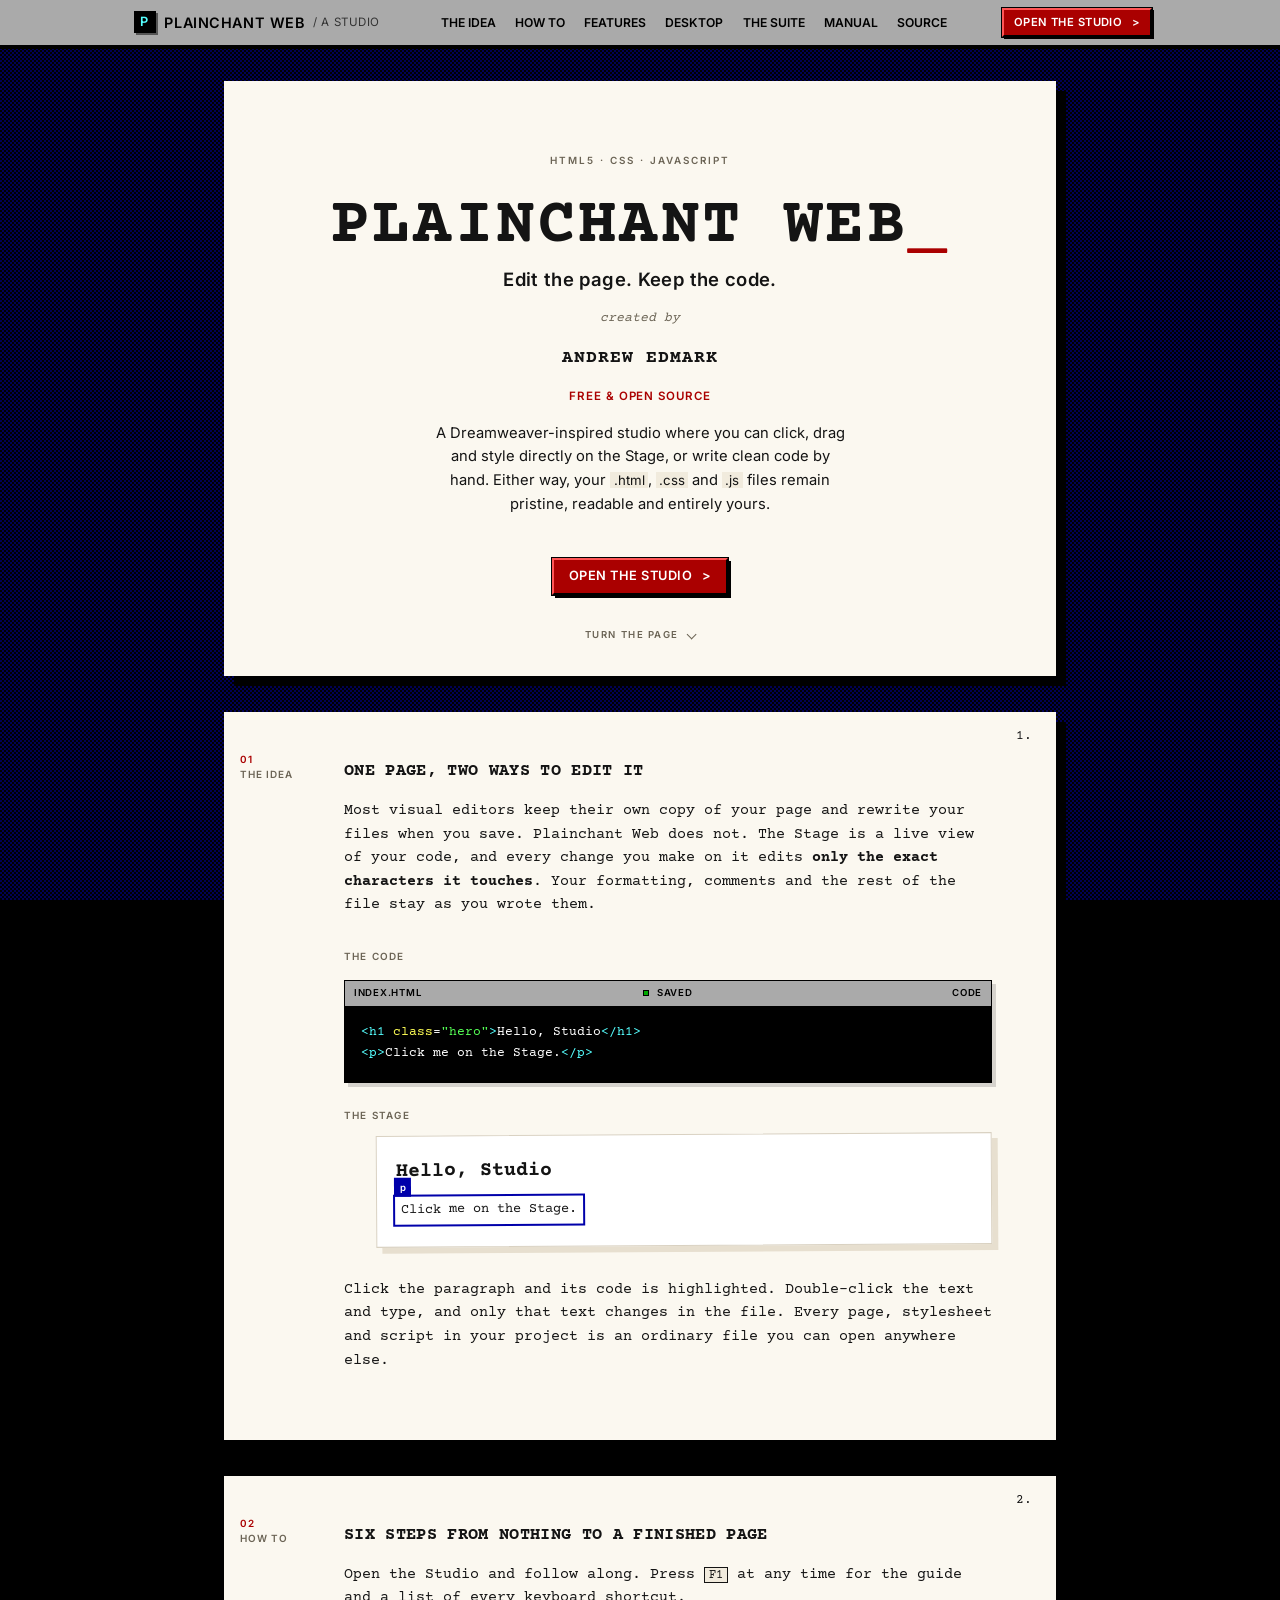
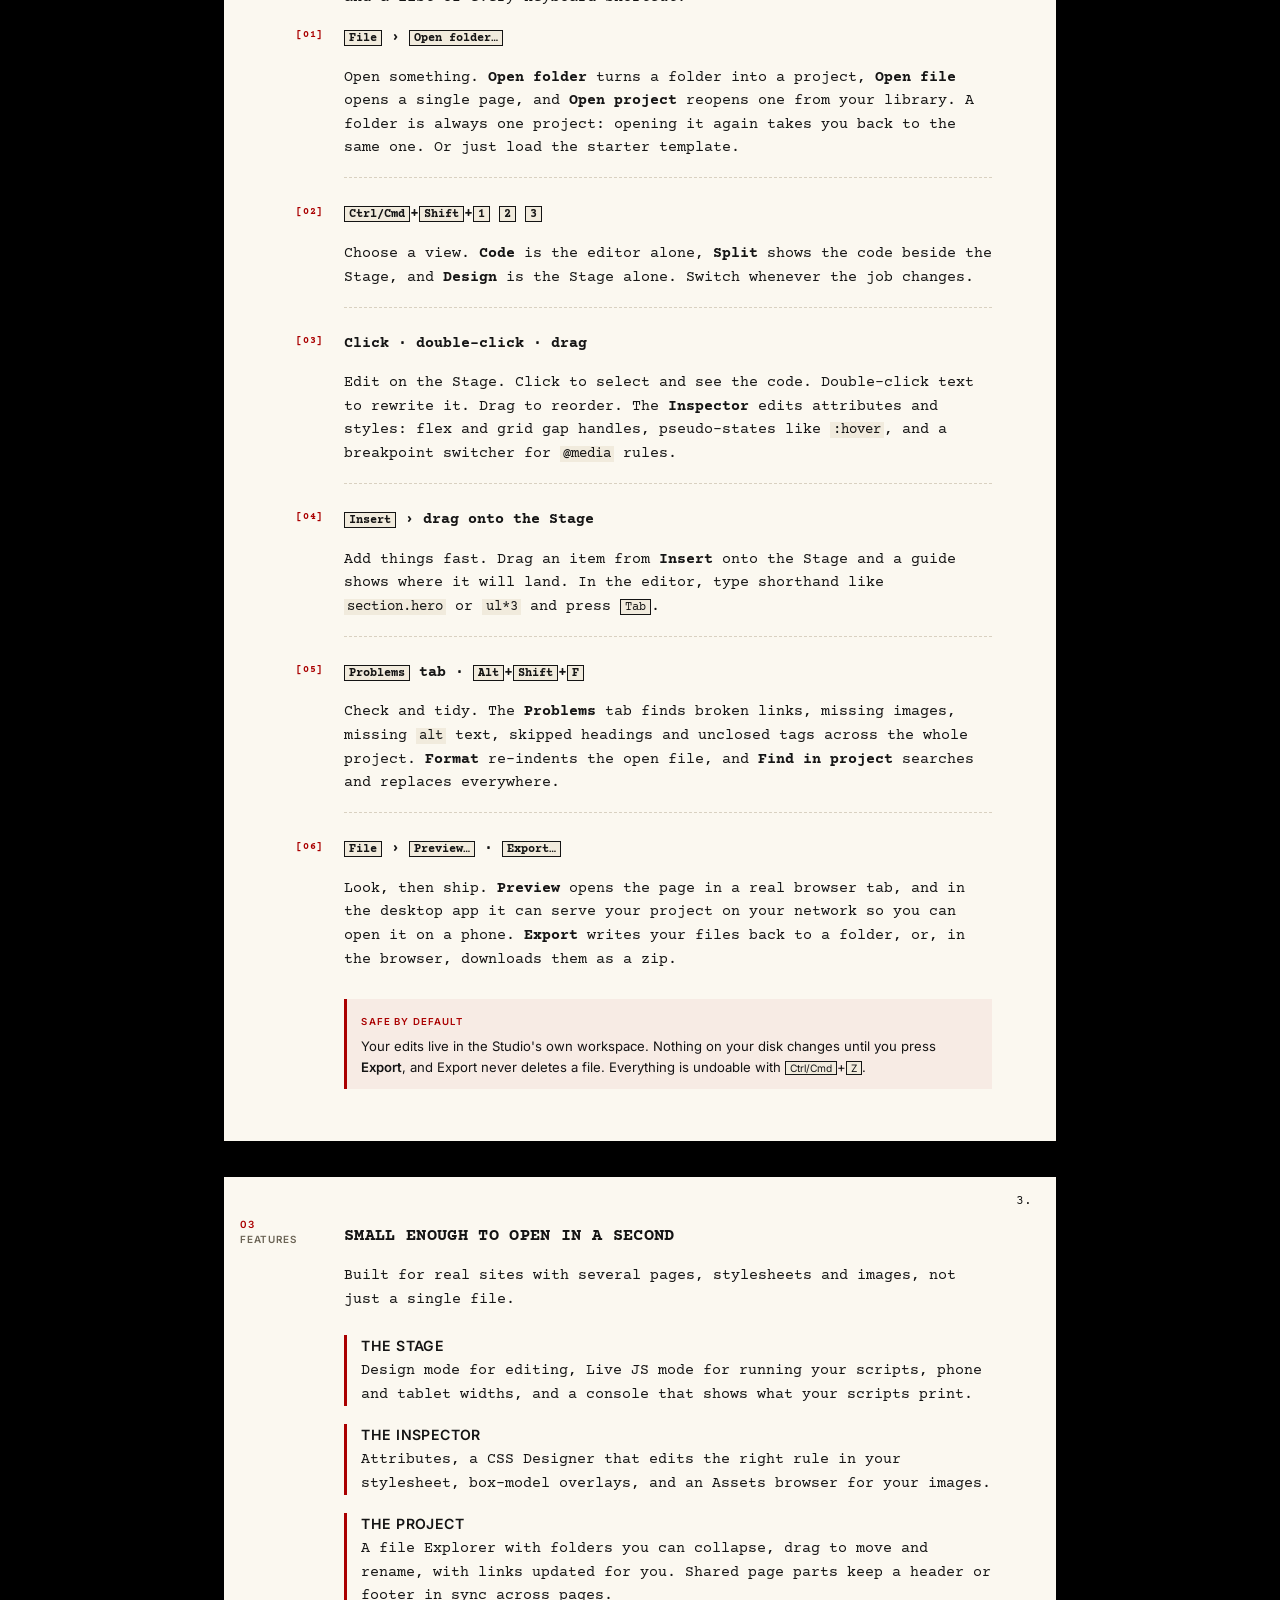
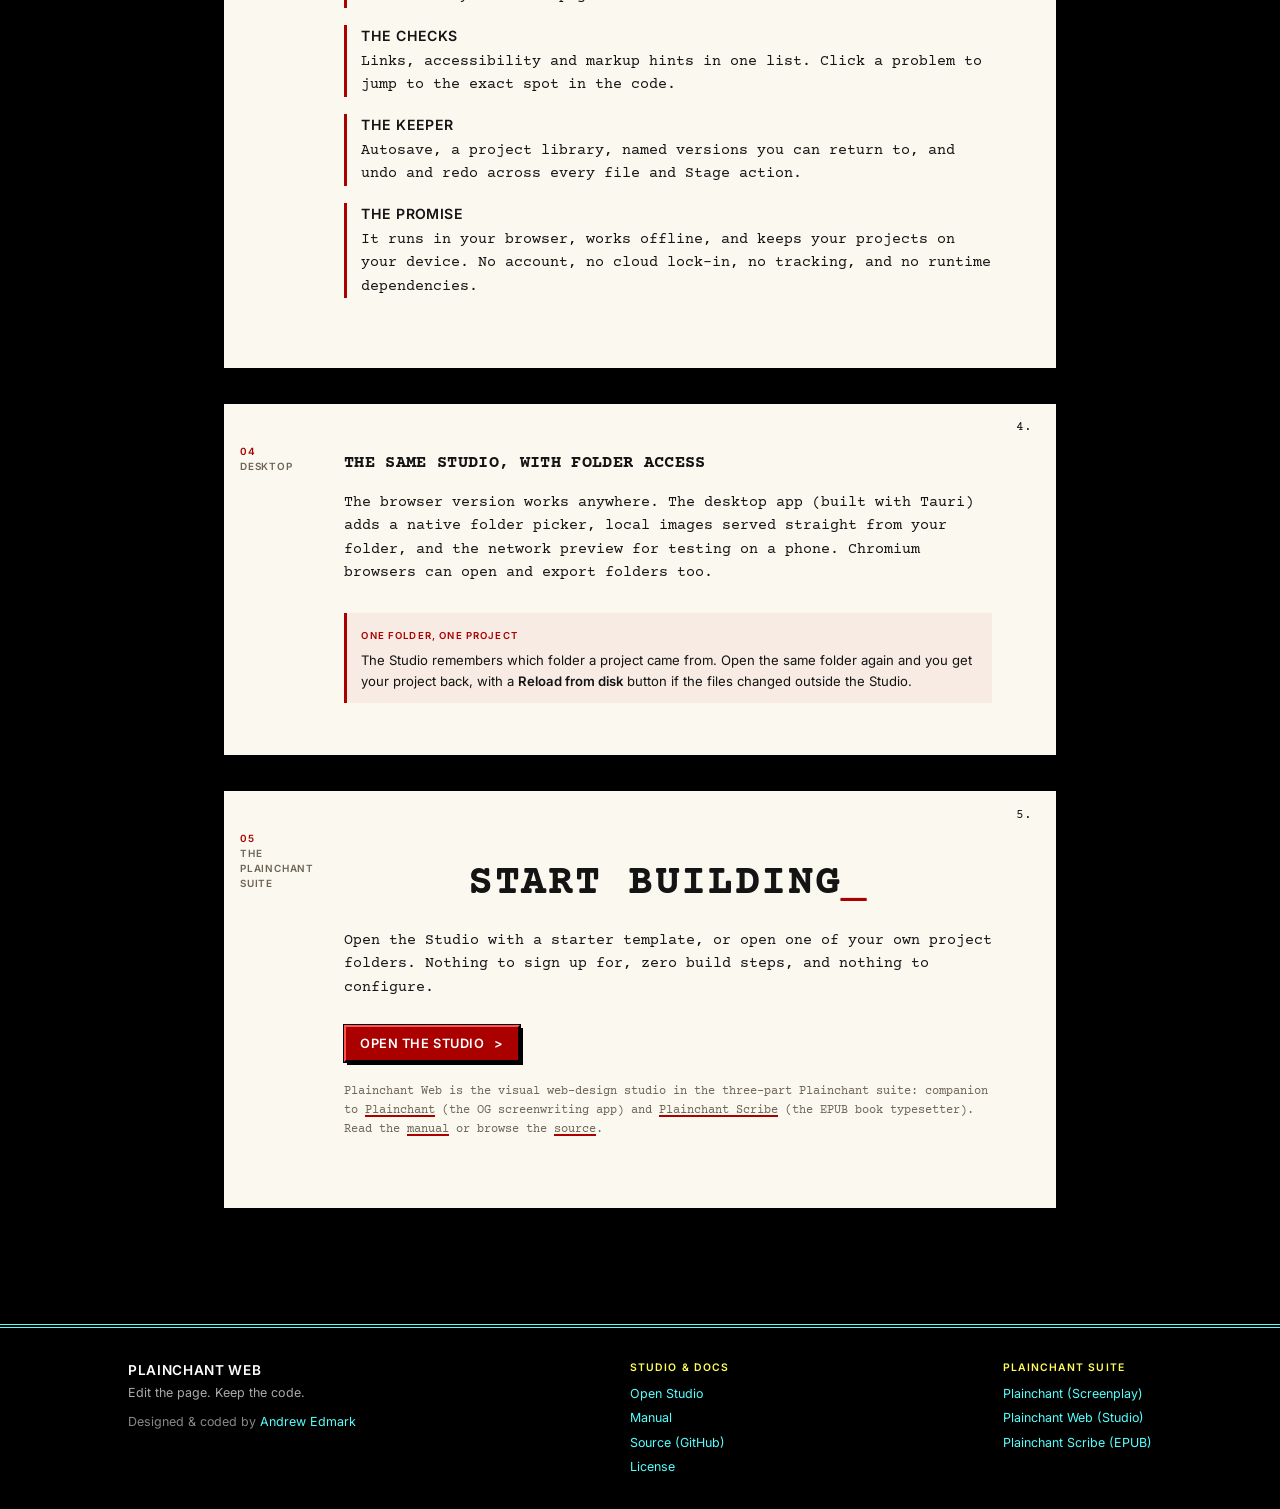
<file: index.html>
<!DOCTYPE html>
<html lang="en">
<head>
    <meta charset="UTF-8">
    <meta name="viewport" content="width=device-width, initial-scale=1.0">
    <title>Plainchant Web: edit the page, keep the code</title>
    <meta name="description" content="A free, offline HTML5, CSS and JavaScript studio. Edit visually on the Stage or in code; your .html, .css and .js files stay the single source of truth.">
    <meta name="author" content="Andrew Edmark">
    <meta name="theme-color" content="#000000">
    <link rel="icon" href="icons/icon.svg" type="image/svg+xml">
    <link rel="apple-touch-icon" href="icons/apple-touch-icon.png">
    <link rel="stylesheet" href="src/home.css">
</head>
<body>
<a class="skip" href="#main">Skip to the guide</a>

<header class="site-head">
    <div class="wrap">
        <a class="brand" href="index.html" aria-label="Plainchant Web home">
            <span class="brand-mark" aria-hidden="true">P</span>
            <span>Plainchant Web</span>
            <small>/ a studio</small>
        </a>
        <nav class="nav" aria-label="Main navigation">
            <a href="#premise">The idea</a>
            <a href="#primer">How to</a>
            <a href="#features">Features</a>
            <a href="#desktop">Desktop</a>
            <a href="#suite">The suite</a>
            <a href="docs/manual.html">Manual</a>
            <a href="https://github.com/aedmark/plainchant-web">Source</a>
        </nav>
        <a class="btn primary" href="app.html">Open the Studio <span aria-hidden="true">&gt;</span></a>
    </div>
</header>

<main id="main" class="desk">
    <article class="script" aria-label="Plainchant Web, a quick guide in five pages">

        <section class="sheet title-sheet" aria-labelledby="title">
            <p class="title-kicker">HTML5 · CSS · JavaScript</p>
            <h1 id="title">Plainchant Web<span class="cursor" aria-hidden="true">_</span></h1>
            <p class="title-tagline">Edit the page. Keep the code.</p>
            <p class="title-by">created by</p>
            <p class="title-author">Andrew Edmark</p>
            <p class="title-meta"><span>Free &amp; Open Source</span></p>
            <p class="title-lede">A Dreamweaver-inspired studio where you can click, drag and style directly on the Stage, or write clean code by hand. Either way, your <code>.html</code>, <code>.css</code> and <code>.js</code> files remain pristine, readable and entirely yours.</p>
            <p class="title-action"><a class="btn primary" href="app.html">Open the Studio <span aria-hidden="true">&gt;</span></a></p>

            <p class="title-turn" aria-hidden="true">Turn the page <span></span></p>
        </section>

        <section class="sheet" id="premise" aria-labelledby="premise-title">
            <span class="page-number" aria-hidden="true">1.</span>
            <p class="page-label"><span>01</span> The idea</p>
            <h2 class="scene" id="premise-title">One page, two ways to edit it</h2>
            <p class="action">Most visual editors keep their own copy of your page and rewrite your files when you save. Plainchant Web does not. The Stage is a live view of your code, and every change you make on it edits <b>only the exact characters it touches</b>. Your formatting, comments and the rest of the file stay as you wrote them.</p>

            <figure class="demo">
                <p class="demo-label">The code</p>
                <div class="code-view">
                    <p class="code-bar"><span>index.html</span><span class="code-status"><i aria-hidden="true"></i> Saved</span><span>Code</span></p>
                    <pre class="code-body"><span class="c-tag">&lt;h1</span> <span class="c-attr">class</span>=<span class="c-str">"hero"</span><span class="c-tag">&gt;</span>Hello, Studio<span class="c-tag">&lt;/h1&gt;</span>
<span class="c-tag">&lt;p&gt;</span>Click me on the Stage.<span class="c-tag">&lt;/p&gt;</span></pre>
                </div>
                <p class="demo-label">The Stage</p>
                <div class="stage-view" role="img" aria-label="The same two lines drawn as a web page, with the paragraph selected and its tag name shown on a small badge.">
                    <h3>Hello, Studio</h3>
                    <p class="selected"><span class="badge">p</span>Click me on the Stage.</p>
                </div>
            </figure>

            <p class="action">Click the paragraph and its code is highlighted. Double-click the text and type, and only that text changes in the file. Every page, stylesheet and script in your project is an ordinary file you can open anywhere else.</p>
        </section>

        <section class="sheet" id="primer" aria-labelledby="primer-title">
            <span class="page-number" aria-hidden="true">2.</span>
            <p class="page-label"><span>02</span> How to</p>
            <h2 class="scene" id="primer-title">Six steps from nothing to a finished page</h2>
            <p class="action">Open the Studio and follow along. Press <kbd>F1</kbd> at any time for the guide and a list of every keyboard shortcut.</p>

            <div class="lesson">
                <span class="lesson-index" aria-hidden="true">01</span>
                <p class="sample-key"><kbd>File</kbd> &rsaquo; <kbd>Open folder…</kbd></p>
                <p class="action">Open something. <b>Open folder</b> turns a folder into a project, <b>Open file</b> opens a single page, and <b>Open project</b> reopens one from your library. A folder is always one project: opening it again takes you back to the same one. Or just load the starter template.</p>
            </div>

            <div class="lesson">
                <span class="lesson-index" aria-hidden="true">02</span>
                <p class="sample-key"><kbd>Ctrl/Cmd</kbd>+<kbd>Shift</kbd>+<kbd>1</kbd> <kbd>2</kbd> <kbd>3</kbd></p>
                <p class="action">Choose a view. <b>Code</b> is the editor alone, <b>Split</b> shows the code beside the Stage, and <b>Design</b> is the Stage alone. Switch whenever the job changes.</p>
            </div>

            <div class="lesson">
                <span class="lesson-index" aria-hidden="true">03</span>
                <p class="sample-key">Click &middot; double-click &middot; drag</p>
                <p class="action">Edit on the Stage. Click to select and see the code. Double-click text to rewrite it. Drag to reorder. The <b>Inspector</b> edits attributes and styles: flex and grid gap handles, pseudo-states like <code>:hover</code>, and a breakpoint switcher for <code>@media</code> rules.</p>
            </div>

            <div class="lesson">
                <span class="lesson-index" aria-hidden="true">04</span>
                <p class="sample-key"><kbd>Insert</kbd> &rsaquo; drag onto the Stage</p>
                <p class="action">Add things fast. Drag an item from <b>Insert</b> onto the Stage and a guide shows where it will land. In the editor, type shorthand like <code>section.hero</code> or <code>ul*3</code> and press <kbd>Tab</kbd>.</p>
            </div>

            <div class="lesson">
                <span class="lesson-index" aria-hidden="true">05</span>
                <p class="sample-key"><kbd>Problems</kbd> tab &middot; <kbd>Alt</kbd>+<kbd>Shift</kbd>+<kbd>F</kbd></p>
                <p class="action">Check and tidy. The <b>Problems</b> tab finds broken links, missing images, missing <code>alt</code> text, skipped headings and unclosed tags across the whole project. <b>Format</b> re-indents the open file, and <b>Find in project</b> searches and replaces everywhere.</p>
            </div>

            <div class="lesson">
                <span class="lesson-index" aria-hidden="true">06</span>
                <p class="sample-key"><kbd>File</kbd> &rsaquo; <kbd>Preview…</kbd> &middot; <kbd>Export…</kbd></p>
                <p class="action">Look, then ship. <b>Preview</b> opens the page in a real browser tab, and in the desktop app it can serve your project on your network so you can open it on a phone. <b>Export</b> writes your files back to a folder, or, in the browser, downloads them as a zip.</p>
            </div>

            <aside class="margin-note">
                <span class="note-tag">Safe by default</span>
                <p>Your edits live in the Studio's own workspace. Nothing on your disk changes until you press <b>Export</b>, and Export never deletes a file. Everything is undoable with <kbd>Ctrl/Cmd</kbd>+<kbd>Z</kbd>.</p>
            </aside>
        </section>

        <section class="sheet" id="features" aria-labelledby="features-title">
            <span class="page-number" aria-hidden="true">3.</span>
            <p class="page-label"><span>03</span> Features</p>
            <h2 class="scene" id="features-title">Small enough to open in a second</h2>
            <p class="action">Built for real sites with several pages, stylesheets and images, not just a single file.</p>

            <dl class="features">
                <div class="feature">
                    <dt>The Stage</dt>
                    <dd>Design mode for editing, Live JS mode for running your scripts, phone and tablet widths, and a console that shows what your scripts print.</dd>
                </div>
                <div class="feature">
                    <dt>The Inspector</dt>
                    <dd>Attributes, a CSS Designer that edits the right rule in your stylesheet, box-model overlays, and an Assets browser for your images.</dd>
                </div>
                <div class="feature">
                    <dt>The Project</dt>
                    <dd>A file Explorer with folders you can collapse, drag to move and rename, with links updated for you. Shared page parts keep a header or footer in sync across pages.</dd>
                </div>
                <div class="feature">
                    <dt>The Checks</dt>
                    <dd>Links, accessibility and markup hints in one list. Click a problem to jump to the exact spot in the code.</dd>
                </div>
                <div class="feature">
                    <dt>The Keeper</dt>
                    <dd>Autosave, a project library, named versions you can return to, and undo and redo across every file and Stage action.</dd>
                </div>
                <div class="feature">
                    <dt>The Promise</dt>
                    <dd>It runs in your browser, works offline, and keeps your projects on your device. No account, no cloud lock-in, no tracking, and no runtime dependencies.</dd>
                </div>
            </dl>
        </section>

        <section class="sheet" id="desktop" aria-labelledby="desktop-title">
            <span class="page-number" aria-hidden="true">4.</span>
            <p class="page-label"><span>04</span> Desktop</p>
            <h2 class="scene" id="desktop-title">The same studio, with folder access</h2>
            <p class="action">The browser version works anywhere. The desktop app (built with Tauri) adds a native folder picker, local images served straight from your folder, and the network preview for testing on a phone. Chromium browsers can open and export folders too.</p>
            <aside class="margin-note">
                <span class="note-tag">One folder, one project</span>
                <p>The Studio remembers which folder a project came from. Open the same folder again and you get your project back, with a <b>Reload from disk</b> button if the files changed outside the Studio.</p>
            </aside>
        </section>

        <section class="sheet" id="suite" aria-labelledby="end-title">
            <span class="page-number" aria-hidden="true">5.</span>
            <p class="page-label"><span>05</span> The Plainchant Suite</p>
            <h2 class="end-title" id="end-title">Start building<span class="cursor" aria-hidden="true">_</span></h2>
            <p class="action">Open the Studio with a starter template, or open one of your own project folders. Nothing to sign up for, zero build steps, and nothing to configure.</p>
            <p class="title-action"><a class="btn primary" href="app.html">Open the Studio <span aria-hidden="true">&gt;</span></a></p>
            <p class="action small">Plainchant Web is the visual web-design studio in the three-part Plainchant suite: companion to <a href="https://github.com/aedmark/plainchant">Plainchant</a> (the OG screenwriting app) and <a href="https://github.com/aedmark/plainchant-scribe">Plainchant Scribe</a> (the EPUB book typesetter). Read the <a href="docs/manual.html">manual</a> or browse the <a href="https://github.com/aedmark/plainchant-web">source</a>.</p>
        </section>
    </article>
</main>

<footer class="site-foot">
    <div class="wrap">
        <div class="foot-col">
            <p class="foot-brand">Plainchant Web <span>Edit the page. Keep the code.</span></p>
            <p class="foot-credit">Designed &amp; coded by <a href="https://github.com/aedmark/">Andrew Edmark</a></p>
        </div>
        <div class="foot-links-group">
            <span class="foot-group-label">Studio &amp; Docs</span>
            <a href="app.html">Open Studio</a>
            <a href="docs/manual.html">Manual</a>
            <a href="https://github.com/aedmark/plainchant-web">Source (GitHub)</a>
            <a href="LICENSE">License</a>
        </div>
        <div class="foot-links-group">
            <span class="foot-group-label">Plainchant Suite</span>
            <a href="https://github.com/aedmark/plainchant">Plainchant (Screenplay)</a>
            <a href="index.html">Plainchant Web (Studio)</a>
            <a href="https://github.com/aedmark/plainchant-scribe">Plainchant Scribe (EPUB)</a>
        </div>
    </div>
</footer>
</body>
</html>
</file>
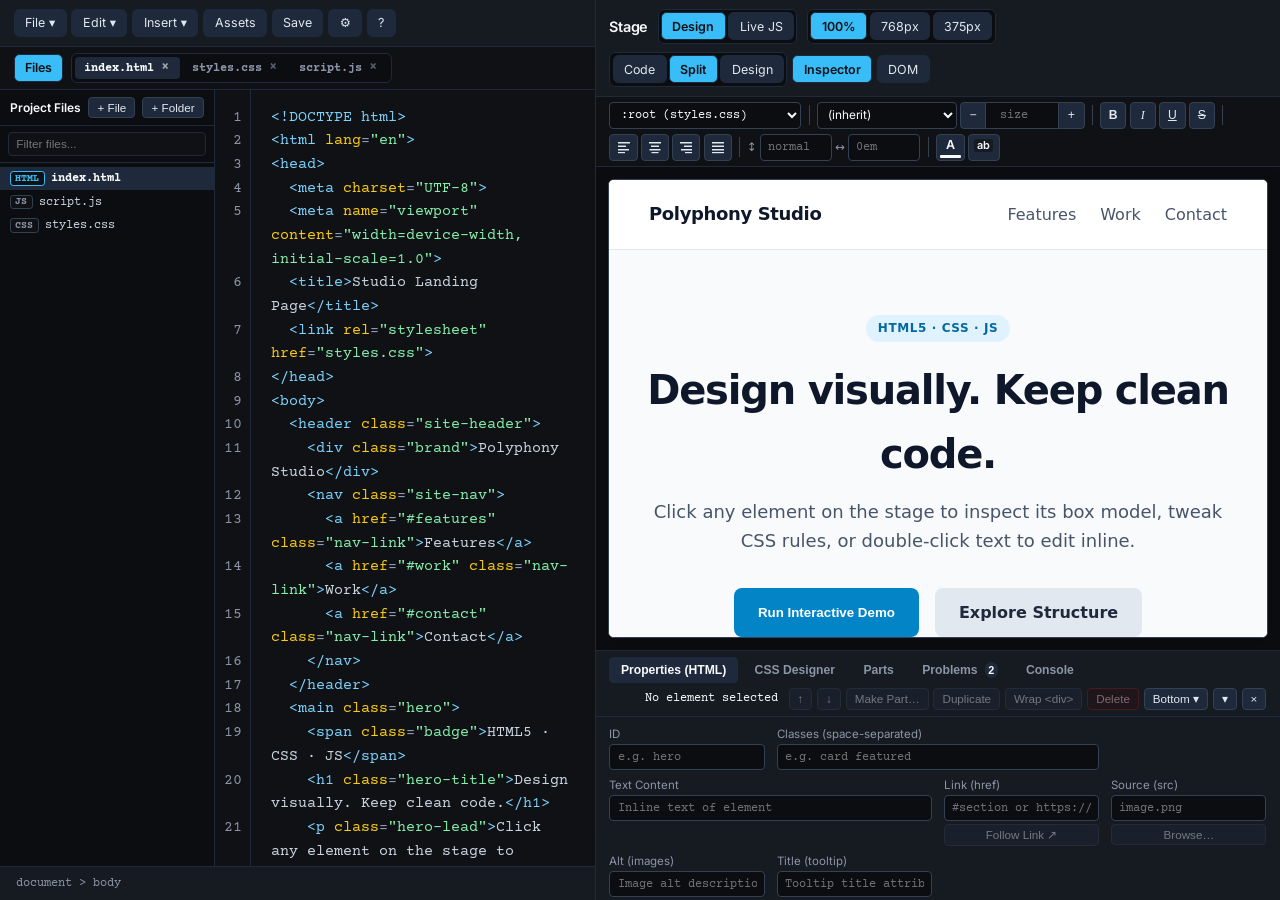
<file: app.html>
<!DOCTYPE html>
<html lang="en">
<head>
    <meta charset="UTF-8">
    <meta name="viewport"
          content="width=device-width, initial-scale=1.0, viewport-fit=cover, interactive-widget=resizes-content">
    <title>Plainchant Web: WYSIWYG HTML5, CSS &amp; JS Studio</title>
    <meta name="description"
          content="Dreamweaver-inspired HTML5, CSS, and JavaScript WYSIWYG studio: edit code and visual design in harmony.">
    <meta name="theme-color" content="#0f1115">
    <meta name="apple-mobile-web-app-title" content="Plainchant Web">
    <link rel="icon" href="icons/icon.svg" type="image/svg+xml">
    <link rel="apple-touch-icon" href="icons/apple-touch-icon.png">
    <link rel="stylesheet" href="src/styles.css">
</head>
<body data-view="write" data-panes="both">

<div class="mobile-bar">
    <div class="seg" role="group" aria-label="View">
        <button id="tabWrite" type="button" aria-pressed="true">Code</button>
        <button id="tabPreview" type="button" aria-pressed="false">Stage</button>
    </div>
    <button id="menuBtn" type="button" class="btn menu-btn" aria-label="Menu" aria-haspopup="true"
            aria-expanded="false">
        <svg width="20" height="20" viewBox="0 0 20 20" fill="currentColor" aria-hidden="true">
            <circle cx="4" cy="10" r="1.75"/>
            <circle cx="10" cy="10" r="1.75"/>
            <circle cx="16" cy="10" r="1.75"/>
        </svg>
    </button>
</div>

<div class="pane-void" role="main" aria-label="Code Editor">
    <div class="header">
        <div class="button-group">
            <div class="menu-wrap">
                <button id="fileMenuBtn" type="button" class="btn" aria-haspopup="true" aria-expanded="false" aria-controls="fileMenuPanel" title="Projects, folders, export, and preview">File &#9662;</button>
                <div id="fileMenuPanel" class="menu-panel" role="menu" aria-label="File" hidden>
                    <button id="newBtn" type="button" class="menu-item" role="menuitem" title="Start a blank project"><span>New project</span></button>
                    <button id="openFileBtn" type="button" class="menu-item" role="menuitem" title="Open a single .html, .css, or .js file as its own project"><span>Open file&hellip;</span></button>
                    <button id="folderBtn" type="button" class="menu-item" role="menuitem" title="Open a folder as a project (a folder that is already a project opens that project)"><span>Open folder&hellip;</span></button>
                    <button id="libraryBtn" type="button" class="menu-item" role="menuitem" title="Open a project from your library"><span>Open project&hellip;</span></button>
                    <button id="exportBtn" type="button" class="menu-item" role="menuitem" title="Export project to disk or bundle"><span>Export&hellip;</span></button>
                    <button id="previewBtn" type="button" class="menu-item" role="menuitem" title="Preview the project in a real browser or on a phone"><span>Preview&hellip;</span></button>
                </div>
            </div>
            <div class="menu-wrap">
                <button id="editMenuBtn" type="button" class="btn" aria-haspopup="true" aria-expanded="false" aria-controls="editMenuPanel" title="Undo, redo, copy, format, and find">Edit &#9662;</button>
                <div id="editMenuPanel" class="menu-panel" role="menu" aria-label="Edit" hidden>
                    <button id="undoBtn" type="button" class="menu-item" role="menuitem" title="Undo (Ctrl/Cmd+Z)" disabled><span>Undo</span><kbd>Ctrl/Cmd+Z</kbd></button>
                    <button id="redoBtn" type="button" class="menu-item" role="menuitem" title="Redo (Ctrl/Cmd+Shift+Z or Ctrl+Y)" disabled><span>Redo</span><kbd>Ctrl/Cmd+Shift+Z</kbd></button>
                    <div class="menu-sep" role="separator"></div>
                    <button id="copyBtn" type="button" class="menu-item" role="menuitem" title="Copy current file"><span>Copy file</span></button>
                    <button id="formatBtn" type="button" class="menu-item" role="menuitem" title="Re-indent and tidy the open HTML, CSS, or JS file"><span>Format file</span><kbd>Alt+Shift+F</kbd></button>
                    <button id="menuFindBtn" type="button" class="menu-item" role="menuitem" title="Find in the open file"><span>Find&hellip;</span><kbd>Ctrl/Cmd+F</kbd></button>
                    <button id="menuReplaceBtn" type="button" class="menu-item" role="menuitem" title="Find and replace in the open file"><span>Replace&hellip;</span><kbd>Ctrl/Cmd+H</kbd></button>
                    <button id="menuFindProjectBtn" type="button" class="menu-item" role="menuitem" title="Find and replace across the project"><span>Find in project&hellip;</span><kbd>Ctrl/Cmd+Shift+F</kbd></button>
                </div>
            </div>
            <div class="insert-dropdown-wrap">
                <button id="insertMenuBtn" type="button" class="btn" aria-haspopup="true" aria-expanded="false" title="Insert HTML5 Element (click an item, or drag it onto the Design Stage)">Insert &#9662;</button>
                <div id="insertMenu" class="insert-bar insert-dropdown" role="menu" aria-label="Insert HTML5 Element" hidden>
                    <button type="button" class="ins-btn" role="menuitem" data-insert="section" title="Insert &lt;section&gt;"><span>Section</span><code>&lt;section&gt;</code></button>
                    <button type="button" class="ins-btn" role="menuitem" data-insert="article" title="Insert &lt;article class='card'&gt;"><span>Card</span><code>&lt;article&gt;</code></button>
                    <button type="button" class="ins-btn" role="menuitem" data-insert="flex" title="Insert Flex Row"><span>Flex Row</span><code>.flex-row</code></button>
                    <button type="button" class="ins-btn" role="menuitem" data-insert="grid" title="Insert 3-Column Grid"><span>3-Col Grid</span><code>.grid-3</code></button>
                    <button type="button" class="ins-btn" role="menuitem" data-insert="div" title="Insert &lt;div&gt;"><span>Container</span><code>&lt;div&gt;</code></button>
                    <button type="button" class="ins-btn" role="menuitem" data-insert="heading" title="Insert &lt;h2&gt;"><span>Heading</span><code>&lt;h2&gt;</code></button>
                    <button type="button" class="ins-btn" role="menuitem" data-insert="paragraph" title="Insert &lt;p&gt;"><span>Paragraph</span><code>&lt;p&gt;</code></button>
                    <button type="button" class="ins-btn" role="menuitem" data-insert="button" title="Insert &lt;button&gt;"><span>Button</span><code>&lt;button&gt;</code></button>
                    <button type="button" class="ins-btn" role="menuitem" data-insert="link" title="Insert &lt;a&gt;"><span>Link</span><code>&lt;a&gt;</code></button>
                    <button type="button" class="ins-btn" role="menuitem" data-insert="image" title="Insert &lt;img&gt;"><span>Image</span><code>&lt;img&gt;</code></button>
                    <button type="button" class="ins-btn" role="menuitem" data-insert="list" title="Insert &lt;ul&gt;"><span>List</span><code>&lt;ul&gt;</code></button>
                    <button type="button" class="ins-btn" role="menuitem" data-insert="form" title="Insert &lt;form&gt;"><span>Form</span><code>&lt;form&gt;</code></button>
                </div>
            </div>
            <button id="assetsBtn" type="button" class="btn" title="Browse and add the project's images">Assets</button>
            <button id="saveBtn" type="button" class="btn" title="Save project to Studio workspace (Ctrl/Cmd+S)">Save</button>
            <button id="settingsBtn" type="button" class="btn help-btn" aria-label="Settings" title="Settings">
                <span class="txt-short" aria-hidden="true">&#9881;</span><span class="txt-long">Settings</span>
            </button>
            <button id="helpBtn" type="button" class="btn help-btn" aria-label="Help" title="Help (F1)">
                <span class="txt-short" aria-hidden="true">?</span><span class="txt-long">Help</span>
            </button>
        </div>
    </div>

    <div class="tab-strip">
        <button id="toggleExplorerBtn" type="button" class="btn explorer-toggle" aria-pressed="true" title="Toggle Project File Explorer">Files</button>
        <div id="fileTabs" class="file-tabs" role="tablist" aria-label="Open files">
            <button type="button" class="file-tab" role="tab" data-file="index.html" data-tab="html" aria-selected="true">index.html</button>
            <button type="button" class="file-tab" role="tab" data-file="styles.css" data-tab="css" aria-selected="false">styles.css</button>
            <button type="button" class="file-tab" role="tab" data-file="script.js" data-tab="js" aria-selected="false">script.js</button>
        </div>
    </div>

    <div id="file-bar" class="file-bar" role="region" aria-label="Imported project workspace" hidden>
        <span id="fileBarText" aria-live="polite"></span>
        <span class="file-bar-actions">
            <button type="button" class="mini" id="fileReloadBtn" title="Replace the Studio copy with the files now on disk (undoable)" hidden>Reload from disk</button>
            <button type="button" class="mini" id="fileSyncNowBtn" title="Open Export dialog to write changes back to disk">Export to Disk&hellip;</button>
            <button type="button" class="mini" id="fileUnlinkBtn" title="Detach source folder reference">Detach</button>
        </span>
    </div>

    <div id="findBar" class="find-bar" role="search" aria-label="Find and replace in the current file" hidden>
        <input type="text" id="findInput" placeholder="Find" aria-label="Find" autocomplete="off" spellcheck="false">
        <button type="button" class="mini" id="findCaseBtn" aria-pressed="false" title="Match case">Aa</button>
        <button type="button" class="mini" id="findScopeBtn" aria-pressed="false" title="Search every file in the project (Ctrl/Cmd+Shift+F)">Project</button>
        <span id="findCount" class="find-count" aria-live="polite"></span>
        <button type="button" class="mini" id="findPrevBtn" title="Previous match (Shift+Enter)">&uarr;</button>
        <button type="button" class="mini" id="findNextBtn" title="Next match (Enter)">&darr;</button>
        <input type="text" id="replaceInput" placeholder="Replace" aria-label="Replace with" autocomplete="off" spellcheck="false">
        <button type="button" class="mini" id="replaceBtn" title="Replace the current match (Enter in the Replace box)">Replace</button>
        <button type="button" class="mini" id="replaceAllBtn" title="Replace every match in this file">Replace All</button>
        <button type="button" class="mini" id="findCloseBtn" aria-label="Close find bar" title="Close (Esc)">&times;</button>
    </div>

    <div id="findResults" class="find-results" hidden>
        <div class="find-results-head">
            <span id="findResultsSummary" aria-live="polite"></span>
        </div>
        <div id="findResultsList" class="find-results-list"></div>
    </div>

    <div class="workspace-body">
        <aside id="fileExplorer" class="file-explorer" aria-label="Project File Explorer">
            <div class="explorer-header">
                <span id="explorerTitle" class="explorer-title">Project Files</span>
                <button type="button" id="newFileBtn" class="mini" title="Create a new file in this project">+ File</button>
                <button type="button" id="newFolderBtn" class="mini" title="Create a new folder in this project">+ Folder</button>
            </div>
            <div class="explorer-search-wrap">
                <input type="search" id="explorerFilter" class="explorer-search" placeholder="Filter files..." aria-label="Filter project files" autocomplete="off">
            </div>
            <div id="explorerTree" class="explorer-tree" role="tree" aria-label="Files in project"></div>
        </aside>
        <div class="editor-wrap">
            <div id="editorGutter" class="editor-gutter" aria-hidden="true"></div>
            <textarea id="editor" aria-label="Source code" spellcheck="false"
                      placeholder="Type HTML, CSS, or JavaScript here..."></textarea>
        </div>
    </div>

    <div class="element-bar" role="toolbar" aria-label="DOM Path and Suggestions">
        <div id="breadcrumbBar" class="breadcrumb-bar" role="navigation" aria-label="Tag selector">
            <span class="crumb-empty">body</span>
        </div>
        <div class="suggestions" role="group" aria-label="Code suggestions" hidden></div>
        <p id="suggestSay" class="sr-only" role="status" aria-live="polite"></p>
    </div>
</div>

<div class="pane-canvas" role="region" aria-label="Design and Live Stage">
    <div class="header">
        <div class="stage-header-left">
            <h2>Stage</h2>
            <div class="mode-switch" role="group" aria-label="Stage Mode">
                <button type="button" id="modeDesignBtn" class="mode-btn" data-mode="design" aria-pressed="true"
                        title="Design Mode: click elements to inspect, double-click text to edit inline">Design
                </button>
                <button type="button" id="modeLiveBtn" class="mode-btn" data-mode="live" aria-pressed="false"
                        title="Live Mode: run interactive JavaScript and test links">Live JS
                </button>
            </div>
            <div class="viewport-switch" role="group" aria-label="Viewport size">
                <button type="button" class="vp-btn" data-vp="full" aria-pressed="true" title="Full responsive width">100%</button>
                <button type="button" class="vp-btn" data-vp="tablet" aria-pressed="false" title="Tablet (768px)">768px</button>
                <button type="button" class="vp-btn" data-vp="mobile" aria-pressed="false" title="Mobile (375px)">375px</button>
            </div>
        </div>
        <div class="canvas-tools">
            <div id="panesSwitch" class="panes-switch" role="group" aria-label="Workspace Layout">
                <button type="button" data-panes="write" aria-pressed="false" aria-label="Code only"
                        title="Code view only (Ctrl/Cmd+Shift+1)">Code
                </button>
                <button type="button" data-panes="both" aria-pressed="true" aria-label="Split Code and Stage"
                        title="Split view (Ctrl/Cmd+Shift+2)">Split
                </button>
                <button type="button" data-panes="preview" aria-pressed="false" aria-label="Stage only"
                        title="Design/Live Stage only (Ctrl/Cmd+Shift+3)">Design
                </button>
            </div>
            <button type="button" id="inspectorToggleBtn" class="canvas-btn" aria-pressed="true"
                    title="Toggle Properties &amp; CSS Designer panel">Inspector
            </button>
            <button type="button" id="outlineBtn" class="canvas-btn" aria-haspopup="dialog"
                    title="DOM Tree &amp; Element Outline">DOM
            </button>
        </div>
    </div>

    <div id="styleToolbar" class="style-toolbar" role="toolbar" aria-label="Text and CSS formatting">
        <div class="tb-group tb-target-group">
            <select id="tbCssTarget" class="tb-select tb-target" aria-label="Target CSS rule or inline style" title="Rule or inline style edited by these controls"></select>
            <button type="button" id="tbScopeBadge" class="tb-scope" title="Active breakpoint or pseudo-state — click to open CSS Designer" hidden></button>
        </div>
        <span class="tb-sep" aria-hidden="true"></span>
        <div class="tb-group">
            <select id="tbFontFamily" class="tb-select tb-font" aria-label="Font family" title="Font family">
                <option value="">(inherit)</option>
            </select>
            <div class="tb-stepper">
                <button type="button" id="tbFontDec" class="tb-btn tb-step" title="Decrease font size" aria-label="Decrease font size">&minus;</button>
                <input type="text" id="tbFontSize" class="tb-input tb-size" list="fontSizePresets" placeholder="size" aria-label="Font size" title="Font size (px, rem, em)" autocomplete="off">
                <button type="button" id="tbFontInc" class="tb-btn tb-step" title="Increase font size" aria-label="Increase font size">+</button>
            </div>
        </div>
        <span class="tb-sep" aria-hidden="true"></span>
        <div class="tb-group" role="group" aria-label="Font style">
            <button type="button" id="tbBold" class="tb-btn tb-b" aria-pressed="false" title="Bold (font-weight)">B</button>
            <button type="button" id="tbItalic" class="tb-btn tb-i" aria-pressed="false" title="Italic (font-style)">I</button>
            <button type="button" id="tbUnderline" class="tb-btn tb-u" aria-pressed="false" title="Underline (text-decoration)">U</button>
            <button type="button" id="tbStrike" class="tb-btn tb-s" aria-pressed="false" title="Strikethrough (text-decoration)">S</button>
        </div>
        <span class="tb-sep" aria-hidden="true"></span>
        <div class="tb-group" role="group" aria-label="Text alignment">
            <button type="button" class="tb-btn tb-align" data-align="left" aria-pressed="false" title="Align left" aria-label="Align left">
                <svg width="14" height="14" viewBox="0 0 14 14" fill="currentColor" aria-hidden="true"><rect x="1" y="2" width="12" height="1.5"/><rect x="1" y="5.5" width="8" height="1.5"/><rect x="1" y="9" width="11" height="1.5"/><rect x="1" y="12" width="7" height="1.2"/></svg>
            </button>
            <button type="button" class="tb-btn tb-align" data-align="center" aria-pressed="false" title="Align center" aria-label="Align center">
                <svg width="14" height="14" viewBox="0 0 14 14" fill="currentColor" aria-hidden="true"><rect x="1" y="2" width="12" height="1.5"/><rect x="3" y="5.5" width="8" height="1.5"/><rect x="1.5" y="9" width="11" height="1.5"/><rect x="3.5" y="12" width="7" height="1.2"/></svg>
            </button>
            <button type="button" class="tb-btn tb-align" data-align="right" aria-pressed="false" title="Align right" aria-label="Align right">
                <svg width="14" height="14" viewBox="0 0 14 14" fill="currentColor" aria-hidden="true"><rect x="1" y="2" width="12" height="1.5"/><rect x="5" y="5.5" width="8" height="1.5"/><rect x="2" y="9" width="11" height="1.5"/><rect x="6" y="12" width="7" height="1.2"/></svg>
            </button>
            <button type="button" class="tb-btn tb-align" data-align="justify" aria-pressed="false" title="Justify" aria-label="Justify">
                <svg width="14" height="14" viewBox="0 0 14 14" fill="currentColor" aria-hidden="true"><rect x="1" y="2" width="12" height="1.5"/><rect x="1" y="5.5" width="12" height="1.5"/><rect x="1" y="9" width="12" height="1.5"/><rect x="1" y="12" width="12" height="1.2"/></svg>
            </button>
        </div>
        <span class="tb-sep" aria-hidden="true"></span>
        <div class="tb-group tb-metrics">
            <label class="tb-metric" title="Line height (line-height)">
                <span aria-hidden="true">&#8597;</span>
                <input type="text" id="tbLineHeight" class="tb-input tb-mini-input" list="lineHeightPresets" placeholder="line" aria-label="Line height" autocomplete="off">
            </label>
            <label class="tb-metric" title="Letter spacing (letter-spacing)">
                <span aria-hidden="true">&#8596;</span>
                <input type="text" id="tbLetterSpacing" class="tb-input tb-mini-input" list="letterSpacingPresets" placeholder="track" aria-label="Letter spacing" autocomplete="off">
            </label>
        </div>
        <span class="tb-sep" aria-hidden="true"></span>
        <div class="tb-group">
            <label class="tb-color" title="Text color (color)">
                <span class="tb-color-glyph">A</span>
                <span class="tb-color-bar" id="tbColorBar"></span>
                <input type="color" id="tbColor" value="#0f172a" aria-label="Text color">
            </label>
            <label class="tb-color" title="Background color (background-color)">
                <span class="tb-color-glyph tb-bg-glyph">ab</span>
                <span class="tb-color-bar" id="tbBgBar"></span>
                <input type="color" id="tbBgColor" value="#ffffff" aria-label="Background color">
            </label>
        </div>
    </div>

    <div id="canvasBody" class="canvas-body" data-dock="bottom">
    <div id="render-target" class="stage-viewport">
        <div id="stage-frame-wrap" class="stage-frame-wrap">
            <iframe id="stageFrame" title="Live WYSIWYG Stage" sandbox="allow-scripts allow-same-origin"></iframe>
        </div>
    </div>

    <section id="inspectorPanel" class="inspector-panel dock-bottom" aria-label="Properties, CSS Designer, and Console">
        <div id="inspectorResizer" class="inspector-resizer" role="separator" aria-orientation="vertical" aria-label="Resize Inspector width" tabindex="0" hidden></div>
        <div id="inspectorHeader" class="inspector-header">
            <div class="inspector-tabs" role="tablist" aria-label="Inspector sections">
                <button type="button" class="insp-tab" data-insp="props" aria-selected="true">Properties (HTML)</button>
                <button type="button" class="insp-tab" data-insp="css" aria-selected="false">CSS Designer</button>
                <button type="button" class="insp-tab" data-insp="parts" aria-selected="false">Parts <span id="partsCountBadge" class="console-badge" hidden>0</span></button>
                <button type="button" class="insp-tab" data-insp="problems" aria-selected="false">Problems <span id="problemsCountBadge" class="console-badge" hidden>0</span></button>
                <button type="button" class="insp-tab" data-insp="console" aria-selected="false">Console <span id="consoleCountBadge" class="console-badge" hidden>0</span></button>
            </div>
            <div class="inspector-selection-badge">
                <span id="inspSelectedTag">No element selected</span>
                <div class="insp-actions">
                    <button type="button" class="mini" id="inspMoveUpBtn" title="Move element up (Alt+Up)" disabled>&uarr;</button>
                    <button type="button" class="mini" id="inspMoveDownBtn" title="Move element down (Alt+Down)" disabled>&darr;</button>
                    <button type="button" class="mini" id="inspPartBtn" title="Move the selected element into a shared part file reused across pages" disabled>Make Part&hellip;</button>
                    <button type="button" class="mini" id="inspDupBtn" title="Duplicate selected element" disabled>Duplicate</button>
                    <button type="button" class="mini" id="inspWrapBtn" title="Wrap selected element in a &lt;div&gt;" disabled>Wrap &lt;div&gt;</button>
                    <button type="button" class="mini danger-mini" id="inspDeleteBtn" title="Delete selected element (Del)" disabled>Delete</button>
                    <button type="button" class="mini" id="inspDockBtn" aria-haspopup="menu" aria-expanded="false" title="Choose where the Inspector sits: bottom, top, left, right, or floating">Bottom &#9662;</button>
                    <button type="button" class="mini" id="inspCollapseBtn" title="Collapse or expand inspector body">&#9662;</button>
                    <button type="button" class="mini" id="inspCloseBtn" title="Hide Inspector (Ctrl/Cmd+Shift+I)">&times;</button>
                </div>
            </div>
        </div>

        <div id="inspPropsPane" class="inspector-body">
            <div class="insp-grid">
                <label class="insp-field">
                    <span>ID</span>
                    <input type="text" id="propId" placeholder="e.g. hero" autocomplete="off" disabled>
                </label>
                <label class="insp-field insp-wide">
                    <span>Classes (space-separated)</span>
                    <input type="text" id="propClass" placeholder="e.g. card featured" autocomplete="off" disabled>
                </label>
                <label class="insp-field insp-wide">
                    <span>Text Content</span>
                    <input type="text" id="propText" placeholder="Inline text of element" autocomplete="off" disabled>
                </label>
                <label class="insp-field" id="propHrefWrap">
                    <span>Link (href)</span>
                    <input type="text" id="propHref" placeholder="#section or https://..." autocomplete="off" disabled>
                    <button type="button" class="mini" id="propFollowBtn" title="Open the linked project page in the Studio" disabled>Follow Link &#8599;</button>
                </label>
                <label class="insp-field" id="propSrcWrap">
                    <span>Source (src)</span>
                    <input type="text" id="propSrc" placeholder="image.png" autocomplete="off" disabled>
                    <button type="button" class="mini" id="propSrcBrowseBtn" title="Choose from the project's images" disabled>Browse&hellip;</button>
                </label>
                <label class="insp-field" id="propAltWrap">
                    <span>Alt (images)</span>
                    <input type="text" id="propAlt" placeholder="Image alt description" autocomplete="off" disabled>
                </label>
                <label class="insp-field" id="propTitleWrap">
                    <span>Title (tooltip)</span>
                    <input type="text" id="propTitle" placeholder="Tooltip title attribute" autocomplete="off" disabled>
                </label>
            </div>
        </div>

        <div id="inspCssPane" class="inspector-body" hidden>
            <div class="css-target-bar">
                <label class="insp-inline-label">
                    <span>Target Rule:</span>
                    <select id="cssTargetSelect" aria-label="Target CSS selector or inline style"></select>
                </label>
                <button type="button" class="mini" id="cssJumpRuleBtn" title="Jump to this CSS rule in the Code editor">Go to CSS &#8599;</button>
                <input type="text" id="cssCustomSelector" class="css-custom-input" placeholder=".new-class or #id" aria-label="Custom CSS selector">
                <button type="button" class="mini" id="cssAddRuleBtn">Use Selector</button>
                <span id="cssBoxSummary" class="css-box-summary" aria-live="polite"></span>
            </div>
            <div id="cssMediaBar" class="css-state-bar" role="group" aria-label="Breakpoint to edit and preview">
                <span class="insp-inline-label">Breakpoint:</span>
                <button type="button" class="mini css-state-btn css-media-btn" data-media="" aria-pressed="true" title="Edit the base styles that apply at every screen size">All sizes</button>
                <button type="button" class="mini css-state-btn css-media-btn" data-media="(max-width: 768px)" aria-pressed="false" title="Edit styles inside @media (max-width: 768px) and preview at 768px">&le; 768px</button>
                <button type="button" class="mini css-state-btn css-media-btn" data-media="(max-width: 375px)" aria-pressed="false" title="Edit styles inside @media (max-width: 375px) and preview at 375px">&le; 375px</button>
                <span id="cssMediaHint" class="css-state-hint" aria-live="polite"></span>
            </div>
            <div id="cssStateBar" class="css-state-bar" role="group" aria-label="Pseudo-class state to edit and preview">
                <span class="insp-inline-label">State:</span>
                <button type="button" class="mini css-state-btn" data-state="" aria-pressed="true" title="Edit the normal (resting) rule">Normal</button>
                <button type="button" class="mini css-state-btn" data-state="hover" aria-pressed="false" title="Edit and preview :hover">:hover</button>
                <button type="button" class="mini css-state-btn" data-state="focus" aria-pressed="false" title="Edit and preview :focus">:focus</button>
                <button type="button" class="mini css-state-btn" data-state="active" aria-pressed="false" title="Edit and preview :active">:active</button>
                <button type="button" class="mini css-state-btn" data-state="focus-visible" aria-pressed="false" title="Edit and preview :focus-visible">:focus-visible</button>
                <button type="button" class="mini css-state-btn" data-state="focus-within" aria-pressed="false" title="Edit and preview :focus-within">:focus-within</button>
                <span id="cssStateHint" class="css-state-hint" aria-live="polite"></span>
            </div>
            <div class="insp-grid css-grid">
                <label class="insp-field">
                    <span>Display</span>
                    <select id="cssDisplay">
                        <option value="">(default)</option>
                        <option value="block">block</option>
                        <option value="flex">flex</option>
                        <option value="grid">grid</option>
                        <option value="inline-block">inline-block</option>
                        <option value="inline">inline</option>
                        <option value="none">none</option>
                    </select>
                </label>
                <label class="insp-field">
                    <span>Padding</span>
                    <input type="text" id="cssPadding" placeholder="e.g. 1.5rem">
                </label>
                <label class="insp-field">
                    <span>Margin</span>
                    <input type="text" id="cssMargin" placeholder="e.g. 0 auto">
                </label>
                <label class="insp-field">
                    <span>Gap</span>
                    <input type="text" id="cssGap" placeholder="e.g. 1rem">
                </label>
                <label class="insp-field">
                    <span>Width</span>
                    <input type="text" id="cssWidth" placeholder="e.g. 100% or 400px">
                </label>
                <label class="insp-field">
                    <span>Max Width</span>
                    <input type="text" id="cssMaxWidth" placeholder="e.g. 760px">
                </label>
                <label class="insp-field">
                    <span>Font Family</span>
                    <select id="cssFontFamily">
                        <option value="">(inherit)</option>
                    </select>
                </label>
                <label class="insp-field">
                    <span>Font Size</span>
                    <input type="text" id="cssFontSize" list="fontSizePresets" placeholder="e.g. 1.25rem">
                </label>
                <div class="insp-field">
                    <span>Style</span>
                    <div id="cssStyleToggles" class="insp-toggle-row" role="group" aria-label="Font style">
                        <button type="button" class="tb-btn tb-b" data-style-cmd="bold" aria-pressed="false" title="Bold (font-weight)">B</button>
                        <button type="button" class="tb-btn tb-i" data-style-cmd="italic" aria-pressed="false" title="Italic (font-style)">I</button>
                        <button type="button" class="tb-btn tb-u" data-style-cmd="underline" aria-pressed="false" title="Underline (text-decoration)">U</button>
                        <button type="button" class="tb-btn tb-s" data-style-cmd="strike" aria-pressed="false" title="Strikethrough (text-decoration)">S</button>
                    </div>
                </div>
                <label class="insp-field">
                    <span>Text Align</span>
                    <select id="cssTextAlign">
                        <option value="">(inherit)</option>
                        <option value="left">left</option>
                        <option value="center">center</option>
                        <option value="right">right</option>
                        <option value="justify">justify</option>
                    </select>
                </label>
                <label class="insp-field">
                    <span>Line Height</span>
                    <input type="text" id="cssLineHeight" list="lineHeightPresets" placeholder="e.g. 1.5">
                </label>
                <label class="insp-field">
                    <span>Letter Spacing</span>
                    <input type="text" id="cssLetterSpacing" list="letterSpacingPresets" placeholder="e.g. 0.02em">
                </label>
                <label class="insp-field">
                    <span>Radius</span>
                    <input type="text" id="cssRadius" placeholder="e.g. 0.5rem">
                </label>
                <label class="insp-field">
                    <span>Text Color</span>
                    <div class="color-pair">
                        <input type="color" id="cssColorPicker" value="#0f172a" aria-label="Pick text color">
                        <input type="text" id="cssColor" placeholder="#0f172a">
                    </div>
                </label>
                <label class="insp-field">
                    <span>Background</span>
                    <div class="color-pair">
                        <input type="color" id="cssBgPicker" value="#ffffff" aria-label="Pick background color">
                        <input type="text" id="cssBg" placeholder="#ffffff">
                    </div>
                </label>
                <div id="cssLayoutGroup" class="insp-layout" hidden>
                    <label class="insp-field">
                        <span>Direction</span>
                        <select id="cssFlexDir">
                            <option value="">(inherit)</option>
                            <option value="row">row</option>
                            <option value="row-reverse">row-reverse</option>
                            <option value="column">column</option>
                            <option value="column-reverse">column-reverse</option>
                        </select>
                    </label>
                    <label class="insp-field">
                        <span>Wrap</span>
                        <select id="cssFlexWrap">
                            <option value="">(inherit)</option>
                            <option value="nowrap">nowrap</option>
                            <option value="wrap">wrap</option>
                            <option value="wrap-reverse">wrap-reverse</option>
                        </select>
                    </label>
                    <label class="insp-field">
                        <span>Justify</span>
                        <select id="cssJustify">
                            <option value="">(inherit)</option>
                            <option value="flex-start">start</option>
                            <option value="center">center</option>
                            <option value="flex-end">end</option>
                            <option value="space-between">space-between</option>
                            <option value="space-around">space-around</option>
                            <option value="space-evenly">space-evenly</option>
                        </select>
                    </label>
                    <label class="insp-field">
                        <span>Align items</span>
                        <select id="cssAlign">
                            <option value="">(inherit)</option>
                            <option value="stretch">stretch</option>
                            <option value="flex-start">start</option>
                            <option value="center">center</option>
                            <option value="flex-end">end</option>
                            <option value="baseline">baseline</option>
                        </select>
                    </label>
                </div>
                <div class="insp-field">
                    <span>Bg Image</span>
                    <div class="color-pair">
                        <button type="button" class="mini" id="cssBgImageBrowseBtn" title="Choose an image from the project">Browse…</button>
                        <input type="text" id="cssBgImage" placeholder="url(images/hero.jpg)" aria-label="Background image">
                    </div>
                </div>
            </div>
        </div>
        <div id="inspPartsPane" class="inspector-body" hidden>
            <p class="parts-help">Shared parts are marked regions (<code>&lt;!-- pc:part src="parts/header.html" --&gt;</code>) kept in step with one part file. Editing the part file updates every page.</p>
            <div id="partsList" class="parts-list"></div>
        </div>
        <div id="inspProblemsPane" class="inspector-body" hidden>
            <div id="problemsFilterBar" class="css-state-bar" role="group" aria-label="Kinds of problems to show">
                <span class="insp-inline-label">Show:</span>
                <button type="button" class="mini css-state-btn problems-filter-btn" data-filter="all" aria-pressed="true">All</button>
                <button type="button" class="mini css-state-btn problems-filter-btn" data-filter="links" aria-pressed="false" title="Broken links and missing files">Links</button>
                <button type="button" class="mini css-state-btn problems-filter-btn" data-filter="accessibility" aria-pressed="false" title="Missing alt text, heading order, labels, and page language">Accessibility</button>
                <button type="button" class="mini css-state-btn problems-filter-btn" data-filter="markup" aria-pressed="false" title="Duplicate ids, unclosed or stray tags, and obsolete elements">Markup</button>
            </div>
            <div class="console-bar">
                <span id="problemsSummary" class="parts-help" aria-live="polite"></span>
                <button type="button" class="mini" id="problemsRecheckBtn" title="Check every page and stylesheet for broken links, accessibility, and markup problems">Re-check</button>
            </div>
            <div id="problemsList" class="parts-list"></div>
        </div>
        <div id="inspConsolePane" class="inspector-body console-pane" hidden>
            <div class="console-bar">
                <div class="console-filters" role="group" aria-label="Console filter">
                    <button type="button" class="mini console-filter" data-console-filter="all" aria-pressed="true">All</button>
                    <button type="button" class="mini console-filter" data-console-filter="error" aria-pressed="false">Errors</button>
                    <button type="button" class="mini console-filter" data-console-filter="warn" aria-pressed="false">Warnings</button>
                    <button type="button" class="mini console-filter" data-console-filter="log" aria-pressed="false">Logs</button>
                </div>
                <button type="button" class="mini" id="consoleClearBtn" title="Clear console output">Clear</button>
            </div>
            <div id="consoleList" class="console-list" role="log" aria-live="polite"></div>
        </div>
    </section>
    </div>
</div>

<div id="ask-modal" class="modal-overlay">
    <form class="modal-content ask-content" role="dialog" aria-modal="true" aria-labelledby="ask-title" id="askForm">
        <div class="modal-header">
            <h2 id="ask-title">Name</h2>
            <button type="button" class="modal-close" data-close aria-label="Close">&times;</button>
        </div>
        <div class="modal-body">
            <label for="askInput" id="askHint" class="ask-hint"></label>
            <input type="text" id="askInput" class="ask-input" autocomplete="off" spellcheck="false">
            <p id="askError" class="ask-error" role="alert" hidden></p>
        </div>
        <div class="modal-footer ask-footer">
            <button type="button" class="btn" data-close>Cancel</button>
            <button type="submit" class="btn primary" id="askOkBtn">Create</button>
        </div>
    </form>
</div>

<div id="confirm-modal" class="modal-overlay">
    <form class="modal-content ask-content" role="alertdialog" aria-modal="true" aria-labelledby="confirm-title" aria-describedby="confirmText" id="confirmForm">
        <div class="modal-header">
            <h2 id="confirm-title">Are you sure?</h2>
            <button type="button" class="modal-close" data-close aria-label="Close">&times;</button>
        </div>
        <div class="modal-body">
            <p id="confirmText" class="ask-hint"></p>
        </div>
        <div class="modal-footer ask-footer">
            <button type="button" class="btn" data-close id="confirmCancelBtn">Cancel</button>
            <button type="submit" class="btn primary" id="confirmOkBtn">OK</button>
        </div>
    </form>
</div>

<div id="library-modal" class="modal-overlay">
    <div class="modal-content wide" role="dialog" aria-modal="true" aria-labelledby="library-title">
        <div class="modal-header">
            <h2 id="library-title">Your Projects</h2>
            <button type="button" class="modal-close" data-close aria-label="Close">&times;</button>
        </div>
        <div class="library-tools">
            <input id="librarySearch" class="library-search" type="search" placeholder="Search your projects"
                   aria-label="Search your projects" autocomplete="off">
            <div class="library-views" role="group" aria-label="Show">
                <button type="button" class="chip" id="libViewScripts" aria-pressed="true">Projects</button>
                <button type="button" class="chip" id="libViewTrash" aria-pressed="false">Recently deleted</button>
            </div>
            <button type="button" class="chip" id="libStarterBtn">Load Starter Template</button>
            <button type="button" class="chip" id="libImport">Open file&hellip;</button>
            <input type="file" id="importInput" accept=".html,.htm,.css,.js" multiple hidden>
        </div>
        <div id="library-list" class="modal-body"></div>
        <div id="library-status" role="status" aria-live="polite"></div>
    </div>
</div>

<div id="versions-modal" class="modal-overlay">
    <div class="modal-content wide" role="dialog" aria-modal="true" aria-labelledby="versions-title">
        <div class="modal-header">
            <h2 id="versions-title">Project Snapshots</h2>
            <button type="button" class="modal-close" data-close aria-label="Close">&times;</button>
        </div>
        <div class="versions-top">
            <p id="versionsFor" class="versions-for"></p>
            <form id="versionForm" class="rename-form">
                <input type="text" id="versionName" maxlength="80" autocomplete="off"
                       placeholder="Name this snapshot, e.g. Before hero redesign"
                       aria-label="Snapshot name">
                <button type="submit" class="btn primary">Keep Snapshot</button>
            </form>
        </div>
        <div id="versions-list" class="modal-body"></div>
        <div id="versions-status" role="status" aria-live="polite"></div>
    </div>
</div>

<div id="outline-modal" class="modal-overlay">
    <div class="modal-content" role="dialog" aria-modal="true" aria-labelledby="outline-title">
        <div class="modal-header">
            <h2 id="outline-title">DOM Structure &amp; Stats</h2>
            <button type="button" class="modal-close" data-close aria-label="Close">&times;</button>
        </div>
        <div class="library-tools">
            <input id="outlineFilter" class="library-search" type="search" placeholder="Filter by tag, #id, .class, or text"
                   aria-label="Filter DOM elements" autocomplete="off">
            <span id="domStatsBadge" class="dom-stats-badge"></span>
        </div>
        <div id="outline-list" class="modal-body outline-list"></div>
    </div>
</div>

<div id="assets-modal" class="modal-overlay">
    <div class="modal-content wide" role="dialog" aria-modal="true" aria-labelledby="assets-title">
        <div class="modal-header">
            <h2 id="assets-title">Assets</h2>
            <button type="button" class="modal-close" data-close aria-label="Close">&times;</button>
        </div>
        <div class="library-tools">
            <input id="assetSearch" class="library-search" type="search" placeholder="Filter images" aria-label="Filter images" autocomplete="off">
            <button type="button" class="chip" id="assetAddBtn" title="Add images to the project's images folder (you can also drop image files anywhere)">Add images&hellip;</button>
            <input type="file" id="assetFileInput" accept="image/*,.svg,.avif" multiple hidden>
        </div>
        <div id="assetGrid" class="asset-grid modal-body"></div>
        <div id="assetStatus" role="status" aria-live="polite"></div>
    </div>
</div>

<div id="preview-modal" class="modal-overlay">
    <div class="modal-content wide" role="dialog" aria-modal="true" aria-labelledby="preview-title">
        <div class="modal-header">
            <h2 id="preview-title">Preview in a Browser or on a Phone</h2>
            <button type="button" class="modal-close" data-close aria-label="Close">&times;</button>
        </div>
        <div class="modal-body">
            <section class="export-option" id="previewTabSection">
                <h3>New browser tab</h3>
                <p>Opens a snapshot of the current page in a new tab of this browser, with its stylesheets, scripts, and images inline. It does not update as you edit, and links to other pages do not work.</p>
                <div class="export-buttons">
                    <button type="button" class="btn" id="previewTabBtn">Open in new tab</button>
                </div>
            </section>
            <section class="export-option" id="previewNetSection">
                <h3>Live preview on this network</h3>
                <p id="previewNetNote">Serves the open project, including unsaved edits and added images, read-only over HTTP so you can open it in any browser or on a phone on the same Wi-Fi. Pages reload by themselves when you edit. Anyone on your network who has the link can view it, so share it only on a network you trust. Sharing is off until you start it and stops when you press Stop or quit the app.</p>
                <div class="export-buttons">
                    <button type="button" class="btn primary" id="previewToggleBtn">Start sharing</button>
                    <button type="button" class="btn" id="previewOpenBtn" hidden>Open in this computer's browser</button>
                </div>
                <div id="previewUrls" class="preview-urls" hidden></div>
            </section>
            <section class="export-option" id="previewDesktopOnly" hidden>
                <h3>Live preview on this network</h3>
                <p>Preview on a phone or in another browser needs the desktop app, which can serve the project on your network. In this browser, use the new tab above, or export the project to a folder and serve it yourself.</p>
            </section>
        </div>
    </div>
</div>

<div id="export-modal" class="modal-overlay">
    <div class="modal-content wide" role="dialog" aria-modal="true" aria-labelledby="export-title">
        <div class="modal-header">
            <h2 id="export-title">Export Project to Disk</h2>
            <button type="button" class="modal-close" data-close aria-label="Close">&times;</button>
        </div>
        <div class="modal-body">
            <section class="export-option">
                <h3 id="folderExportHeading">Local Disk Folder (Retains Existing Folder &amp; File Structure)</h3>
                <p id="folderExportNote">Your edits are safely stored in this studio project environment and are not written to disk until you export here. Exporting writes every project file to its exact relative path, preserving your folder hierarchy and existing assets.</p>
                <div class="export-buttons">
                    <button type="button" class="btn primary" id="exportFolderBtn">Export to Original Folder</button>
                    <button type="button" class="btn" id="exportNewFolderBtn">Export to Another Folder&hellip;</button>
                </div>
            </section>
            <section class="export-option">
                <h3>Individual Project Files</h3>
                <p id="separateExportNote">Download any individual file from your current project workspace.</p>
                <div id="exportFilesList" class="export-buttons">
                    <button type="button" class="btn" id="exportHtmlBtn">index.html</button>
                    <button type="button" class="btn" id="exportCssBtn">styles.css</button>
                    <button type="button" class="btn" id="exportJsBtn">script.js</button>
                </div>
            </section>
            <section class="export-option" id="zipExportSection">
                <h3>Whole Project as a .zip</h3>
                <p id="zipExportNote">Downloads every project file in one archive with the same folder layout, including images and other binary files loaded from an opened folder. Pages sit at the top level, so the archive can be unpacked or uploaded to a web host as it is.</p>
                <div class="export-buttons">
                    <button type="button" class="btn" id="exportZipBtn">Download project .zip</button>
                </div>
            </section>
            <section class="export-option">
                <h3>Standalone Single-File HTML Bundle</h3>
                <p id="bundleExportNote">Inlines the active HTML page with its linked CSS and JavaScript into a single self-contained <code>.html</code> file.</p>
                <div class="export-buttons">
                    <button type="button" class="btn" id="exportBundleBtn">Download bundled .html</button>
                    <button type="button" class="btn" id="copyBundleBtn">Copy bundled HTML</button>
                </div>
            </section>
        </div>
    </div>
</div>

<div id="settings-modal" class="modal-overlay">
    <div class="modal-content" role="dialog" aria-modal="true" aria-labelledby="settings-title">
        <div class="modal-header">
            <h2 id="settings-title">Settings</h2>
            <button type="button" class="modal-close" data-close aria-label="Close">&times;</button>
        </div>
        <div class="modal-body">
            <fieldset class="settings-group">
                <legend>Theme</legend>
                <div class="radio-row">
                    <label><input type="radio" name="theme" value="dark"> Dark</label>
                    <label><input type="radio" name="theme" value="light"> Light</label>
                    <label><input type="radio" name="theme" value="retro"> Retro</label>
                    <label><input type="radio" name="theme" value="system"> System</label>
                </div>
            </fieldset>
            <fieldset class="settings-group">
                <legend>Code text size</legend>
                <div class="radio-row">
                    <label><input type="radio" name="size" value="small"> Small</label>
                    <label><input type="radio" name="size" value="normal"> Normal</label>
                    <label><input type="radio" name="size" value="large"> Large</label>
                    <label><input type="radio" name="size" value="larger"> Larger</label>
                </div>
            </fieldset>
            <fieldset class="settings-group">
                <legend>Editor helpers</legend>
                <label class="check-row">
                    <input type="checkbox" id="setColours">
                    <span>Syntax color hints in the code editor</span>
                </label>
                <label class="check-row">
                    <input type="checkbox" id="setIndent">
                    <span>Smart indentation on Enter and tag expansion on Tab</span>
                </label>
            </fieldset>
        </div>
        <div class="modal-footer">
            <button type="button" class="btn primary" data-close>Done</button>
        </div>
    </div>
</div>

<div id="help-modal" class="modal-overlay">
    <div class="modal-content wide" role="dialog" aria-modal="true" aria-labelledby="help-title">
        <div class="modal-header">
            <h2 id="help-title">Plainchant Web Guide</h2>
            <button type="button" class="modal-close" data-close aria-label="Close">&times;</button>
        </div>
        <div class="modal-body">
            <h3>Dreamweaver-Style Round-Trip Editing</h3>
            <p>Your HTML, CSS, and JavaScript files are always the single source of truth. Every visual action on the Stage splices only the exact character range in your source code.</p>
            <ul>
                <li><strong>Select, Highlight &amp; Edit Text in Place:</strong> In <strong>Design Mode</strong>, click any element on the Stage to highlight its code block in the Code editor and view its live margin/padding box model. Clicking a text element places a live text cursor right where you clicked so you can type and edit copy directly on the Stage while the HTML updates in real time.</li>
                <li><strong>Direct Stage Reordering:</strong> Drag elements on the Stage (or grab the <code>&#10287;</code> badge handle) to reorder them, or use the floating badge buttons (<code>&uarr;</code>, <code>&darr;</code>, <code>&#10697;</code>, <code>&#10005;</code>) and <kbd>Alt+&uarr;/&darr;</kbd>.</li>
                <li><strong>Dockable &amp; Floating Inspector:</strong> Edit HTML attributes or use the <strong>CSS Designer</strong> to inspect computed styles, modify rules, or click <strong>Go to CSS &#8599;</strong> to jump straight to the rule in your stylesheet. Toggle, collapse, or move the Inspector (bottom, top, left, right, or floating, from its <strong>Dock</strong> menu) (<kbd>Ctrl/Cmd+Shift+I</kbd>).</li>
                <li><strong>Insert Menu &amp; Right-Click Context Menu:</strong> Use the top <strong>Insert &#9662;</strong> menu, right-click on the Stage or HTML editor, or type shorthand like <code>section.hero</code> or <code>ul*3</code> and press <kbd>Tab</kbd>.</li>
                <li><strong>Multi-File Undo &amp; Redo:</strong> Use <strong>Edit &#9662; Undo</strong> / <strong>Redo</strong> or <kbd>Ctrl/Cmd+Z</kbd> and <kbd>Ctrl/Cmd+Shift+Z</kbd> (<kbd>Ctrl+Y</kbd>) across all files and visual actions.</li>
                <li><strong>Format:</strong> <strong>Edit &#9662; Format file</strong> (<kbd>Alt+Shift+F</kbd>) re-indents and tidies the open HTML, CSS, or JS file in one undo step. HTML and CSS are rebuilt line by line; JavaScript is only re-indented.</li>
                <li><strong>Line Numbers &amp; Find/Replace:</strong> The code editor shows line numbers. Press <kbd>Ctrl/Cmd+F</kbd> to find in the current file or <kbd>Ctrl/Cmd+H</kbd> to find and replace, or <kbd>Ctrl/Cmd+Shift+F</kbd> (the <strong>Project</strong> button) to search and replace in every file; <kbd>Enter</kbd> / <kbd>Shift+Enter</kbd> step through matches and <kbd>Esc</kbd> closes the bar.</li>
                <li><strong>Safe Folder Projects &amp; Export:</strong> Opening a local folder creates an isolated Studio project environment. Changes are not written to local disk until you click <strong>Export</strong>, which preserves your existing folder and file structure.</li>
            </ul>
            <h3 id="shortcutsHeading">Keyboard Shortcuts</h3>
            <div id="shortcutList" class="shortcut-list" aria-labelledby="shortcutsHeading"></div>
            <div class="help-actions">
                <button type="button" class="btn primary" id="helpLoadStarter">Load Starter Template</button>
            </div>
        </div>
        <div class="modal-footer">
            <button type="button" class="btn primary" data-close>Got it</button>
        </div>
    </div>
</div>

<div id="fileMenu" class="ctx-menu" role="menu" aria-label="File actions" hidden>
    <div id="fileMenuLabel" class="ctx-header">file</div>
    <button type="button" class="ctx-item" role="menuitem" data-file-cmd="rename"><span>Rename&hellip;</span></button>
    <button type="button" class="ctx-item" role="menuitem" data-file-cmd="duplicate"><span>Duplicate</span></button>
    <button type="button" class="ctx-item" role="menuitem" data-file-cmd="delete"><span>Delete</span></button>
</div>

<div id="dockMenu" class="ctx-menu" role="menu" aria-label="Inspector position" hidden>
    <button type="button" class="ctx-item" role="menuitemradio" aria-checked="true" data-dock="bottom"><span>Dock at bottom</span></button>
    <button type="button" class="ctx-item" role="menuitemradio" aria-checked="false" data-dock="top"><span>Dock at top</span></button>
    <button type="button" class="ctx-item" role="menuitemradio" aria-checked="false" data-dock="left"><span>Dock at left</span></button>
    <button type="button" class="ctx-item" role="menuitemradio" aria-checked="false" data-dock="right"><span>Dock at right</span></button>
    <button type="button" class="ctx-item" role="menuitemradio" aria-checked="false" data-dock="float"><span>Floating window</span></button>
</div>

<div id="contextMenu" class="ctx-menu" role="menu" aria-label="Element and Insert Menu" hidden>
    <div id="ctxHeaderLabel" class="ctx-header">&lt;body&gt;</div>
    <div class="ctx-item-wrap ctx-has-sub">
        <button type="button" id="ctxInsertTrigger" class="ctx-item" role="menuitem" aria-haspopup="true" aria-expanded="false">
            <span>Insert Element</span>
            <span class="ctx-arrow">&#9656;</span>
        </button>
        <div id="ctxInsertSubmenu" class="ctx-submenu" role="menu" aria-label="Insert HTML5 Element">
            <button type="button" class="ins-btn" role="menuitem" data-insert="section"><span>Section</span><code>&lt;section&gt;</code></button>
            <button type="button" class="ins-btn" role="menuitem" data-insert="article"><span>Card</span><code>&lt;article&gt;</code></button>
            <button type="button" class="ins-btn" role="menuitem" data-insert="flex"><span>Flex Row</span><code>.flex-row</code></button>
            <button type="button" class="ins-btn" role="menuitem" data-insert="grid"><span>3-Col Grid</span><code>.grid-3</code></button>
            <button type="button" class="ins-btn" role="menuitem" data-insert="div"><span>Container</span><code>&lt;div&gt;</code></button>
            <button type="button" class="ins-btn" role="menuitem" data-insert="heading"><span>Heading</span><code>&lt;h2&gt;</code></button>
            <button type="button" class="ins-btn" role="menuitem" data-insert="paragraph"><span>Paragraph</span><code>&lt;p&gt;</code></button>
            <button type="button" class="ins-btn" role="menuitem" data-insert="button"><span>Button</span><code>&lt;button&gt;</code></button>
            <button type="button" class="ins-btn" role="menuitem" data-insert="link"><span>Link</span><code>&lt;a&gt;</code></button>
            <button type="button" class="ins-btn" role="menuitem" data-insert="image"><span>Image</span><code>&lt;img&gt;</code></button>
            <button type="button" class="ins-btn" role="menuitem" data-insert="list"><span>List</span><code>&lt;ul&gt;</code></button>
            <button type="button" class="ins-btn" role="menuitem" data-insert="form"><span>Form</span><code>&lt;form&gt;</code></button>
        </div>
    </div>
    <div class="ctx-sep" role="separator"></div>
    <button type="button" class="ctx-item" role="menuitem" data-ctx-cmd="move-up"><span>Move Up</span><kbd>Alt+&uarr;</kbd></button>
    <button type="button" class="ctx-item" role="menuitem" data-ctx-cmd="move-down"><span>Move Down</span><kbd>Alt+&darr;</kbd></button>
    <button type="button" class="ctx-item" role="menuitem" data-ctx-cmd="duplicate"><span>Duplicate</span><code>&#10697;</code></button>
    <button type="button" class="ctx-item" role="menuitem" data-ctx-cmd="wrap"><span>Wrap in &lt;div&gt;</span><code>&lt;div&gt;</code></button>
    <button type="button" class="ctx-item" role="menuitem" data-ctx-cmd="inspect-css"><span>Go to CSS Rule</span><code>&#8599;</code></button>
    <div class="ctx-sep" role="separator"></div>
    <button type="button" class="ctx-item" role="menuitem" data-ctx-cmd="undo"><span>Undo</span><kbd>Ctrl+Z</kbd></button>
    <button type="button" class="ctx-item" role="menuitem" data-ctx-cmd="redo"><span>Redo</span><kbd>Ctrl+Y</kbd></button>
    <div class="ctx-sep" role="separator"></div>
    <button type="button" class="ctx-item ctx-danger" role="menuitem" data-ctx-cmd="delete"><span>Delete Element</span><kbd>Del</kbd></button>
</div>

<datalist id="fontSizePresets"></datalist>
<datalist id="lineHeightPresets"></datalist>
<datalist id="letterSpacingPresets"></datalist>

<div id="dropHint" class="drop-hint" hidden>Drop HTML, CSS, or JS files here to import</div>
<div id="notice" class="notice" role="status" aria-live="polite"></div>

<script src="src/html-ast.js"></script>
<script src="src/css-ast.js"></script>
<script src="src/vendor/prism/prism.js" data-manual></script>
<script src="src/code-shade.js"></script>
<script src="src/dom-outline.js"></script>
<script src="src/project.js"></script>
<script src="src/parts.js"></script>
<script src="src/links.js"></script>
<script src="src/editing.js"></script>
<script src="src/suggest.js"></script>
<script src="src/library.js"></script>
<script src="src/store.js"></script>
<script src="src/versions.js"></script>
<script src="src/filesync.js"></script>
<script src="src/finding.js"></script>
<script src="src/zip.js"></script>
<script src="src/imagelib.js"></script>
<script src="src/layout.js"></script>
<script src="src/hints.js"></script>
<script src="src/preview.js"></script>
<script src="src/projectlink.js"></script>
<script src="src/format.js"></script>
<script src="src/shortcuts.js"></script>
<script src="src/typography.js"></script>
<script src="src/importing.js"></script>
<script src="src/app/core.js"></script>
<script src="src/app/layout.js"></script>
<script src="src/app/persistence.js"></script>
<script src="src/app/assets.js"></script>
<script src="src/app/dialogs.js"></script>
<script src="src/app/library-ui.js"></script>
<script src="src/app/versions-ui.js"></script>
<script src="src/app/settings.js"></script>
<script src="src/app/typing.js"></script>
<script src="src/app/shade.js"></script>
<script src="src/app/find.js"></script>
<script src="src/app/find-project.js"></script>
<script src="src/app/panes.js"></script>
<script src="src/app/dock-ui.js"></script>
<script src="src/app/stage.js"></script>
<script src="src/app/stage-live.js"></script>
<script src="src/app/stage-layout.js"></script>
<script src="src/app/insert-drag.js"></script>
<script src="src/app/inspector-ui.js"></script>
<script src="src/app/css-states.js"></script>
<script src="src/app/css-media.js"></script>
<script src="src/app/layout-ui.js"></script>
<script src="src/app/style-bar.js"></script>
<script src="src/app/console-ui.js"></script>
<script src="src/app/parts-ui.js"></script>
<script src="src/app/problems-ui.js"></script>
<script src="src/app/outline-ui.js"></script>
<script src="src/app/explorer-ui.js"></script>
<script src="src/app/asset-ui.js"></script>
<script src="src/app/explorer-move.js"></script>
<script src="src/app/export.js"></script>
<script src="src/app/import.js"></script>
<script src="src/app/tauri-files.js"></script>
<script src="src/app/project-links.js"></script>
<script src="src/app/zip-ui.js"></script>
<script src="src/app/preview-ui.js"></script>
<script src="src/app/format-ui.js"></script>
<script src="src/app/menus.js"></script>
<script src="src/app/help.js"></script>
<script src="src/app/offline.js"></script>
<script src="src/app/main.js"></script>
</body>
</html>
</file>
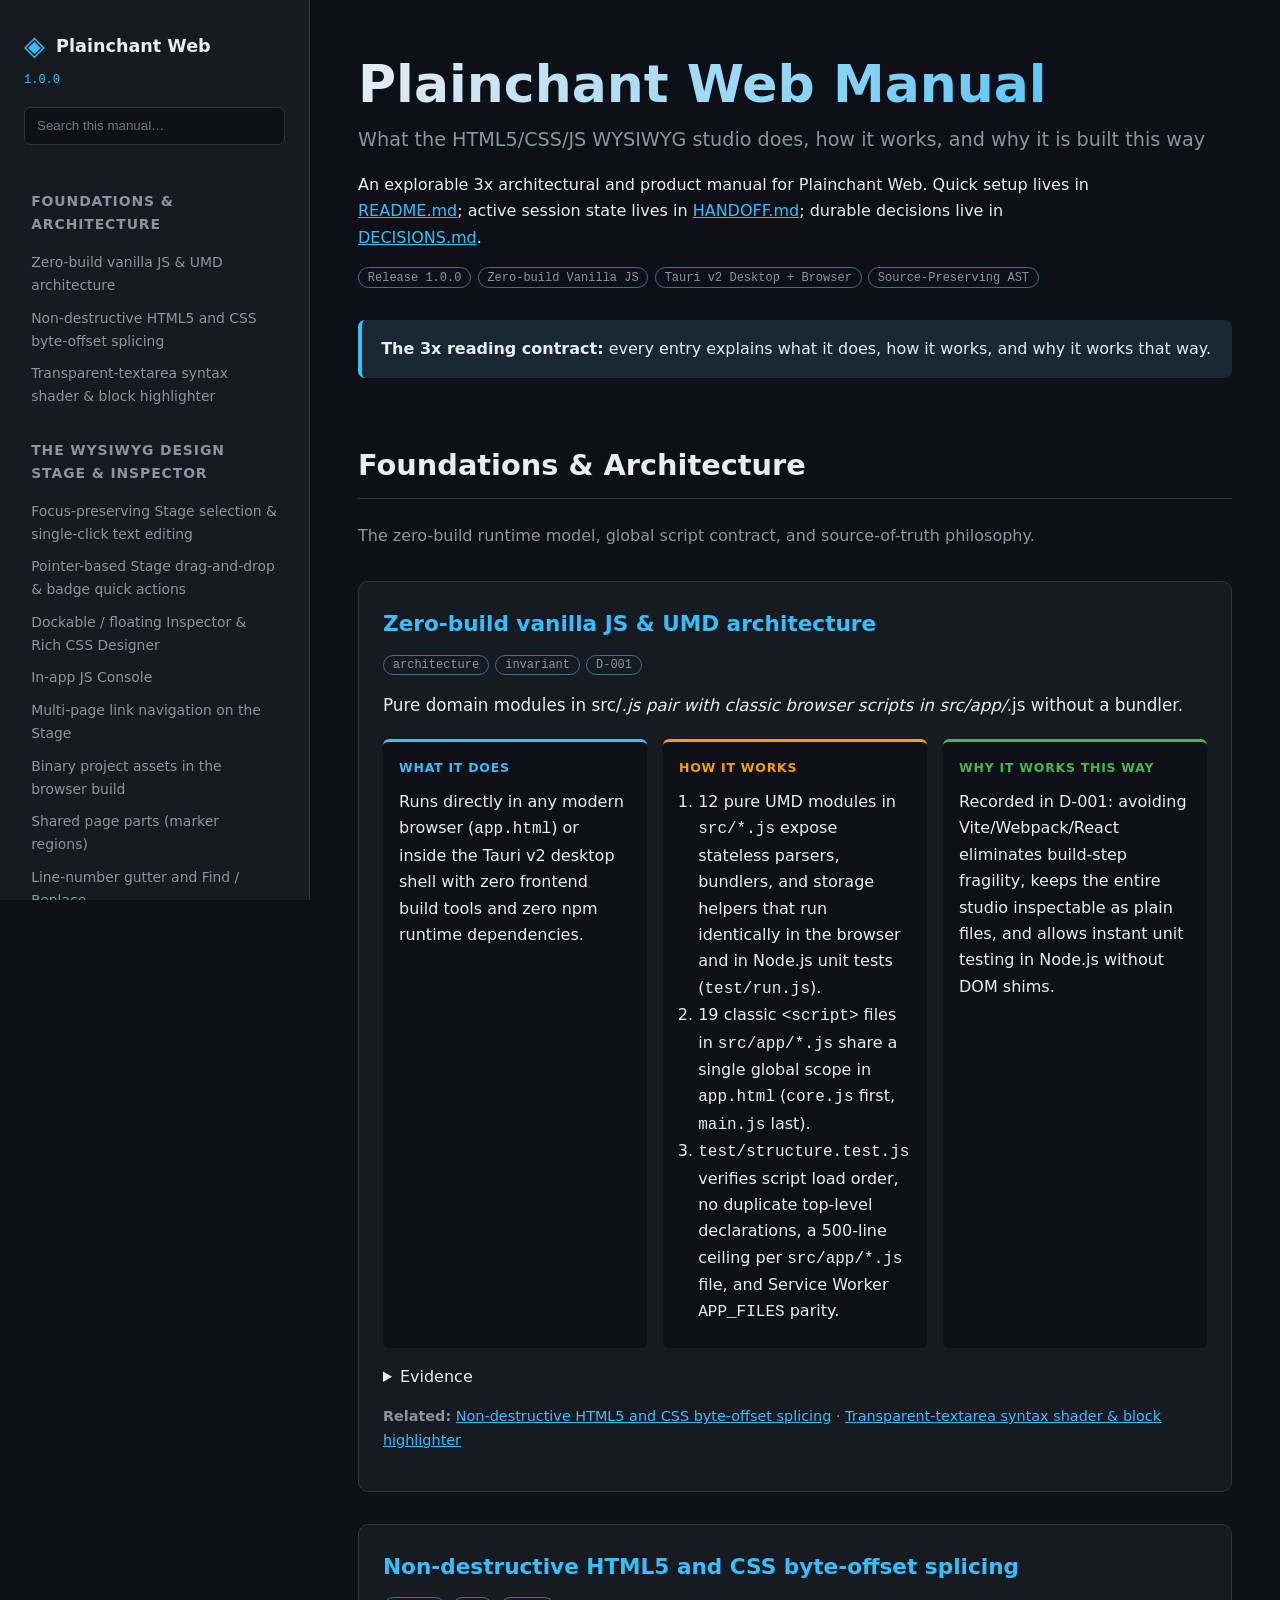
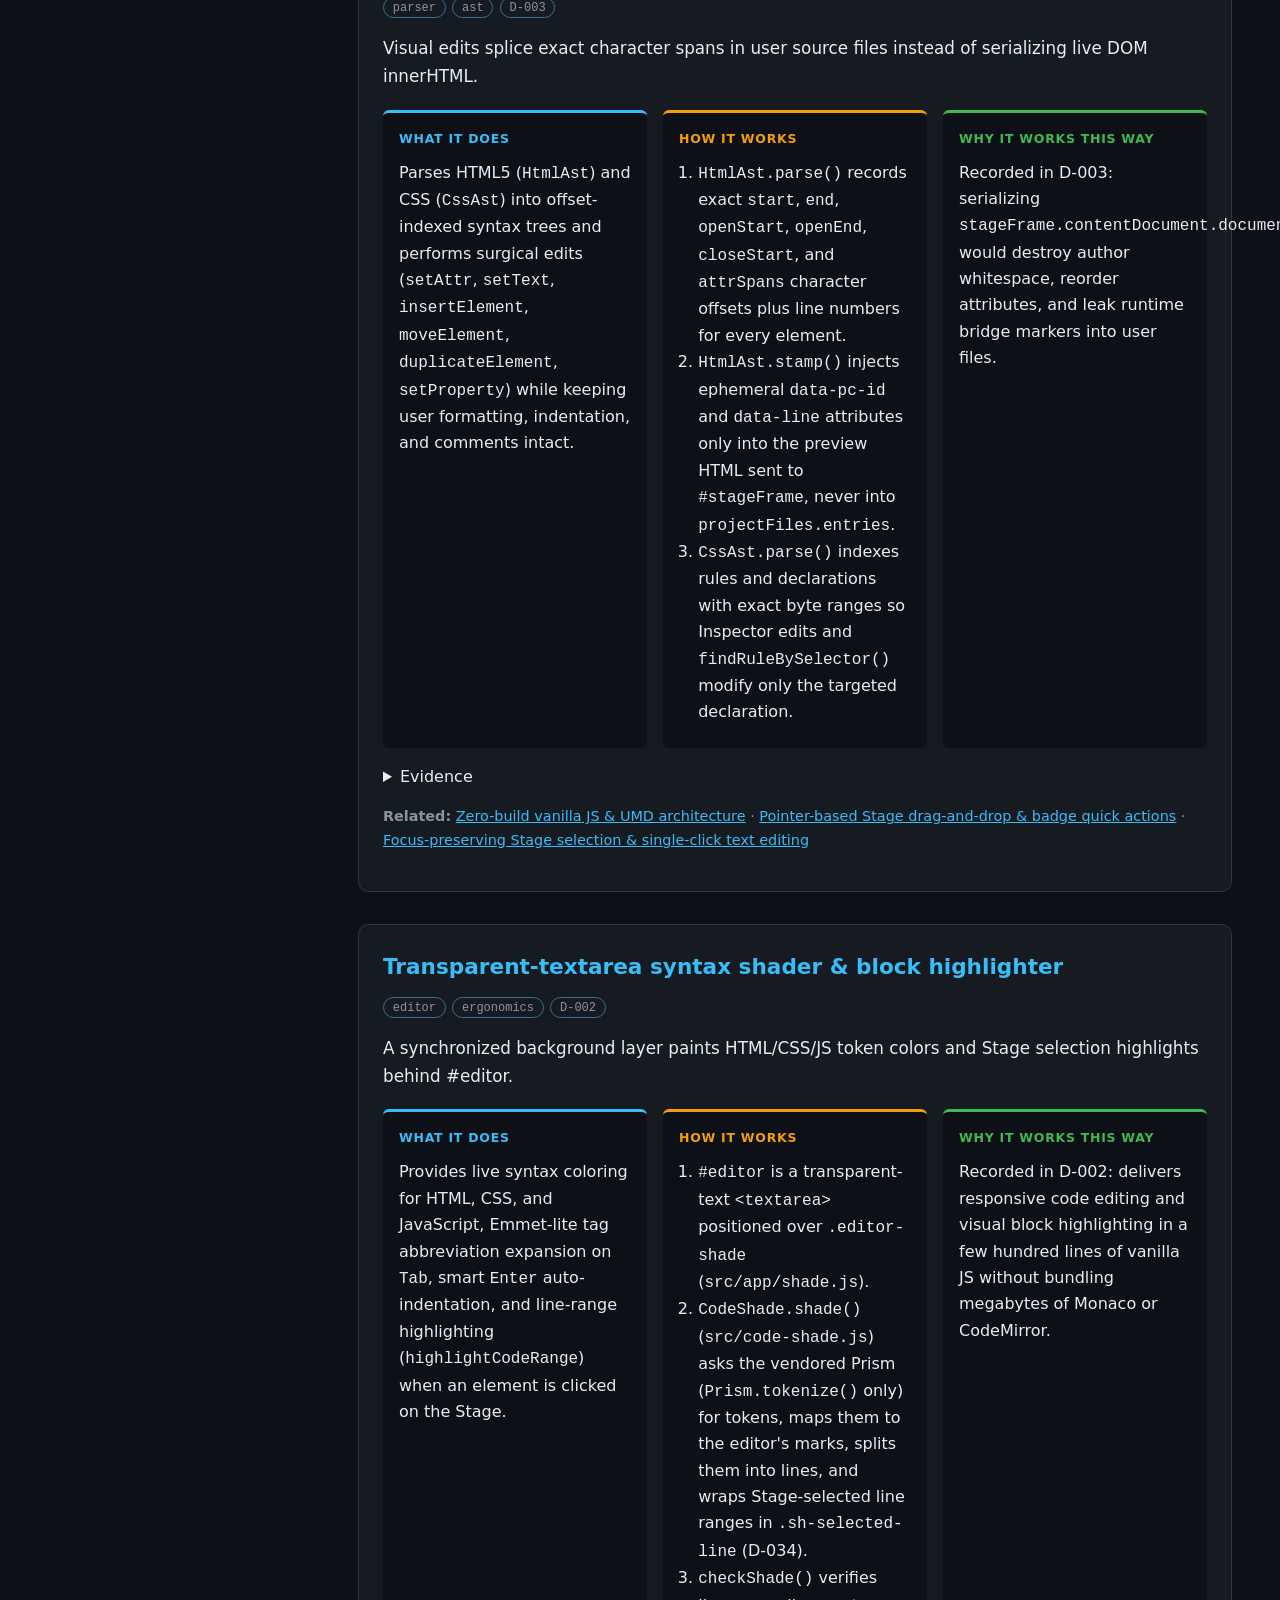
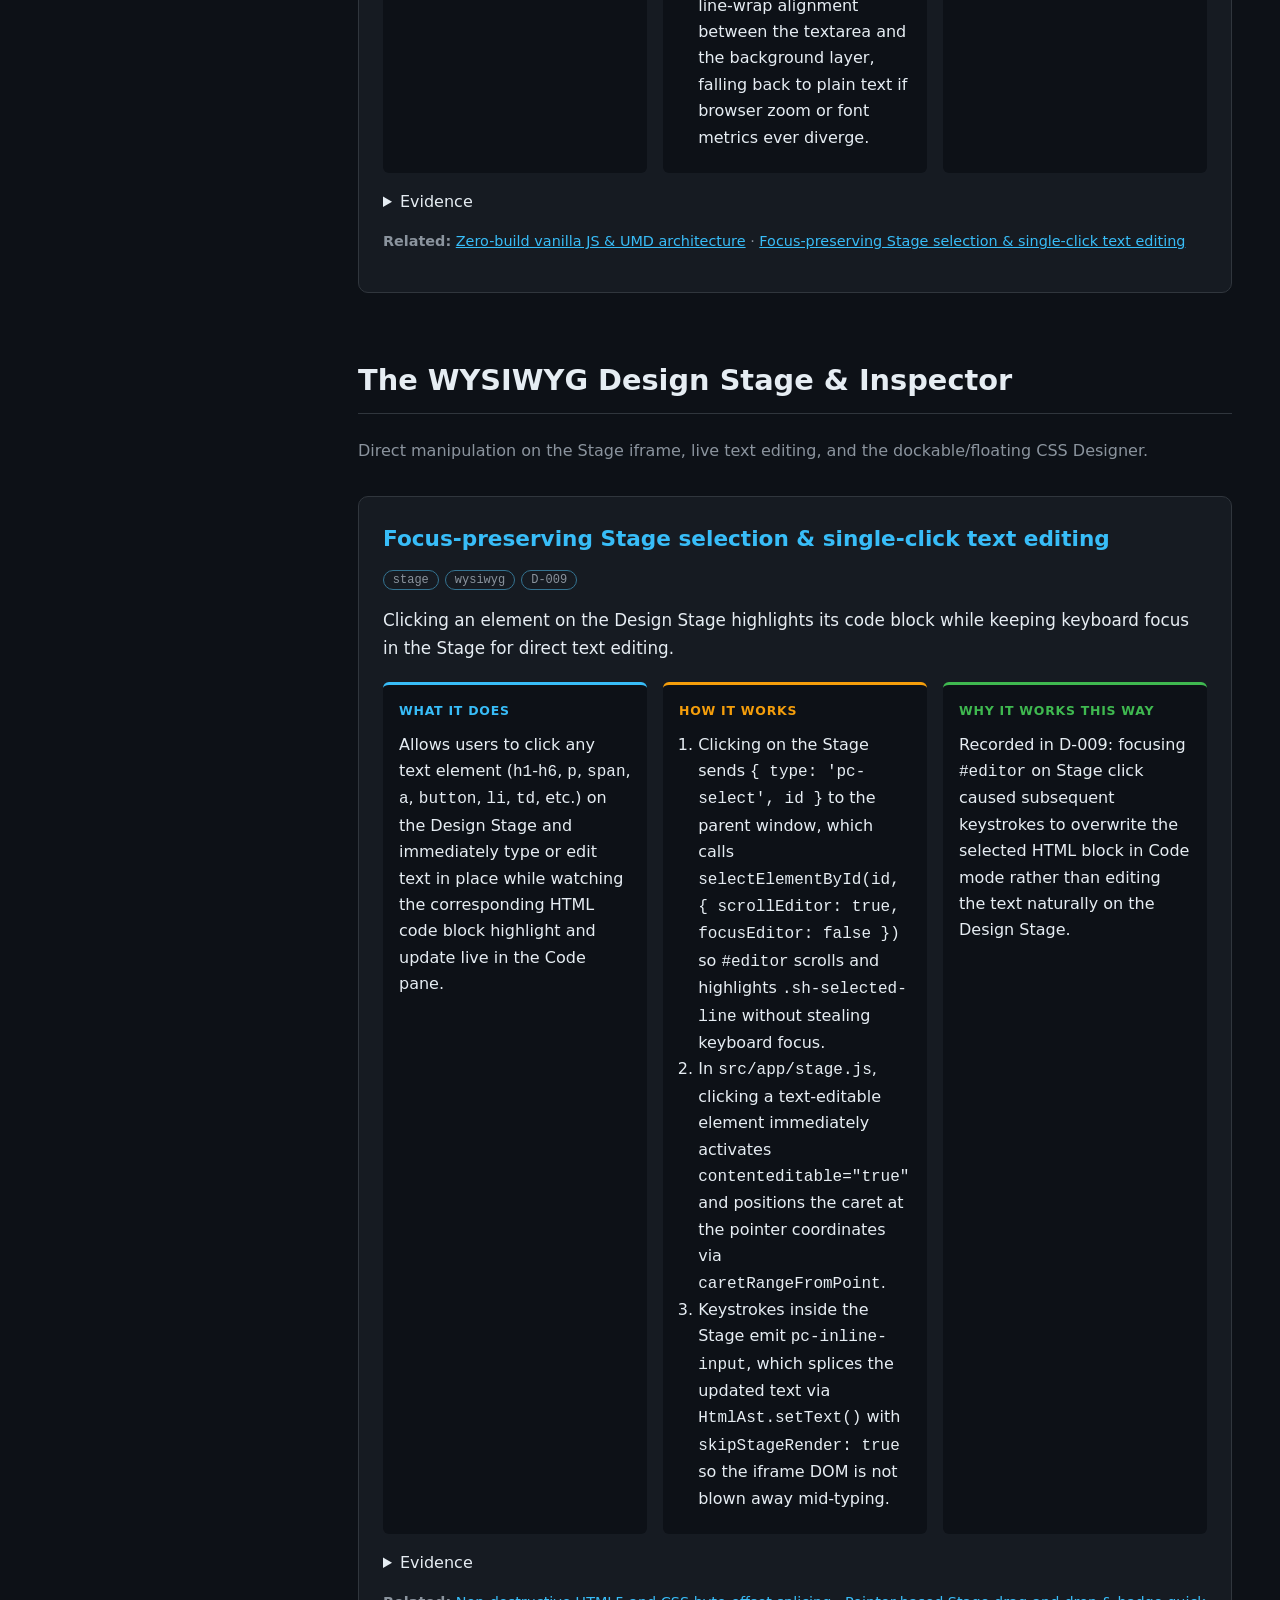
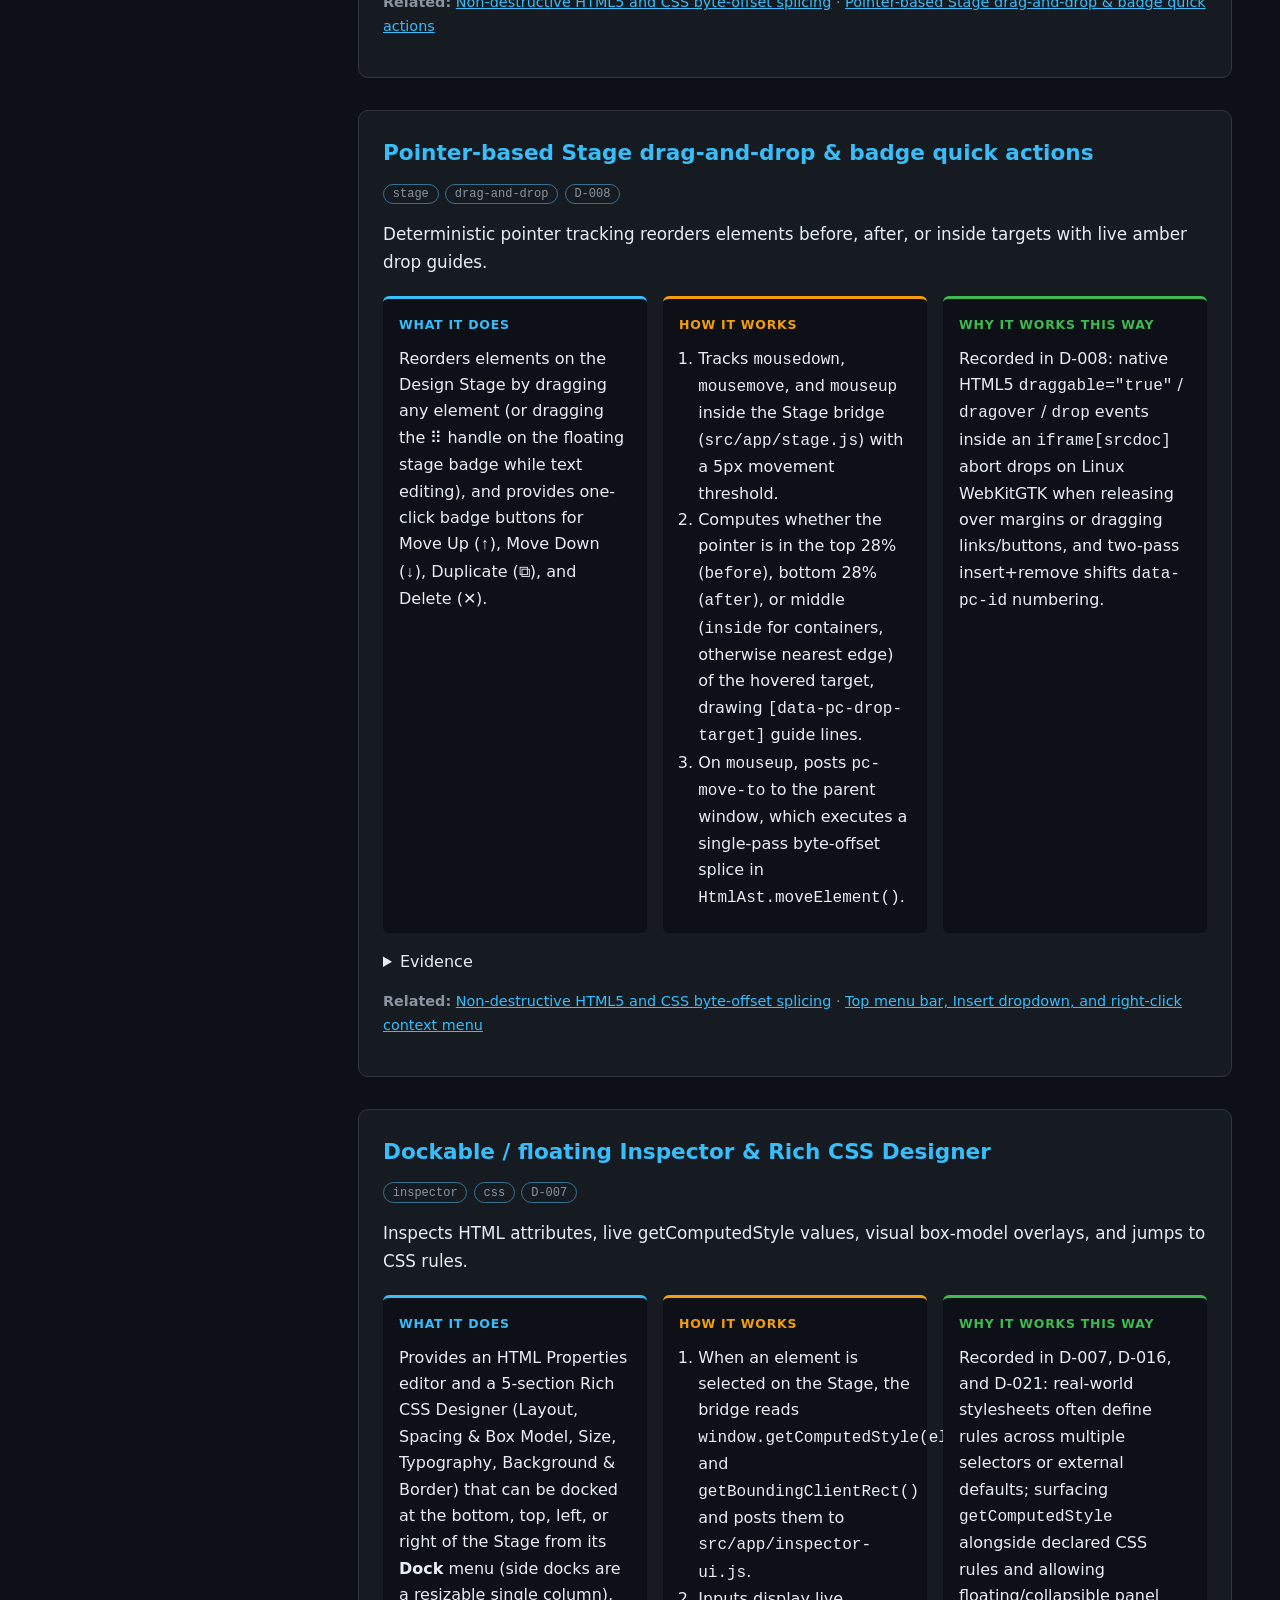
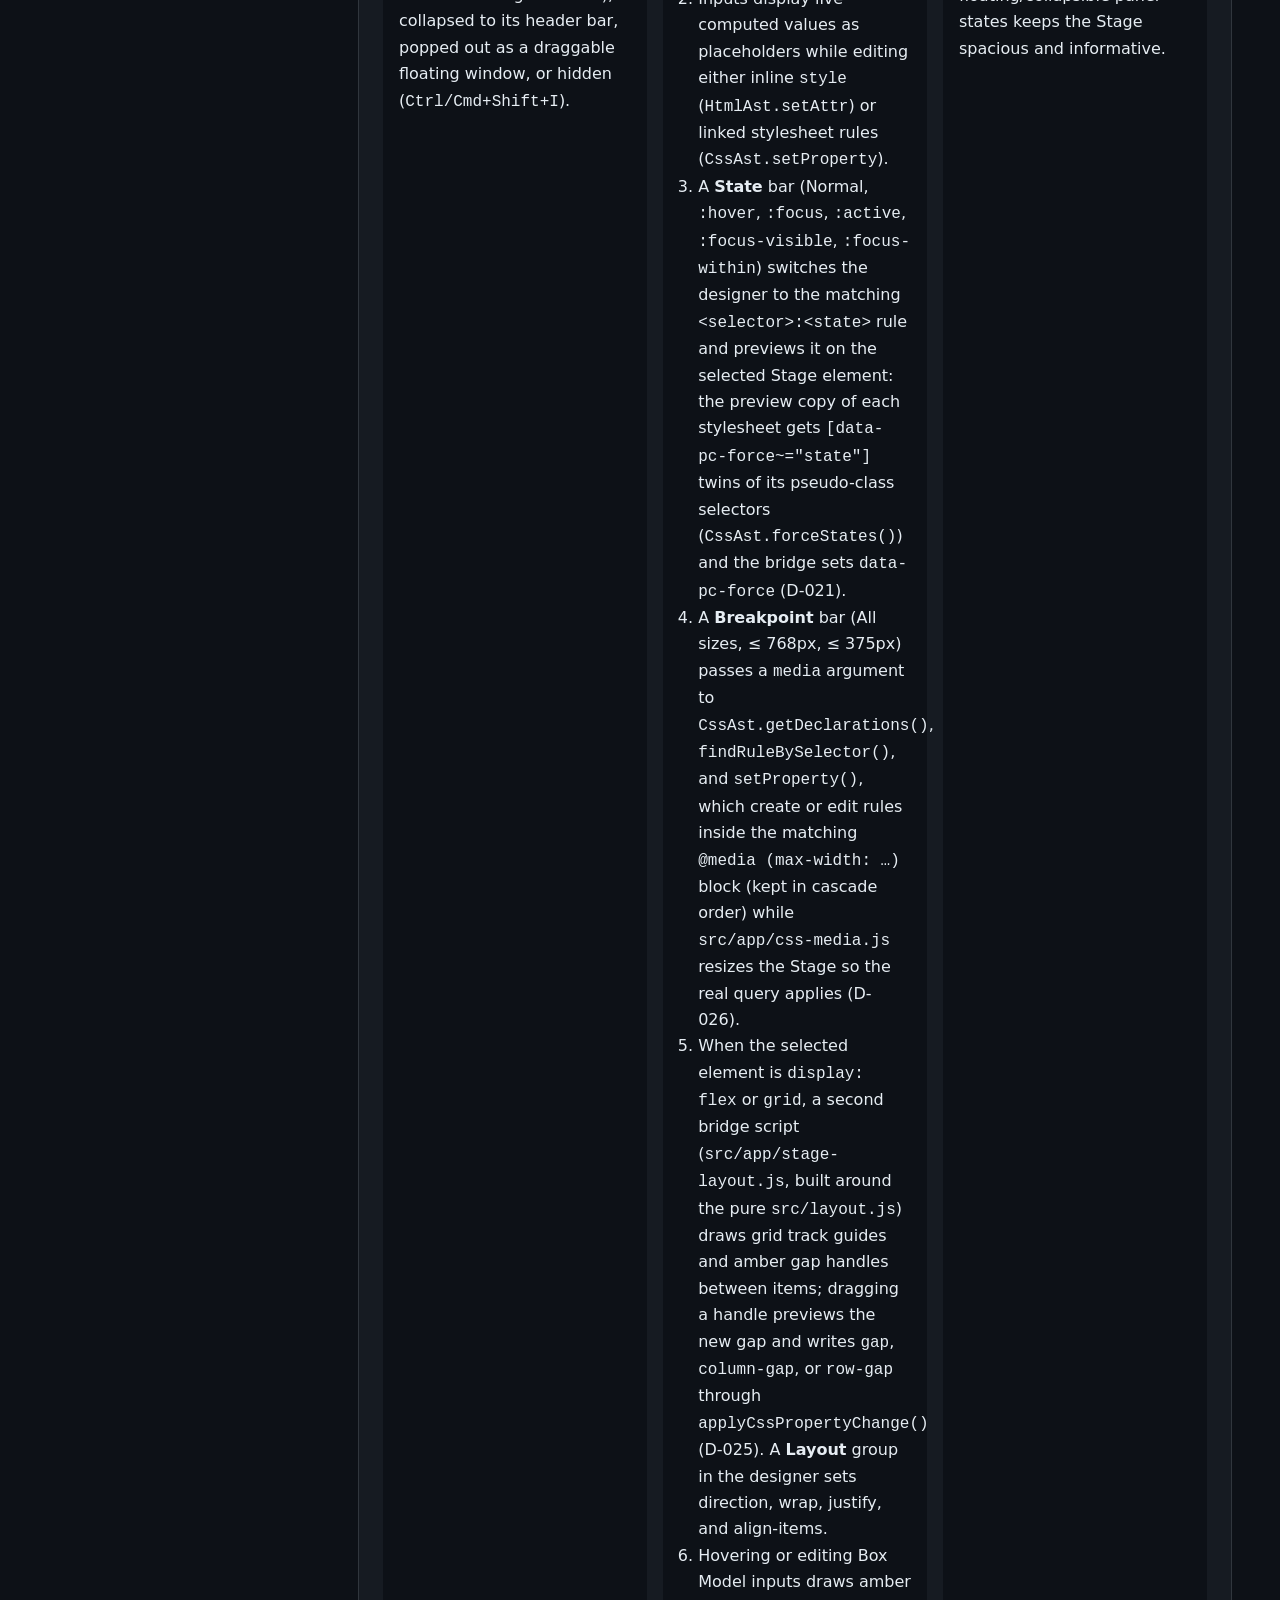
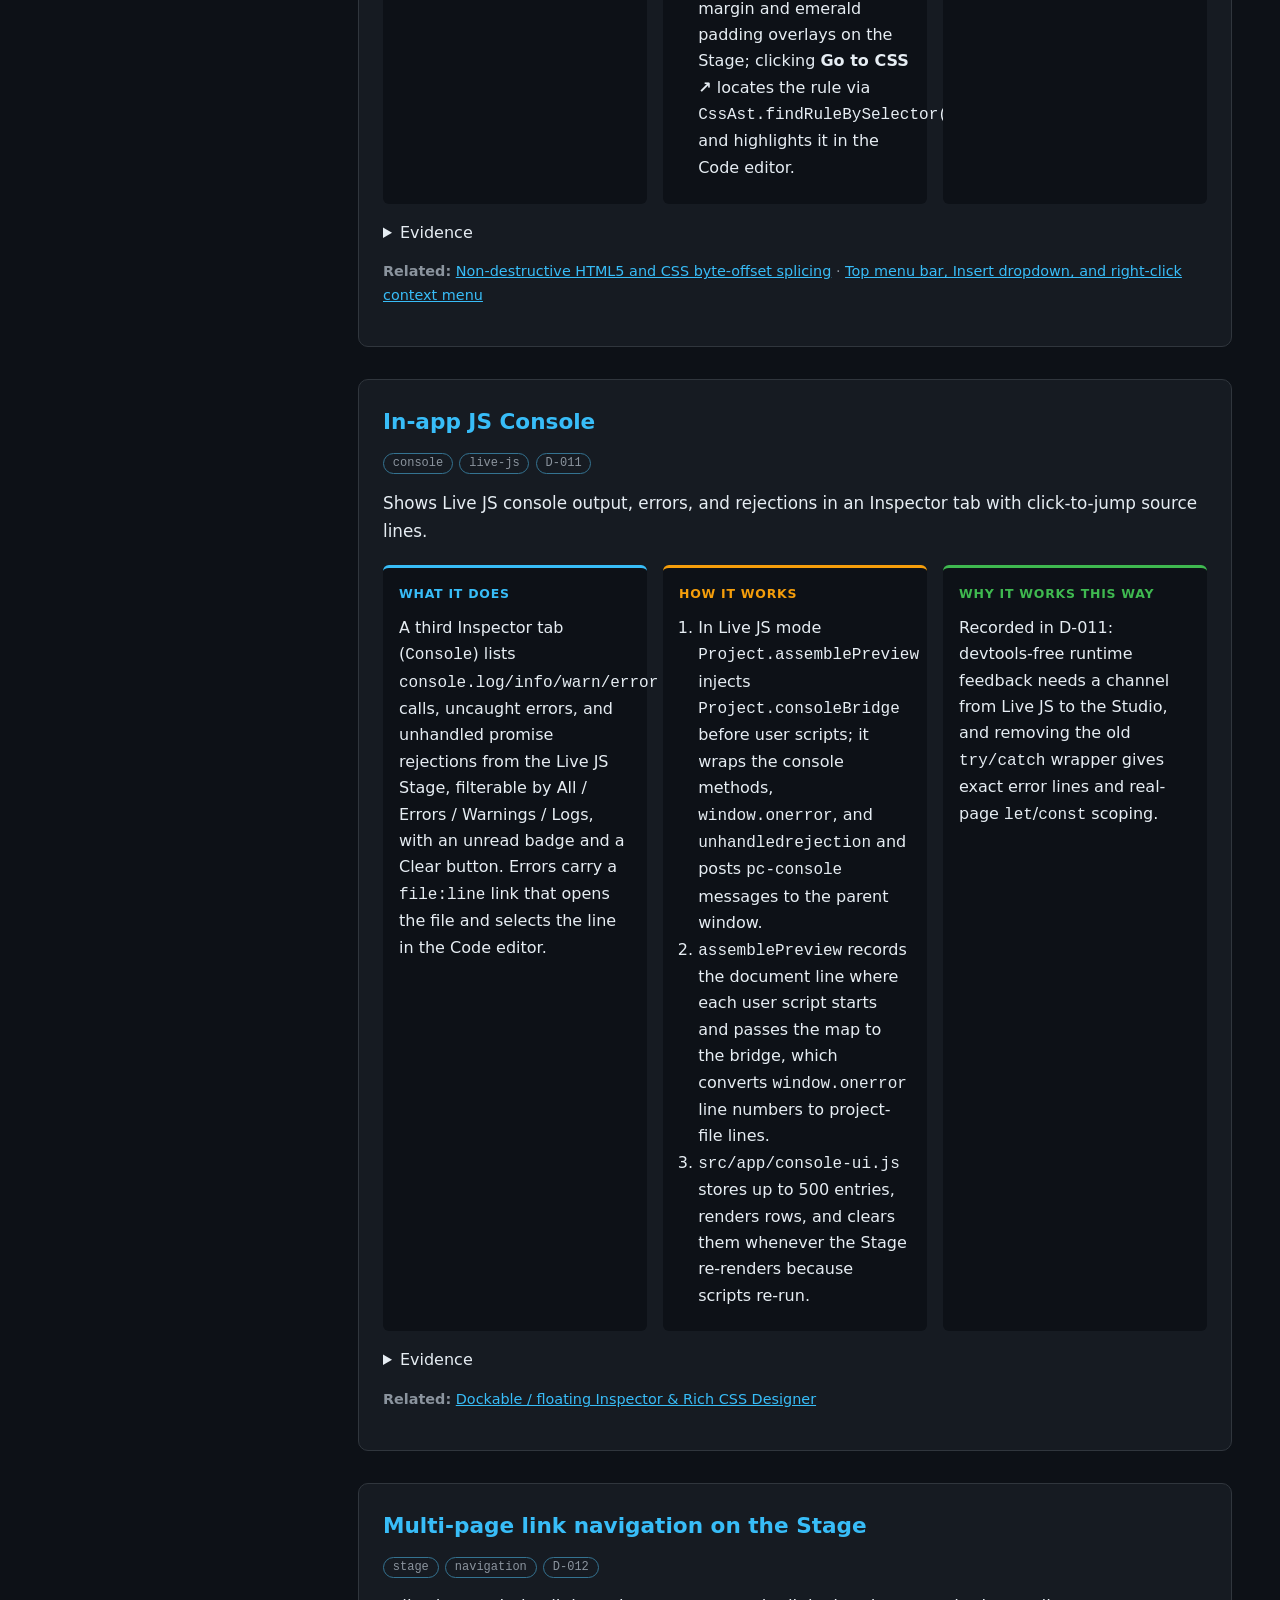
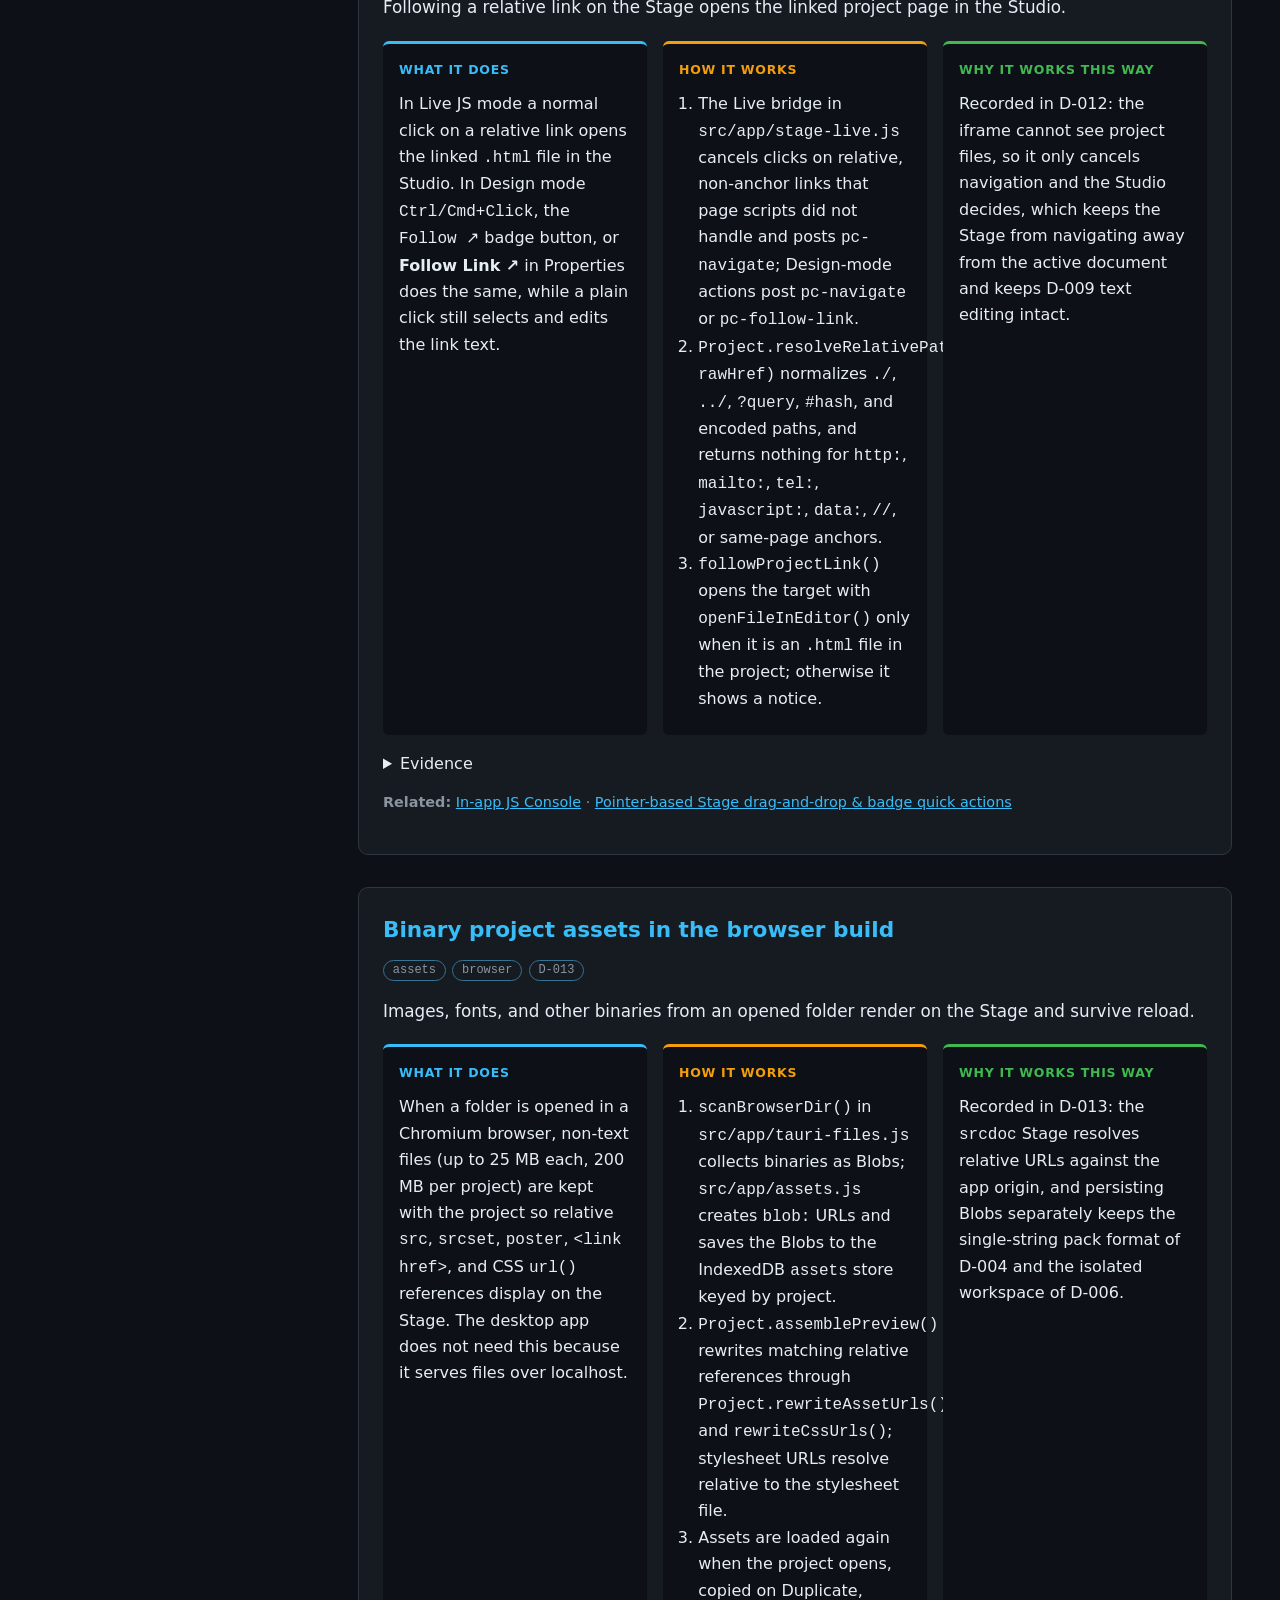
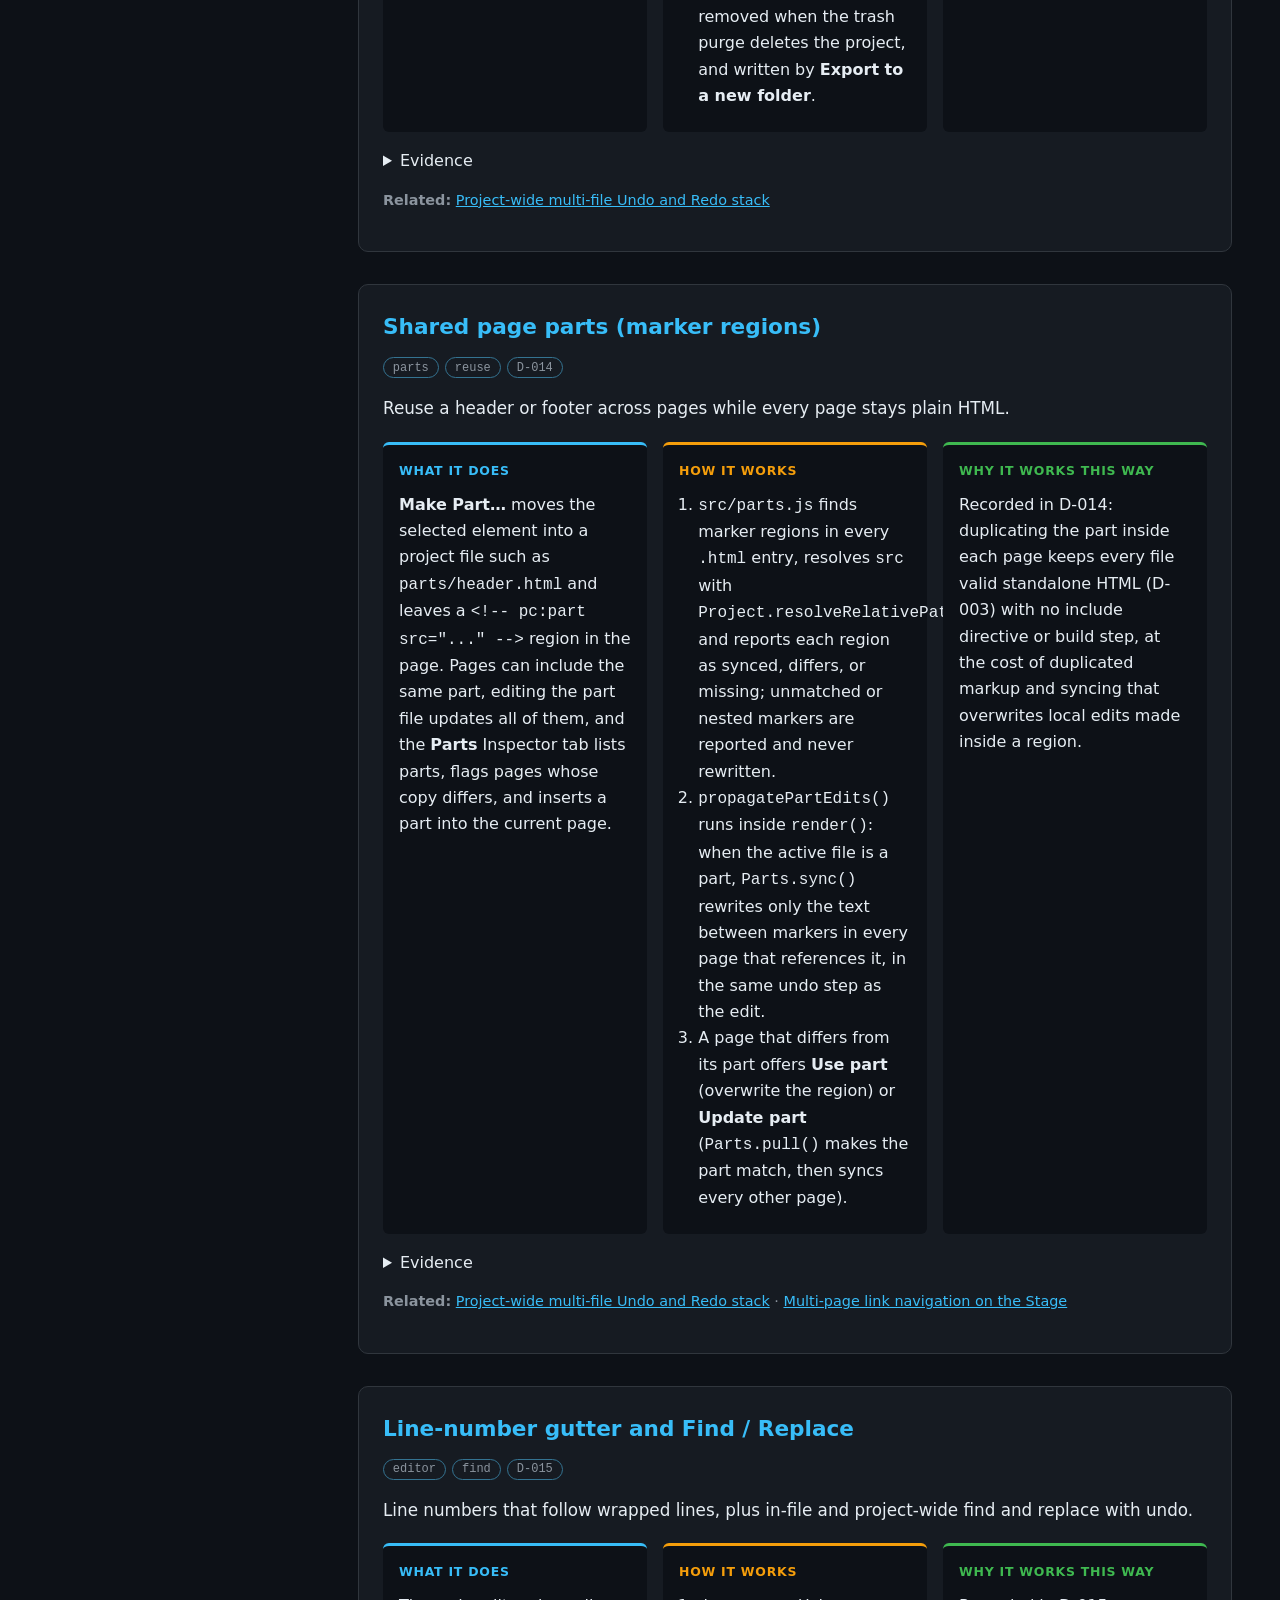
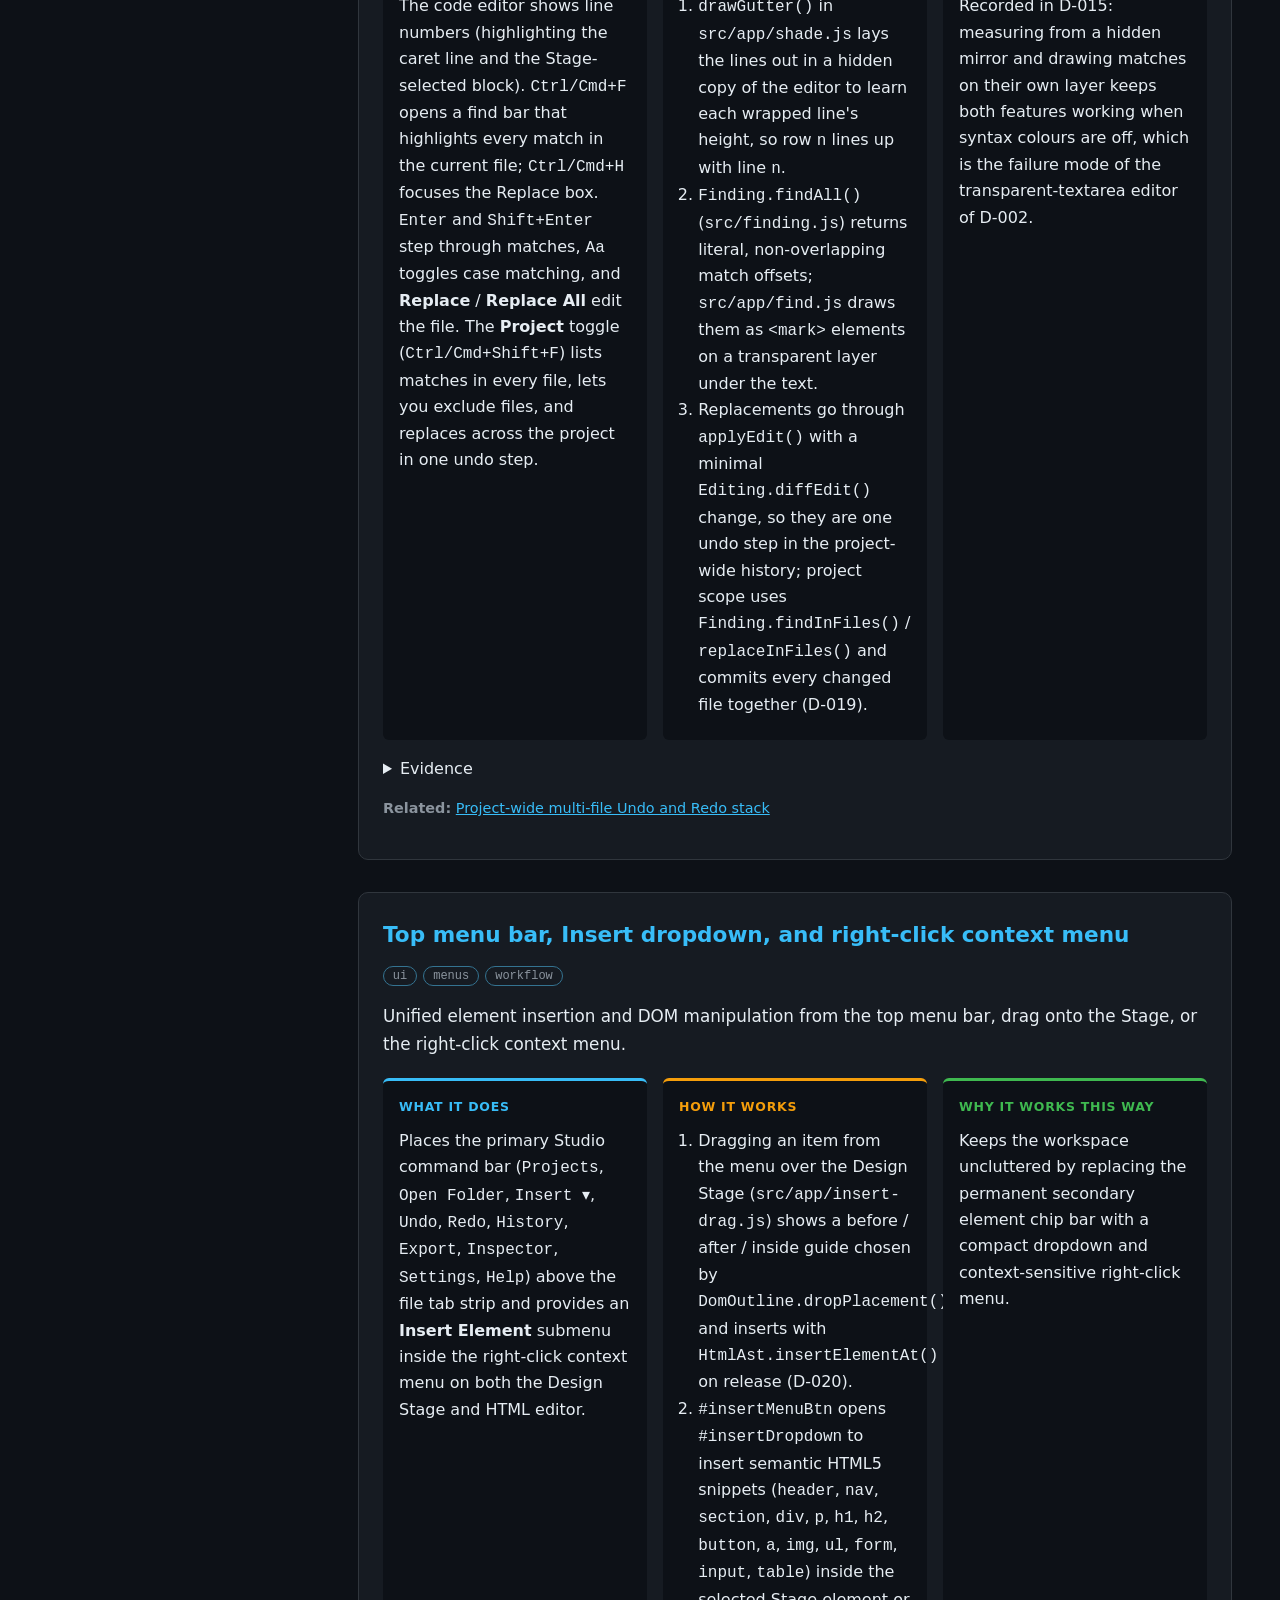
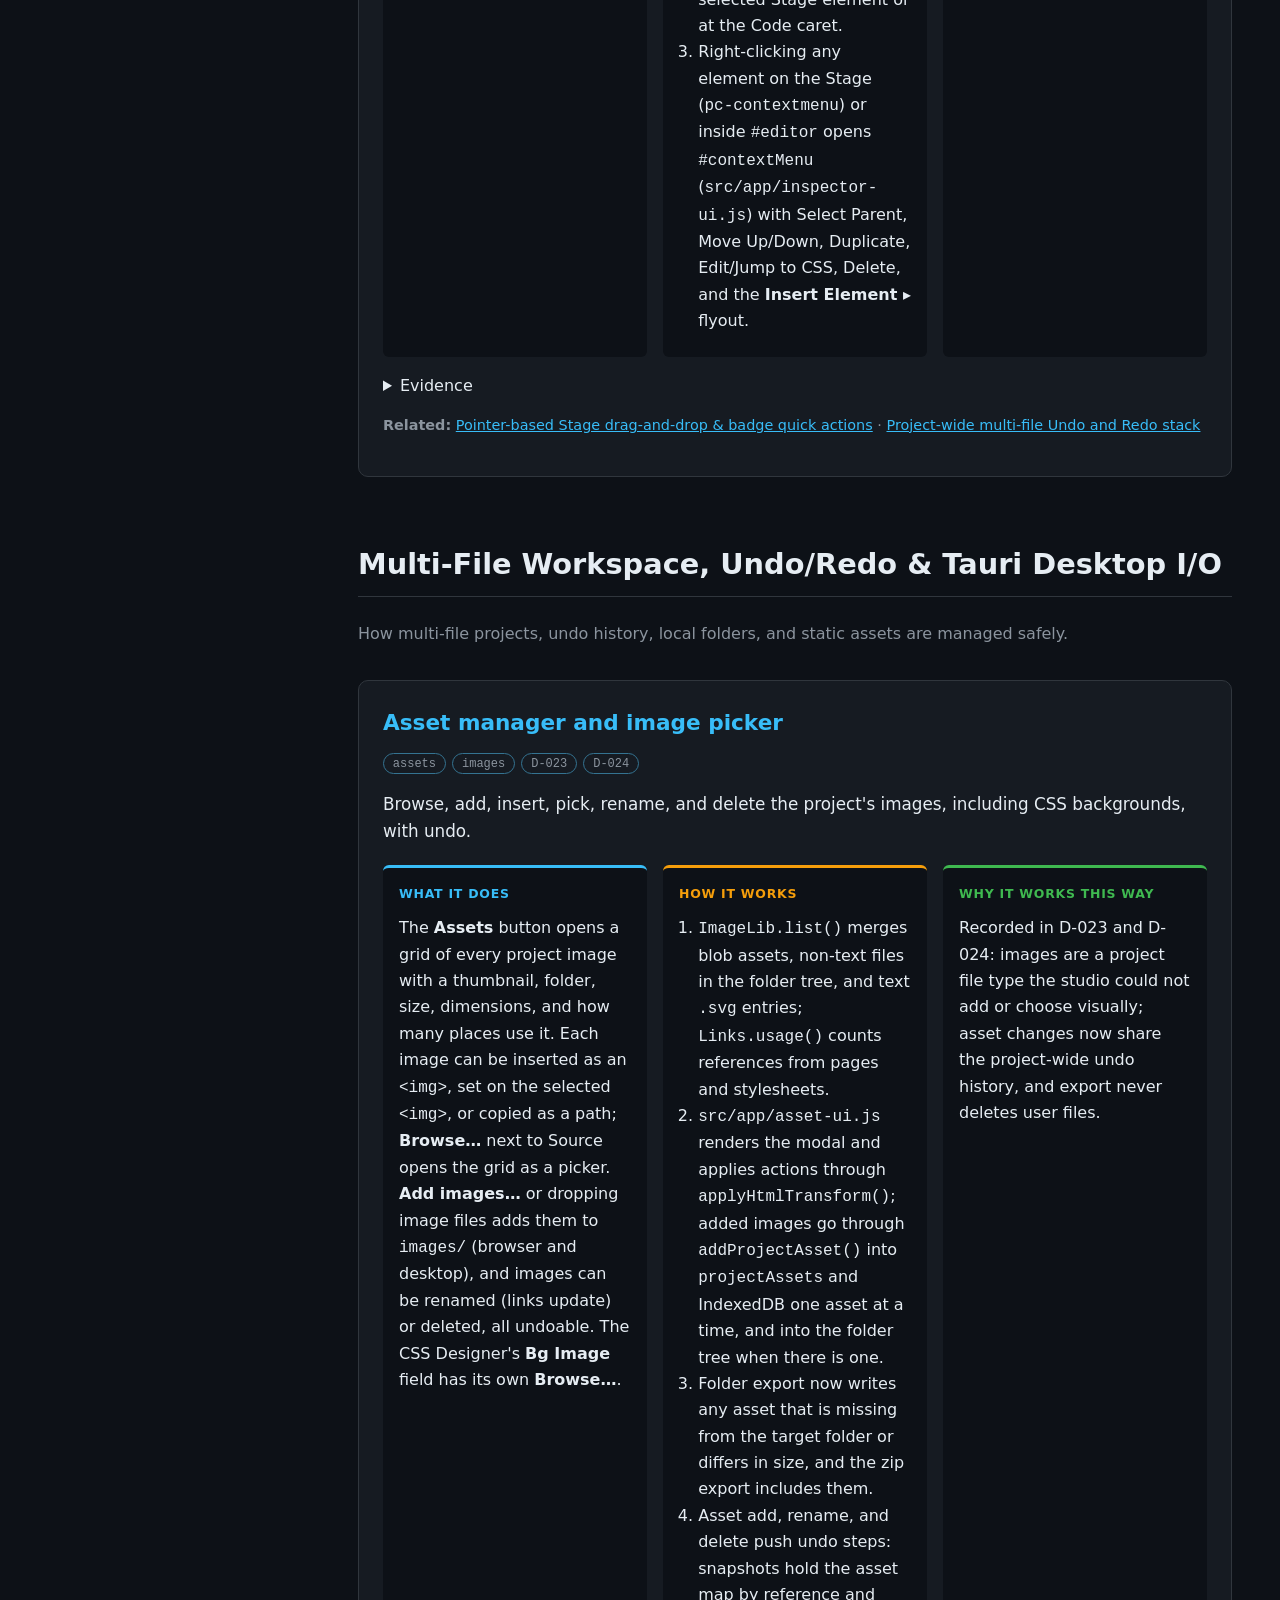
<file: docs/manual.html>
<!doctype html>
<html lang="en"><head><meta charset="utf-8"><meta name="viewport" content="width=device-width,initial-scale=1">
<meta name="generator" content="3x Documentation Scheme"><title>Plainchant Web Manual</title><style>
:root{--bg:#0d1117;--panel:#161b22;--panel2:#21262d;--border:#30363d;--text:#e6edf3;--muted:#8b949e;--accent:#38bdf8;--accent2:#f59e0b;--what:#38bdf8;--how:#f59e0b;--why:#3fb950;color-scheme:dark}
*{box-sizing:border-box}html{scroll-behavior:smooth}body{margin:0;background:var(--bg);color:var(--text);font:16px/1.65 system-ui,-apple-system,"Segoe UI",sans-serif;display:flex;min-height:100vh}a{color:var(--accent)}code,pre{font-family:ui-monospace,SFMono-Regular,Consolas,monospace}.sidebar{width:310px;height:100vh;position:sticky;top:0;overflow:auto;flex:none;padding:1.5rem;background:var(--panel);border-right:1px solid var(--border)}.brand{display:flex;gap:.7rem;align-items:center;margin-bottom:.25rem}.brand-icon{font-size:1.7rem;color:var(--accent)}.brand h1{font-size:1.1rem;margin:0}.version{font:12px ui-monospace,monospace;color:var(--accent)}.search{width:100%;margin:1.25rem 0;padding:.65rem .75rem;border:1px solid var(--border);border-radius:7px;background:var(--bg);color:var(--text)}nav h2{margin:1.3rem 0 .35rem;font-size:.72rem;text-transform:uppercase;letter-spacing:.08em;color:var(--muted)}nav ul{list-style:none;padding:0;margin:0}nav a{display:block;padding:.3rem .45rem;text-decoration:none;color:var(--muted);font-size:.87rem;border-radius:5px}nav a:hover{color:var(--accent);background:var(--panel2)}.content{width:min(100%,1040px);padding:3.5rem 3rem 6rem;margin:0 auto}.hero h1{font-size:clamp(2.1rem,5vw,3.25rem);line-height:1.1;margin:0 0 .7rem;background:linear-gradient(120deg,var(--text),var(--accent));background-clip:text;color:transparent}.subtitle{font-size:1.2rem;color:var(--muted);margin:.2rem 0}.description{max-width:72ch}.badges{display:flex;gap:.4rem;flex-wrap:wrap;margin:.8rem 0}.badge{border:1px solid color-mix(in srgb,var(--accent) 45%,var(--border));border-radius:999px;padding:.15rem .55rem;color:var(--muted);font:12px ui-monospace,monospace}.principle{margin:2rem 0;padding:1rem 1.2rem;border-left:4px solid var(--accent);background:color-mix(in srgb,var(--accent) 8%,var(--panel));border-radius:7px}.manual-section{margin-top:4rem}.section-heading{font-size:1.8rem;padding-bottom:.5rem;border-bottom:1px solid var(--border);scroll-margin-top:1rem}.section-description{color:var(--muted)}.entry{scroll-margin-top:1rem;margin:2rem 0;padding:1.5rem;background:var(--panel);border:1px solid var(--border);border-radius:10px}.entry-heading{display:flex;align-items:center;gap:.6rem}.entry h3{margin:0;color:var(--accent);font-size:1.35rem}.anchor{text-decoration:none;opacity:0}.entry:hover .anchor,.anchor:focus{opacity:1}.entry-summary{font-size:1.05rem}.triad{display:grid;gap:1rem;grid-template-columns:repeat(3,minmax(0,1fr));margin-top:1.2rem}.dimension{padding:1rem;background:var(--bg);border-top:3px solid;border-radius:6px}.dimension h4{margin:0 0 .65rem;font-size:.78rem;text-transform:uppercase;letter-spacing:.06em}.dimension p,.dimension ol{margin:.4rem 0}.dimension ol{padding-left:1.2rem}.dimension.what{border-color:var(--what)}.dimension.what h4{color:var(--what)}.dimension.how{border-color:var(--how)}.dimension.how h4{color:var(--how)}.dimension.why{border-color:var(--why)}.dimension.why h4{color:var(--why)}pre{overflow:auto;padding:.8rem;background:#090d13;border:1px solid var(--border);border-radius:6px;color:#7ee787}.evidence{margin-top:1rem;color:var(--muted)}.evidence summary{cursor:pointer;color:var(--text)}.evidence li span{color:var(--muted);margin-right:.4rem}.related{font-size:.9rem;color:var(--muted)}.empty{display:none;padding:2rem;border:1px dashed var(--border);color:var(--muted);text-align:center}.doc-footer{margin-top:5rem;padding-top:1.5rem;border-top:1px solid var(--border);color:var(--muted);font-size:.85rem}.hidden{display:none!important}body.no-results .empty{display:block}@media(max-width:900px){body{display:block}.sidebar{position:relative;width:100%;height:auto;border-right:0;border-bottom:1px solid var(--border)}nav{display:none}.content{padding:2rem 1.15rem}.triad{grid-template-columns:1fr}}@media print{body{display:block;background:#fff;color:#111}.sidebar,.search,.anchor{display:none}.content{width:100%;padding:0}.hero h1{color:#111}.entry{break-inside:avoid;background:#fff;border-color:#bbb}.dimension{background:#fff}.badges{color:#333}}
</style></head>
<body><aside class="sidebar"><div class="brand"><span class="brand-icon" aria-hidden="true">◈</span><h1>Plainchant Web</h1></div>
<div class="version">1.0.0</div><label for="manual-search" class="hidden">Search manual</label><input id="manual-search" class="search" type="search" placeholder="Search this manual…" autocomplete="off"><nav><section><h2><a href="#foundations">Foundations &amp; Architecture</a></h2><ul><li><a href="#zero-build-runtime">Zero-build vanilla JS &amp; UMD architecture</a></li><li><a href="#non-destructive-ast">Non-destructive HTML5 and CSS byte-offset splicing</a></li><li><a href="#transparent-syntax-shader">Transparent-textarea syntax shader &amp; block highlighter</a></li></ul></section><section><h2><a href="#wysiwyg-stage">The WYSIWYG Design Stage &amp; Inspector</a></h2><ul><li><a href="#inline-stage-text-editing">Focus-preserving Stage selection &amp; single-click text editing</a></li><li><a href="#stage-drag-and-actions">Pointer-based Stage drag-and-drop &amp; badge quick actions</a></li><li><a href="#inspector-and-css-designer">Dockable / floating Inspector &amp; Rich CSS Designer</a></li><li><a href="#js-console">In-app JS Console</a></li><li><a href="#stage-link-navigation">Multi-page link navigation on the Stage</a></li><li><a href="#browser-binary-assets">Binary project assets in the browser build</a></li><li><a href="#shared-page-parts">Shared page parts (marker regions)</a></li><li><a href="#line-numbers-and-find">Line-number gutter and Find / Replace</a></li><li><a href="#menus-and-context-insert">Top menu bar, Insert dropdown, and right-click context menu</a></li></ul></section><section><h2><a href="#workspace-and-persistence">Multi-File Workspace, Undo/Redo &amp; Tauri Desktop I/O</a></h2><ul><li><a href="#asset-manager">Asset manager and image picker</a></li><li><a href="#zip-export">Zip export</a></li><li><a href="#shortcut-cheat-sheet">Keyboard shortcut cheat sheet</a></li><li><a href="#format-file">Format the current file</a></li><li><a href="#network-preview">Preview in a browser or on a phone</a></li><li><a href="#problems-link-checker">Problems tab (links, accessibility, markup)</a></li><li><a href="#explorer-file-operations">Explorer file operations and unsaved dots</a></li><li><a href="#multi-file-undo-redo">Project-wide multi-file Undo and Redo stack</a></li><li><a href="#isolated-folder-workspace">Isolated Studio project environment &amp; localhost asset server</a></li><li><a href="#indexeddb-bundle-storage">Multi-file IndexedDB persistence &amp; snapshot history</a></li></ul></section></nav></aside>
<main class="content"><header class="hero"><h1>Plainchant Web Manual</h1><p class="subtitle">What the HTML5/CSS/JS WYSIWYG studio does, how it works, and why it is built this way</p><p class="description">An explorable 3x architectural and product manual for Plainchant Web. Quick setup lives in <a href="../README.md" rel="noreferrer">README.md</a>; active session state lives in <a href="HANDOFF.md" rel="noreferrer">HANDOFF.md</a>; durable decisions live in <a href="DECISIONS.md" rel="noreferrer">DECISIONS.md</a>.</p><div class="badges"><span class="badge">Release 1.0.0</span><span class="badge">Zero-build Vanilla JS</span><span class="badge">Tauri v2 Desktop + Browser</span><span class="badge">Source-Preserving AST</span></div>
<div class="principle"><strong>The 3x reading contract:</strong> every entry explains what it does, how it works, and why it works that way.</div></header>
<div class="empty">No entries match that search.</div><section class="manual-section" id="foundations"><h2 class="section-heading">Foundations &amp; Architecture</h2><p class="section-description">The zero-build runtime model, global script contract, and source-of-truth philosophy.</p><article class="entry" id="zero-build-runtime" data-search="zero-build vanilla js &amp; umd architecture pure domain modules in src/*.js pair with classic browser scripts in src/app/*.js without a bundler. architecture invariant d-001 runs directly in any modern browser (`app.html`) or inside the tauri v2 desktop shell with zero frontend build tools and zero npm runtime dependencies. 12 pure umd modules in `src/*.js` expose stateless parsers, bundlers, and storage helpers that run identically in the browser and in node.js unit tests (`test/run.js`). 19 classic `&lt;script&gt;` files in `src/app/*.js` share a single global scope in `app.html` (`core.js` first, `main.js` last). `test/structure.test.js` verifies script load order, no duplicate top-level declarations, a 500-line ceiling per `src/app/*.js` file, and service worker `app_files` parity. recorded in d-001: avoiding vite/webpack/react eliminates build-step fragility, keeps the entire studio inspectable as plain files, and allows instant unit testing in node.js without dom shims. studio entrypoint app.html structural invariants test test/structure.test.js architectural decision d-001 docs/decisions.md">
      <div class="entry-heading"><h3>Zero-build vanilla JS &amp; UMD architecture</h3><a class="anchor" href="#zero-build-runtime" aria-label="Link to this entry">#</a></div>
      <div class="badges"><span class="badge">architecture</span><span class="badge">invariant</span><span class="badge">D-001</span></div><p class="entry-summary">Pure domain modules in src/<em>.js pair with classic browser scripts in src/app/</em>.js without a bundler.</p>
      <div class="triad">
        <section class="dimension what"><h4>What it does</h4><p>Runs directly in any modern browser (<code>app.html</code>) or inside the Tauri v2 desktop shell with zero frontend build tools and zero npm runtime dependencies.</p></section>
        <section class="dimension how"><h4>How it works</h4><ol><li>12 pure UMD modules in <code>src/*.js</code> expose stateless parsers, bundlers, and storage helpers that run identically in the browser and in Node.js unit tests (<code>test/run.js</code>).</li><li>19 classic <code>&lt;script&gt;</code> files in <code>src/app/*.js</code> share a single global scope in <code>app.html</code> (<code>core.js</code> first, <code>main.js</code> last).</li><li><code>test/structure.test.js</code> verifies script load order, no duplicate top-level declarations, a 500-line ceiling per <code>src/app/*.js</code> file, and Service Worker <code>APP_FILES</code> parity.</li></ol></section>
        <section class="dimension why"><h4>Why it works this way</h4><p>Recorded in D-001: avoiding Vite/Webpack/React eliminates build-step fragility, keeps the entire studio inspectable as plain files, and allows instant unit testing in Node.js without DOM shims.</p></section>
      </div>
      <details class="evidence"><summary>Evidence</summary><ul><li><span>Studio entrypoint</span> <code>app.html</code></li><li><span>Structural invariants test</span> <code>test/structure.test.js</code></li><li><span>Architectural decision D-001</span> <code>docs/DECISIONS.md</code></li></ul></details><p class="related"><strong>Related:</strong> <a href="#non-destructive-ast">Non-destructive HTML5 and CSS byte-offset splicing</a> · <a href="#transparent-syntax-shader">Transparent-textarea syntax shader &amp; block highlighter</a></p>
    </article><article class="entry" id="non-destructive-ast" data-search="non-destructive html5 and css byte-offset splicing visual edits splice exact character spans in user source files instead of serializing live dom innerhtml. parser ast d-003 parses html5 (`htmlast`) and css (`cssast`) into offset-indexed syntax trees and performs surgical edits (`setattr`, `settext`, `insertelement`, `moveelement`, `duplicateelement`, `setproperty`) while keeping user formatting, indentation, and comments intact. `htmlast.parse()` records exact `start`, `end`, `openstart`, `openend`, `closestart`, and `attrspans` character offsets plus line numbers for every element. `htmlast.stamp()` injects ephemeral `data-pc-id` and `data-line` attributes only into the preview html sent to `#stageframe`, never into `projectfiles.entries`. `cssast.parse()` indexes rules and declarations with exact byte ranges so inspector edits and `findrulebyselector()` modify only the targeted declaration. recorded in d-003: serializing `stageframe.contentdocument.documentelement.outerhtml` would destroy author whitespace, reorder attributes, and leak runtime bridge markers into user files. html5 ast &amp; splicer src/html-ast.js css ast &amp; splicer src/css-ast.js html ast unit tests test/html-ast.test.js css ast unit tests test/css-ast.test.js">
      <div class="entry-heading"><h3>Non-destructive HTML5 and CSS byte-offset splicing</h3><a class="anchor" href="#non-destructive-ast" aria-label="Link to this entry">#</a></div>
      <div class="badges"><span class="badge">parser</span><span class="badge">ast</span><span class="badge">D-003</span></div><p class="entry-summary">Visual edits splice exact character spans in user source files instead of serializing live DOM innerHTML.</p>
      <div class="triad">
        <section class="dimension what"><h4>What it does</h4><p>Parses HTML5 (<code>HtmlAst</code>) and CSS (<code>CssAst</code>) into offset-indexed syntax trees and performs surgical edits (<code>setAttr</code>, <code>setText</code>, <code>insertElement</code>, <code>moveElement</code>, <code>duplicateElement</code>, <code>setProperty</code>) while keeping user formatting, indentation, and comments intact.</p></section>
        <section class="dimension how"><h4>How it works</h4><ol><li><code>HtmlAst.parse()</code> records exact <code>start</code>, <code>end</code>, <code>openStart</code>, <code>openEnd</code>, <code>closeStart</code>, and <code>attrSpans</code> character offsets plus line numbers for every element.</li><li><code>HtmlAst.stamp()</code> injects ephemeral <code>data-pc-id</code> and <code>data-line</code> attributes only into the preview HTML sent to <code>#stageFrame</code>, never into <code>projectFiles.entries</code>.</li><li><code>CssAst.parse()</code> indexes rules and declarations with exact byte ranges so Inspector edits and <code>findRuleBySelector()</code> modify only the targeted declaration.</li></ol></section>
        <section class="dimension why"><h4>Why it works this way</h4><p>Recorded in D-003: serializing <code>stageFrame.contentDocument.documentElement.outerHTML</code> would destroy author whitespace, reorder attributes, and leak runtime bridge markers into user files.</p></section>
      </div>
      <details class="evidence"><summary>Evidence</summary><ul><li><span>HTML5 AST &amp; splicer</span> <code>src/html-ast.js</code></li><li><span>CSS AST &amp; splicer</span> <code>src/css-ast.js</code></li><li><span>HTML AST unit tests</span> <code>test/html-ast.test.js</code></li><li><span>CSS AST unit tests</span> <code>test/css-ast.test.js</code></li></ul></details><p class="related"><strong>Related:</strong> <a href="#zero-build-runtime">Zero-build vanilla JS &amp; UMD architecture</a> · <a href="#stage-drag-and-actions">Pointer-based Stage drag-and-drop &amp; badge quick actions</a> · <a href="#inline-stage-text-editing">Focus-preserving Stage selection &amp; single-click text editing</a></p>
    </article><article class="entry" id="transparent-syntax-shader" data-search="transparent-textarea syntax shader &amp; block highlighter a synchronized background layer paints html/css/js token colors and stage selection highlights behind #editor. editor ergonomics d-002 provides live syntax coloring for html, css, and javascript, emmet-lite tag abbreviation expansion on `tab`, smart `enter` auto-indentation, and line-range highlighting (`highlightcoderange`) when an element is clicked on the stage. `#editor` is a transparent-text `&lt;textarea&gt;` positioned over `.editor-shade` (`src/app/shade.js`). `codeshade.shade()` (`src/code-shade.js`) asks the vendored prism (`prism.tokenize()` only) for tokens, maps them to the editor&#x27;s marks, splits them into lines, and wraps stage-selected line ranges in `.sh-selected-line` (d-034). `checkshade()` verifies line-wrap alignment between the textarea and the background layer, falling back to plain text if browser zoom or font metrics ever diverge. recorded in d-002: delivers responsive code editing and visual block highlighting in a few hundred lines of vanilla js without bundling megabytes of monaco or codemirror. prism token mapper &amp; shader src/code-shade.js vendored prism src/vendor/prism/prism.js editor shade renderer src/app/shade.js typing &amp; emmet helpers src/editing.js">
      <div class="entry-heading"><h3>Transparent-textarea syntax shader &amp; block highlighter</h3><a class="anchor" href="#transparent-syntax-shader" aria-label="Link to this entry">#</a></div>
      <div class="badges"><span class="badge">editor</span><span class="badge">ergonomics</span><span class="badge">D-002</span></div><p class="entry-summary">A synchronized background layer paints HTML/CSS/JS token colors and Stage selection highlights behind #editor.</p>
      <div class="triad">
        <section class="dimension what"><h4>What it does</h4><p>Provides live syntax coloring for HTML, CSS, and JavaScript, Emmet-lite tag abbreviation expansion on <code>Tab</code>, smart <code>Enter</code> auto-indentation, and line-range highlighting (<code>highlightCodeRange</code>) when an element is clicked on the Stage.</p></section>
        <section class="dimension how"><h4>How it works</h4><ol><li><code>#editor</code> is a transparent-text <code>&lt;textarea&gt;</code> positioned over <code>.editor-shade</code> (<code>src/app/shade.js</code>).</li><li><code>CodeShade.shade()</code> (<code>src/code-shade.js</code>) asks the vendored Prism (<code>Prism.tokenize()</code> only) for tokens, maps them to the editor&#x27;s marks, splits them into lines, and wraps Stage-selected line ranges in <code>.sh-selected-line</code> (D-034).</li><li><code>checkShade()</code> verifies line-wrap alignment between the textarea and the background layer, falling back to plain text if browser zoom or font metrics ever diverge.</li></ol></section>
        <section class="dimension why"><h4>Why it works this way</h4><p>Recorded in D-002: delivers responsive code editing and visual block highlighting in a few hundred lines of vanilla JS without bundling megabytes of Monaco or CodeMirror.</p></section>
      </div>
      <details class="evidence"><summary>Evidence</summary><ul><li><span>Prism token mapper &amp; shader</span> <code>src/code-shade.js</code></li><li><span>Vendored Prism</span> <code>src/vendor/prism/prism.js</code></li><li><span>Editor shade renderer</span> <code>src/app/shade.js</code></li><li><span>Typing &amp; Emmet helpers</span> <code>src/editing.js</code></li></ul></details><p class="related"><strong>Related:</strong> <a href="#zero-build-runtime">Zero-build vanilla JS &amp; UMD architecture</a> · <a href="#inline-stage-text-editing">Focus-preserving Stage selection &amp; single-click text editing</a></p>
    </article></section><section class="manual-section" id="wysiwyg-stage"><h2 class="section-heading">The WYSIWYG Design Stage &amp; Inspector</h2><p class="section-description">Direct manipulation on the Stage iframe, live text editing, and the dockable/floating CSS Designer.</p><article class="entry" id="inline-stage-text-editing" data-search="focus-preserving stage selection &amp; single-click text editing clicking an element on the design stage highlights its code block while keeping keyboard focus in the stage for direct text editing. stage wysiwyg d-009 allows users to click any text element (`h1`-`h6`, `p`, `span`, `a`, `button`, `li`, `td`, etc.) on the design stage and immediately type or edit text in place while watching the corresponding html code block highlight and update live in the code pane. clicking on the stage sends `{ type: &#x27;pc-select&#x27;, id }` to the parent window, which calls `selectelementbyid(id, { scrolleditor: true, focuseditor: false })` so `#editor` scrolls and highlights `.sh-selected-line` without stealing keyboard focus. in `src/app/stage.js`, clicking a text-editable element immediately activates `contenteditable=&quot;true&quot;` and positions the caret at the pointer coordinates via `caretrangefrompoint`. keystrokes inside the stage emit `pc-inline-input`, which splices the updated text via `htmlast.settext()` with `skipstagerender: true` so the iframe dom is not blown away mid-typing. recorded in d-009: focusing `#editor` on stage click caused subsequent keystrokes to overwrite the selected html block in code mode rather than editing the text naturally on the design stage. stage iframe bridge src/app/stage.js selection &amp; code scroll sync src/app/layout.js decision d-009 docs/decisions.md">
      <div class="entry-heading"><h3>Focus-preserving Stage selection &amp; single-click text editing</h3><a class="anchor" href="#inline-stage-text-editing" aria-label="Link to this entry">#</a></div>
      <div class="badges"><span class="badge">stage</span><span class="badge">wysiwyg</span><span class="badge">D-009</span></div><p class="entry-summary">Clicking an element on the Design Stage highlights its code block while keeping keyboard focus in the Stage for direct text editing.</p>
      <div class="triad">
        <section class="dimension what"><h4>What it does</h4><p>Allows users to click any text element (<code>h1</code>-<code>h6</code>, <code>p</code>, <code>span</code>, <code>a</code>, <code>button</code>, <code>li</code>, <code>td</code>, etc.) on the Design Stage and immediately type or edit text in place while watching the corresponding HTML code block highlight and update live in the Code pane.</p></section>
        <section class="dimension how"><h4>How it works</h4><ol><li>Clicking on the Stage sends <code>{ type: &#x27;pc-select&#x27;, id }</code> to the parent window, which calls <code>selectElementById(id, { scrollEditor: true, focusEditor: false })</code> so <code>#editor</code> scrolls and highlights <code>.sh-selected-line</code> without stealing keyboard focus.</li><li>In <code>src/app/stage.js</code>, clicking a text-editable element immediately activates <code>contenteditable=&quot;true&quot;</code> and positions the caret at the pointer coordinates via <code>caretRangeFromPoint</code>.</li><li>Keystrokes inside the Stage emit <code>pc-inline-input</code>, which splices the updated text via <code>HtmlAst.setText()</code> with <code>skipStageRender: true</code> so the iframe DOM is not blown away mid-typing.</li></ol></section>
        <section class="dimension why"><h4>Why it works this way</h4><p>Recorded in D-009: focusing <code>#editor</code> on Stage click caused subsequent keystrokes to overwrite the selected HTML block in Code mode rather than editing the text naturally on the Design Stage.</p></section>
      </div>
      <details class="evidence"><summary>Evidence</summary><ul><li><span>Stage iframe bridge</span> <code>src/app/stage.js</code></li><li><span>Selection &amp; code scroll sync</span> <code>src/app/layout.js</code></li><li><span>Decision D-009</span> <code>docs/DECISIONS.md</code></li></ul></details><p class="related"><strong>Related:</strong> <a href="#non-destructive-ast">Non-destructive HTML5 and CSS byte-offset splicing</a> · <a href="#stage-drag-and-actions">Pointer-based Stage drag-and-drop &amp; badge quick actions</a></p>
    </article><article class="entry" id="stage-drag-and-actions" data-search="pointer-based stage drag-and-drop &amp; badge quick actions deterministic pointer tracking reorders elements before, after, or inside targets with live amber drop guides. stage drag-and-drop d-008 reorders elements on the design stage by dragging any element (or dragging the `⠿` handle on the floating stage badge while text editing), and provides one-click badge buttons for move up (`↑`), move down (`↓`), duplicate (`⧉`), and delete (`✕`). tracks `mousedown`, `mousemove`, and `mouseup` inside the stage bridge (`src/app/stage.js`) with a 5px movement threshold. computes whether the pointer is in the top 28% (`before`), bottom 28% (`after`), or middle (`inside` for containers, otherwise nearest edge) of the hovered target, drawing `[data-pc-drop-target]` guide lines. on `mouseup`, posts `pc-move-to` to the parent window, which executes a single-pass byte-offset splice in `htmlast.moveelement()`. recorded in d-008: native html5 `draggable=&quot;true&quot;` / `dragover` / `drop` events inside an `iframe[srcdoc]` abort drops on linux webkitgtk when releasing over margins or dragging links/buttons, and two-pass insert+remove shifts `data-pc-id` numbering. stage pointer drag handler src/app/stage.js single-pass ast move src/html-ast.js move &amp; duplicate unit tests test/html-ast.test.js">
      <div class="entry-heading"><h3>Pointer-based Stage drag-and-drop &amp; badge quick actions</h3><a class="anchor" href="#stage-drag-and-actions" aria-label="Link to this entry">#</a></div>
      <div class="badges"><span class="badge">stage</span><span class="badge">drag-and-drop</span><span class="badge">D-008</span></div><p class="entry-summary">Deterministic pointer tracking reorders elements before, after, or inside targets with live amber drop guides.</p>
      <div class="triad">
        <section class="dimension what"><h4>What it does</h4><p>Reorders elements on the Design Stage by dragging any element (or dragging the <code>⠿</code> handle on the floating stage badge while text editing), and provides one-click badge buttons for Move Up (<code>↑</code>), Move Down (<code>↓</code>), Duplicate (<code>⧉</code>), and Delete (<code>✕</code>).</p></section>
        <section class="dimension how"><h4>How it works</h4><ol><li>Tracks <code>mousedown</code>, <code>mousemove</code>, and <code>mouseup</code> inside the Stage bridge (<code>src/app/stage.js</code>) with a 5px movement threshold.</li><li>Computes whether the pointer is in the top 28% (<code>before</code>), bottom 28% (<code>after</code>), or middle (<code>inside</code> for containers, otherwise nearest edge) of the hovered target, drawing <code>[data-pc-drop-target]</code> guide lines.</li><li>On <code>mouseup</code>, posts <code>pc-move-to</code> to the parent window, which executes a single-pass byte-offset splice in <code>HtmlAst.moveElement()</code>.</li></ol></section>
        <section class="dimension why"><h4>Why it works this way</h4><p>Recorded in D-008: native HTML5 <code>draggable=&quot;true&quot;</code> / <code>dragover</code> / <code>drop</code> events inside an <code>iframe[srcdoc]</code> abort drops on Linux WebKitGTK when releasing over margins or dragging links/buttons, and two-pass insert+remove shifts <code>data-pc-id</code> numbering.</p></section>
      </div>
      <details class="evidence"><summary>Evidence</summary><ul><li><span>Stage pointer drag handler</span> <code>src/app/stage.js</code></li><li><span>Single-pass AST move</span> <code>src/html-ast.js</code></li><li><span>Move &amp; duplicate unit tests</span> <code>test/html-ast.test.js</code></li></ul></details><p class="related"><strong>Related:</strong> <a href="#non-destructive-ast">Non-destructive HTML5 and CSS byte-offset splicing</a> · <a href="#menus-and-context-insert">Top menu bar, Insert dropdown, and right-click context menu</a></p>
    </article><article class="entry" id="inspector-and-css-designer" data-search="dockable / floating inspector &amp; rich css designer inspects html attributes, live getcomputedstyle values, visual box-model overlays, and jumps to css rules. inspector css d-007 provides an html properties editor and a 5-section rich css designer (layout, spacing &amp; box model, size, typography, background &amp; border) that can be docked at the bottom, top, left, or right of the stage from its **dock** menu (side docks are a resizable single column), collapsed to its header bar, popped out as a draggable floating window, or hidden (`ctrl/cmd+shift+i`). when an element is selected on the stage, the bridge reads `window.getcomputedstyle(el)` and `getboundingclientrect()` and posts them to `src/app/inspector-ui.js`. inputs display live computed values as placeholders while editing either inline `style` (`htmlast.setattr`) or linked stylesheet rules (`cssast.setproperty`). a **state** bar (normal, `:hover`, `:focus`, `:active`, `:focus-visible`, `:focus-within`) switches the designer to the matching `&lt;selector&gt;:&lt;state&gt;` rule and previews it on the selected stage element: the preview copy of each stylesheet gets `[data-pc-force~=&quot;state&quot;]` twins of its pseudo-class selectors (`cssast.forcestates()`) and the bridge sets `data-pc-force` (d-021). a **breakpoint** bar (all sizes, ≤ 768px, ≤ 375px) passes a `media` argument to `cssast.getdeclarations()`, `findrulebyselector()`, and `setproperty()`, which create or edit rules inside the matching `@media (max-width: …)` block (kept in cascade order) while `src/app/css-media.js` resizes the stage so the real query applies (d-026). when the selected element is `display: flex` or `grid`, a second bridge script (`src/app/stage-layout.js`, built around the pure `src/layout.js`) draws grid track guides and amber gap handles between items; dragging a handle previews the new gap and writes `gap`, `column-gap`, or `row-gap` through `applycsspropertychange()` (d-025). a **layout** group in the designer sets direction, wrap, justify, and align-items. hovering or editing box model inputs draws amber margin and emerald padding overlays on the stage; clicking **go to css ↗** locates the rule via `cssast.findrulebyselector()` and highlights it in the code editor. recorded in d-007, d-016, and d-021: real-world stylesheets often define rules across multiple selectors or external defaults; surfacing `getcomputedstyle` alongside declared css rules and allowing floating/collapsible panel states keeps the stage spacious and informative. inspector &amp; css designer ui src/app/inspector-ui.js inspector docking &amp; floating modal src/app/panes.js dock menu &amp; side resizer src/app/dock-ui.js pseudo-state bar src/app/css-states.js breakpoint bar src/app/css-media.js flex and grid gap handles src/layout.js layout bridge and group src/app/stage-layout.js css selector locator src/css-ast.js">
      <div class="entry-heading"><h3>Dockable / floating Inspector &amp; Rich CSS Designer</h3><a class="anchor" href="#inspector-and-css-designer" aria-label="Link to this entry">#</a></div>
      <div class="badges"><span class="badge">inspector</span><span class="badge">css</span><span class="badge">D-007</span></div><p class="entry-summary">Inspects HTML attributes, live getComputedStyle values, visual box-model overlays, and jumps to CSS rules.</p>
      <div class="triad">
        <section class="dimension what"><h4>What it does</h4><p>Provides an HTML Properties editor and a 5-section Rich CSS Designer (Layout, Spacing &amp; Box Model, Size, Typography, Background &amp; Border) that can be docked at the bottom, top, left, or right of the Stage from its <strong>Dock</strong> menu (side docks are a resizable single column), collapsed to its header bar, popped out as a draggable floating window, or hidden (<code>Ctrl/Cmd+Shift+I</code>).</p></section>
        <section class="dimension how"><h4>How it works</h4><ol><li>When an element is selected on the Stage, the bridge reads <code>window.getComputedStyle(el)</code> and <code>getBoundingClientRect()</code> and posts them to <code>src/app/inspector-ui.js</code>.</li><li>Inputs display live computed values as placeholders while editing either inline <code>style</code> (<code>HtmlAst.setAttr</code>) or linked stylesheet rules (<code>CssAst.setProperty</code>).</li><li>A <strong>State</strong> bar (Normal, <code>:hover</code>, <code>:focus</code>, <code>:active</code>, <code>:focus-visible</code>, <code>:focus-within</code>) switches the designer to the matching <code>&lt;selector&gt;:&lt;state&gt;</code> rule and previews it on the selected Stage element: the preview copy of each stylesheet gets <code>[data-pc-force~=&quot;state&quot;]</code> twins of its pseudo-class selectors (<code>CssAst.forceStates()</code>) and the bridge sets <code>data-pc-force</code> (D-021).</li><li>A <strong>Breakpoint</strong> bar (All sizes, ≤ 768px, ≤ 375px) passes a <code>media</code> argument to <code>CssAst.getDeclarations()</code>, <code>findRuleBySelector()</code>, and <code>setProperty()</code>, which create or edit rules inside the matching <code>@media (max-width: …)</code> block (kept in cascade order) while <code>src/app/css-media.js</code> resizes the Stage so the real query applies (D-026).</li><li>When the selected element is <code>display: flex</code> or <code>grid</code>, a second bridge script (<code>src/app/stage-layout.js</code>, built around the pure <code>src/layout.js</code>) draws grid track guides and amber gap handles between items; dragging a handle previews the new gap and writes <code>gap</code>, <code>column-gap</code>, or <code>row-gap</code> through <code>applyCssPropertyChange()</code> (D-025). A <strong>Layout</strong> group in the designer sets direction, wrap, justify, and align-items.</li><li>Hovering or editing Box Model inputs draws amber margin and emerald padding overlays on the Stage; clicking <strong>Go to CSS ↗</strong> locates the rule via <code>CssAst.findRuleBySelector()</code> and highlights it in the Code editor.</li></ol></section>
        <section class="dimension why"><h4>Why it works this way</h4><p>Recorded in D-007, D-016, and D-021: real-world stylesheets often define rules across multiple selectors or external defaults; surfacing <code>getComputedStyle</code> alongside declared CSS rules and allowing floating/collapsible panel states keeps the Stage spacious and informative.</p></section>
      </div>
      <details class="evidence"><summary>Evidence</summary><ul><li><span>Inspector &amp; CSS Designer UI</span> <code>src/app/inspector-ui.js</code></li><li><span>Inspector docking &amp; floating modal</span> <code>src/app/panes.js</code></li><li><span>Dock menu &amp; side resizer</span> <code>src/app/dock-ui.js</code></li><li><span>Pseudo-state bar</span> <code>src/app/css-states.js</code></li><li><span>Breakpoint bar</span> <code>src/app/css-media.js</code></li><li><span>Flex and grid gap handles</span> <code>src/layout.js</code></li><li><span>Layout bridge and group</span> <code>src/app/stage-layout.js</code></li><li><span>CSS selector locator</span> <code>src/css-ast.js</code></li></ul></details><p class="related"><strong>Related:</strong> <a href="#non-destructive-ast">Non-destructive HTML5 and CSS byte-offset splicing</a> · <a href="#menus-and-context-insert">Top menu bar, Insert dropdown, and right-click context menu</a></p>
    </article><article class="entry" id="js-console" data-search="in-app js console shows live js console output, errors, and rejections in an inspector tab with click-to-jump source lines. console live-js d-011 a third inspector tab (`console`) lists `console.log/info/warn/error` calls, uncaught errors, and unhandled promise rejections from the live js stage, filterable by all / errors / warnings / logs, with an unread badge and a clear button. errors carry a `file:line` link that opens the file and selects the line in the code editor. in live js mode `project.assemblepreview` injects `project.consolebridge` before user scripts; it wraps the console methods, `window.onerror`, and `unhandledrejection` and posts `pc-console` messages to the parent window. `assemblepreview` records the document line where each user script starts and passes the map to the bridge, which converts `window.onerror` line numbers to project-file lines. `src/app/console-ui.js` stores up to 500 entries, renders rows, and clears them whenever the stage re-renders because scripts re-run. recorded in d-011: devtools-free runtime feedback needs a channel from live js to the studio, and removing the old `try/catch` wrapper gives exact error lines and real-page `let`/`const` scoping. console bridge and line map src/project.js console tab ui src/app/console-ui.js bridge unit tests test/project.test.js">
      <div class="entry-heading"><h3>In-app JS Console</h3><a class="anchor" href="#js-console" aria-label="Link to this entry">#</a></div>
      <div class="badges"><span class="badge">console</span><span class="badge">live-js</span><span class="badge">D-011</span></div><p class="entry-summary">Shows Live JS console output, errors, and rejections in an Inspector tab with click-to-jump source lines.</p>
      <div class="triad">
        <section class="dimension what"><h4>What it does</h4><p>A third Inspector tab (<code>Console</code>) lists <code>console.log/info/warn/error</code> calls, uncaught errors, and unhandled promise rejections from the Live JS Stage, filterable by All / Errors / Warnings / Logs, with an unread badge and a Clear button. Errors carry a <code>file:line</code> link that opens the file and selects the line in the Code editor.</p></section>
        <section class="dimension how"><h4>How it works</h4><ol><li>In Live JS mode <code>Project.assemblePreview</code> injects <code>Project.consoleBridge</code> before user scripts; it wraps the console methods, <code>window.onerror</code>, and <code>unhandledrejection</code> and posts <code>pc-console</code> messages to the parent window.</li><li><code>assemblePreview</code> records the document line where each user script starts and passes the map to the bridge, which converts <code>window.onerror</code> line numbers to project-file lines.</li><li><code>src/app/console-ui.js</code> stores up to 500 entries, renders rows, and clears them whenever the Stage re-renders because scripts re-run.</li></ol></section>
        <section class="dimension why"><h4>Why it works this way</h4><p>Recorded in D-011: devtools-free runtime feedback needs a channel from Live JS to the Studio, and removing the old <code>try/catch</code> wrapper gives exact error lines and real-page <code>let</code>/<code>const</code> scoping.</p></section>
      </div>
      <details class="evidence"><summary>Evidence</summary><ul><li><span>Console bridge and line map</span> <code>src/project.js</code></li><li><span>Console tab UI</span> <code>src/app/console-ui.js</code></li><li><span>Bridge unit tests</span> <code>test/project.test.js</code></li></ul></details><p class="related"><strong>Related:</strong> <a href="#inspector-and-css-designer">Dockable / floating Inspector &amp; Rich CSS Designer</a></p>
    </article><article class="entry" id="stage-link-navigation" data-search="multi-page link navigation on the stage following a relative link on the stage opens the linked project page in the studio. stage navigation d-012 in live js mode a normal click on a relative link opens the linked `.html` file in the studio. in design mode `ctrl/cmd+click`, the `follow ↗` badge button, or **follow link ↗** in properties does the same, while a plain click still selects and edits the link text. the live bridge in `src/app/stage-live.js` cancels clicks on relative, non-anchor links that page scripts did not handle and posts `pc-navigate`; design-mode actions post `pc-navigate` or `pc-follow-link`. `project.resolverelativepath(fromfile, rawhref)` normalizes `./`, `../`, `?query`, `#hash`, and encoded paths, and returns nothing for `http:`, `mailto:`, `tel:`, `javascript:`, `data:`, `//`, or same-page anchors. `followprojectlink()` opens the target with `openfileineditor()` only when it is an `.html` file in the project; otherwise it shows a notice. recorded in d-012: the iframe cannot see project files, so it only cancels navigation and the studio decides, which keeps the stage from navigating away from the active document and keeps d-009 text editing intact. path resolver src/project.js live bridge and link handlers src/app/stage-live.js resolver unit tests test/project.test.js">
      <div class="entry-heading"><h3>Multi-page link navigation on the Stage</h3><a class="anchor" href="#stage-link-navigation" aria-label="Link to this entry">#</a></div>
      <div class="badges"><span class="badge">stage</span><span class="badge">navigation</span><span class="badge">D-012</span></div><p class="entry-summary">Following a relative link on the Stage opens the linked project page in the Studio.</p>
      <div class="triad">
        <section class="dimension what"><h4>What it does</h4><p>In Live JS mode a normal click on a relative link opens the linked <code>.html</code> file in the Studio. In Design mode <code>Ctrl/Cmd+Click</code>, the <code>Follow ↗</code> badge button, or <strong>Follow Link ↗</strong> in Properties does the same, while a plain click still selects and edits the link text.</p></section>
        <section class="dimension how"><h4>How it works</h4><ol><li>The Live bridge in <code>src/app/stage-live.js</code> cancels clicks on relative, non-anchor links that page scripts did not handle and posts <code>pc-navigate</code>; Design-mode actions post <code>pc-navigate</code> or <code>pc-follow-link</code>.</li><li><code>Project.resolveRelativePath(fromFile, rawHref)</code> normalizes <code>./</code>, <code>../</code>, <code>?query</code>, <code>#hash</code>, and encoded paths, and returns nothing for <code>http:</code>, <code>mailto:</code>, <code>tel:</code>, <code>javascript:</code>, <code>data:</code>, <code>//</code>, or same-page anchors.</li><li><code>followProjectLink()</code> opens the target with <code>openFileInEditor()</code> only when it is an <code>.html</code> file in the project; otherwise it shows a notice.</li></ol></section>
        <section class="dimension why"><h4>Why it works this way</h4><p>Recorded in D-012: the iframe cannot see project files, so it only cancels navigation and the Studio decides, which keeps the Stage from navigating away from the active document and keeps D-009 text editing intact.</p></section>
      </div>
      <details class="evidence"><summary>Evidence</summary><ul><li><span>Path resolver</span> <code>src/project.js</code></li><li><span>Live bridge and link handlers</span> <code>src/app/stage-live.js</code></li><li><span>Resolver unit tests</span> <code>test/project.test.js</code></li></ul></details><p class="related"><strong>Related:</strong> <a href="#js-console">In-app JS Console</a> · <a href="#stage-drag-and-actions">Pointer-based Stage drag-and-drop &amp; badge quick actions</a></p>
    </article><article class="entry" id="browser-binary-assets" data-search="binary project assets in the browser build images, fonts, and other binaries from an opened folder render on the stage and survive reload. assets browser d-013 when a folder is opened in a chromium browser, non-text files (up to 25 mb each, 200 mb per project) are kept with the project so relative `src`, `srcset`, `poster`, `&lt;link href&gt;`, and css `url()` references display on the stage. the desktop app does not need this because it serves files over localhost. `scanbrowserdir()` in `src/app/tauri-files.js` collects binaries as blobs; `src/app/assets.js` creates `blob:` urls and saves the blobs to the indexeddb `assets` store keyed by project. `project.assemblepreview()` rewrites matching relative references through `project.rewriteasseturls()` and `rewritecssurls()`; stylesheet urls resolve relative to the stylesheet file. assets are loaded again when the project opens, copied on duplicate, removed when the trash purge deletes the project, and written by **export to a new folder**. recorded in d-013: the `srcdoc` stage resolves relative urls against the app origin, and persisting blobs separately keeps the single-string pack format of d-004 and the isolated workspace of d-006. url rewriting src/project.js asset state and persistence src/app/assets.js asset store src/store.js rewrite tests test/project.test.js">
      <div class="entry-heading"><h3>Binary project assets in the browser build</h3><a class="anchor" href="#browser-binary-assets" aria-label="Link to this entry">#</a></div>
      <div class="badges"><span class="badge">assets</span><span class="badge">browser</span><span class="badge">D-013</span></div><p class="entry-summary">Images, fonts, and other binaries from an opened folder render on the Stage and survive reload.</p>
      <div class="triad">
        <section class="dimension what"><h4>What it does</h4><p>When a folder is opened in a Chromium browser, non-text files (up to 25 MB each, 200 MB per project) are kept with the project so relative <code>src</code>, <code>srcset</code>, <code>poster</code>, <code>&lt;link href&gt;</code>, and CSS <code>url()</code> references display on the Stage. The desktop app does not need this because it serves files over localhost.</p></section>
        <section class="dimension how"><h4>How it works</h4><ol><li><code>scanBrowserDir()</code> in <code>src/app/tauri-files.js</code> collects binaries as Blobs; <code>src/app/assets.js</code> creates <code>blob:</code> URLs and saves the Blobs to the IndexedDB <code>assets</code> store keyed by project.</li><li><code>Project.assemblePreview()</code> rewrites matching relative references through <code>Project.rewriteAssetUrls()</code> and <code>rewriteCssUrls()</code>; stylesheet URLs resolve relative to the stylesheet file.</li><li>Assets are loaded again when the project opens, copied on Duplicate, removed when the trash purge deletes the project, and written by <strong>Export to a new folder</strong>.</li></ol></section>
        <section class="dimension why"><h4>Why it works this way</h4><p>Recorded in D-013: the <code>srcdoc</code> Stage resolves relative URLs against the app origin, and persisting Blobs separately keeps the single-string pack format of D-004 and the isolated workspace of D-006.</p></section>
      </div>
      <details class="evidence"><summary>Evidence</summary><ul><li><span>URL rewriting</span> <code>src/project.js</code></li><li><span>Asset state and persistence</span> <code>src/app/assets.js</code></li><li><span>Asset store</span> <code>src/store.js</code></li><li><span>Rewrite tests</span> <code>test/project.test.js</code></li></ul></details><p class="related"><strong>Related:</strong> <a href="#multi-file-undo-redo">Project-wide multi-file Undo and Redo stack</a></p>
    </article><article class="entry" id="shared-page-parts" data-search="shared page parts (marker regions) reuse a header or footer across pages while every page stays plain html. parts reuse d-014 **make part…** moves the selected element into a project file such as `parts/header.html` and leaves a `&lt;!-- pc:part src=&quot;...&quot; --&gt;` region in the page. pages can include the same part, editing the part file updates all of them, and the **parts** inspector tab lists parts, flags pages whose copy differs, and inserts a part into the current page. `src/parts.js` finds marker regions in every `.html` entry, resolves `src` with `project.resolverelativepath`, and reports each region as synced, differs, or missing; unmatched or nested markers are reported and never rewritten. `propagatepartedits()` runs inside `render()`: when the active file is a part, `parts.sync()` rewrites only the text between markers in every page that references it, in the same undo step as the edit. a page that differs from its part offers **use part** (overwrite the region) or **update part** (`parts.pull()` makes the part match, then syncs every other page). recorded in d-014: duplicating the part inside each page keeps every file valid standalone html (d-003) with no include directive or build step, at the cost of duplicated markup and syncing that overwrites local edits made inside a region. region finder and synchronizer src/parts.js parts tab and make part src/app/parts-ui.js parts unit tests test/project.test.js">
      <div class="entry-heading"><h3>Shared page parts (marker regions)</h3><a class="anchor" href="#shared-page-parts" aria-label="Link to this entry">#</a></div>
      <div class="badges"><span class="badge">parts</span><span class="badge">reuse</span><span class="badge">D-014</span></div><p class="entry-summary">Reuse a header or footer across pages while every page stays plain HTML.</p>
      <div class="triad">
        <section class="dimension what"><h4>What it does</h4><p><strong>Make Part…</strong> moves the selected element into a project file such as <code>parts/header.html</code> and leaves a <code>&lt;!-- pc:part src=&quot;...&quot; --&gt;</code> region in the page. Pages can include the same part, editing the part file updates all of them, and the <strong>Parts</strong> Inspector tab lists parts, flags pages whose copy differs, and inserts a part into the current page.</p></section>
        <section class="dimension how"><h4>How it works</h4><ol><li><code>src/parts.js</code> finds marker regions in every <code>.html</code> entry, resolves <code>src</code> with <code>Project.resolveRelativePath</code>, and reports each region as synced, differs, or missing; unmatched or nested markers are reported and never rewritten.</li><li><code>propagatePartEdits()</code> runs inside <code>render()</code>: when the active file is a part, <code>Parts.sync()</code> rewrites only the text between markers in every page that references it, in the same undo step as the edit.</li><li>A page that differs from its part offers <strong>Use part</strong> (overwrite the region) or <strong>Update part</strong> (<code>Parts.pull()</code> makes the part match, then syncs every other page).</li></ol></section>
        <section class="dimension why"><h4>Why it works this way</h4><p>Recorded in D-014: duplicating the part inside each page keeps every file valid standalone HTML (D-003) with no include directive or build step, at the cost of duplicated markup and syncing that overwrites local edits made inside a region.</p></section>
      </div>
      <details class="evidence"><summary>Evidence</summary><ul><li><span>Region finder and synchronizer</span> <code>src/parts.js</code></li><li><span>Parts tab and Make Part</span> <code>src/app/parts-ui.js</code></li><li><span>Parts unit tests</span> <code>test/project.test.js</code></li></ul></details><p class="related"><strong>Related:</strong> <a href="#multi-file-undo-redo">Project-wide multi-file Undo and Redo stack</a> · <a href="#stage-link-navigation">Multi-page link navigation on the Stage</a></p>
    </article><article class="entry" id="line-numbers-and-find" data-search="line-number gutter and find / replace line numbers that follow wrapped lines, plus in-file and project-wide find and replace with undo. editor find d-015 the code editor shows line numbers (highlighting the caret line and the stage-selected block). `ctrl/cmd+f` opens a find bar that highlights every match in the current file; `ctrl/cmd+h` focuses the replace box. `enter` and `shift+enter` step through matches, `aa` toggles case matching, and **replace** / **replace all** edit the file. the **project** toggle (`ctrl/cmd+shift+f`) lists matches in every file, lets you exclude files, and replaces across the project in one undo step. `drawgutter()` in `src/app/shade.js` lays the lines out in a hidden copy of the editor to learn each wrapped line&#x27;s height, so row `n` lines up with line `n`. `finding.findall()` (`src/finding.js`) returns literal, non-overlapping match offsets; `src/app/find.js` draws them as `&lt;mark&gt;` elements on a transparent layer under the text. replacements go through `applyedit()` with a minimal `editing.diffedit()` change, so they are one undo step in the project-wide history; project scope uses `finding.findinfiles()` / `replaceinfiles()` and commits every changed file together (d-019). recorded in d-015: measuring from a hidden mirror and drawing matches on their own layer keeps both features working when syntax colours are off, which is the failure mode of the transparent-textarea editor of d-002. gutter drawing src/app/shade.js find bar behaviour src/app/find.js search helpers src/finding.js search helper tests test/project.test.js">
      <div class="entry-heading"><h3>Line-number gutter and Find / Replace</h3><a class="anchor" href="#line-numbers-and-find" aria-label="Link to this entry">#</a></div>
      <div class="badges"><span class="badge">editor</span><span class="badge">find</span><span class="badge">D-015</span></div><p class="entry-summary">Line numbers that follow wrapped lines, plus in-file and project-wide find and replace with undo.</p>
      <div class="triad">
        <section class="dimension what"><h4>What it does</h4><p>The code editor shows line numbers (highlighting the caret line and the Stage-selected block). <code>Ctrl/Cmd+F</code> opens a find bar that highlights every match in the current file; <code>Ctrl/Cmd+H</code> focuses the Replace box. <code>Enter</code> and <code>Shift+Enter</code> step through matches, <code>Aa</code> toggles case matching, and <strong>Replace</strong> / <strong>Replace All</strong> edit the file. The <strong>Project</strong> toggle (<code>Ctrl/Cmd+Shift+F</code>) lists matches in every file, lets you exclude files, and replaces across the project in one undo step.</p></section>
        <section class="dimension how"><h4>How it works</h4><ol><li><code>drawGutter()</code> in <code>src/app/shade.js</code> lays the lines out in a hidden copy of the editor to learn each wrapped line&#x27;s height, so row <code>n</code> lines up with line <code>n</code>.</li><li><code>Finding.findAll()</code> (<code>src/finding.js</code>) returns literal, non-overlapping match offsets; <code>src/app/find.js</code> draws them as <code>&lt;mark&gt;</code> elements on a transparent layer under the text.</li><li>Replacements go through <code>applyEdit()</code> with a minimal <code>Editing.diffEdit()</code> change, so they are one undo step in the project-wide history; project scope uses <code>Finding.findInFiles()</code> / <code>replaceInFiles()</code> and commits every changed file together (D-019).</li></ol></section>
        <section class="dimension why"><h4>Why it works this way</h4><p>Recorded in D-015: measuring from a hidden mirror and drawing matches on their own layer keeps both features working when syntax colours are off, which is the failure mode of the transparent-textarea editor of D-002.</p></section>
      </div>
      <details class="evidence"><summary>Evidence</summary><ul><li><span>Gutter drawing</span> <code>src/app/shade.js</code></li><li><span>Find bar behaviour</span> <code>src/app/find.js</code></li><li><span>Search helpers</span> <code>src/finding.js</code></li><li><span>Search helper tests</span> <code>test/project.test.js</code></li></ul></details><p class="related"><strong>Related:</strong> <a href="#multi-file-undo-redo">Project-wide multi-file Undo and Redo stack</a></p>
    </article><article class="entry" id="menus-and-context-insert" data-search="top menu bar, insert dropdown, and right-click context menu unified element insertion and dom manipulation from the top menu bar, drag onto the stage, or the right-click context menu. ui menus workflow places the primary studio command bar (`projects`, `open folder`, `insert ▾`, `undo`, `redo`, `history`, `export`, `inspector`, `settings`, `help`) above the file tab strip and provides an **insert element** submenu inside the right-click context menu on both the design stage and html editor. dragging an item from the menu over the design stage (`src/app/insert-drag.js`) shows a before / after / inside guide chosen by `domoutline.dropplacement()` and inserts with `htmlast.insertelementat()` on release (d-020). `#insertmenubtn` opens `#insertdropdown` to insert semantic html5 snippets (`header`, `nav`, `section`, `div`, `p`, `h1`, `h2`, `button`, `a`, `img`, `ul`, `form`, `input`, `table`) inside the selected stage element or at the code caret. right-clicking any element on the stage (`pc-contextmenu`) or inside `#editor` opens `#contextmenu` (`src/app/inspector-ui.js`) with select parent, move up/down, duplicate, edit/jump to css, delete, and the **insert element ▸** flyout. keeps the workspace uncluttered by replacing the permanent secondary element chip bar with a compact dropdown and context-sensitive right-click menu. studio toolbar &amp; menu markup app.html context menu &amp; insert handlers src/app/inspector-ui.js html5 snippets src/editing.js drag-to-insert src/app/insert-drag.js">
      <div class="entry-heading"><h3>Top menu bar, Insert dropdown, and right-click context menu</h3><a class="anchor" href="#menus-and-context-insert" aria-label="Link to this entry">#</a></div>
      <div class="badges"><span class="badge">ui</span><span class="badge">menus</span><span class="badge">workflow</span></div><p class="entry-summary">Unified element insertion and DOM manipulation from the top menu bar, drag onto the Stage, or the right-click context menu.</p>
      <div class="triad">
        <section class="dimension what"><h4>What it does</h4><p>Places the primary Studio command bar (<code>Projects</code>, <code>Open Folder</code>, <code>Insert ▾</code>, <code>Undo</code>, <code>Redo</code>, <code>History</code>, <code>Export</code>, <code>Inspector</code>, <code>Settings</code>, <code>Help</code>) above the file tab strip and provides an <strong>Insert Element</strong> submenu inside the right-click context menu on both the Design Stage and HTML editor.</p></section>
        <section class="dimension how"><h4>How it works</h4><ol><li>Dragging an item from the menu over the Design Stage (<code>src/app/insert-drag.js</code>) shows a before / after / inside guide chosen by <code>DomOutline.dropPlacement()</code> and inserts with <code>HtmlAst.insertElementAt()</code> on release (D-020).</li><li><code>#insertMenuBtn</code> opens <code>#insertDropdown</code> to insert semantic HTML5 snippets (<code>header</code>, <code>nav</code>, <code>section</code>, <code>div</code>, <code>p</code>, <code>h1</code>, <code>h2</code>, <code>button</code>, <code>a</code>, <code>img</code>, <code>ul</code>, <code>form</code>, <code>input</code>, <code>table</code>) inside the selected Stage element or at the Code caret.</li><li>Right-clicking any element on the Stage (<code>pc-contextmenu</code>) or inside <code>#editor</code> opens <code>#contextMenu</code> (<code>src/app/inspector-ui.js</code>) with Select Parent, Move Up/Down, Duplicate, Edit/Jump to CSS, Delete, and the <strong>Insert Element ▸</strong> flyout.</li></ol></section>
        <section class="dimension why"><h4>Why it works this way</h4><p>Keeps the workspace uncluttered by replacing the permanent secondary element chip bar with a compact dropdown and context-sensitive right-click menu.</p></section>
      </div>
      <details class="evidence"><summary>Evidence</summary><ul><li><span>Studio toolbar &amp; menu markup</span> <code>app.html</code></li><li><span>Context menu &amp; insert handlers</span> <code>src/app/inspector-ui.js</code></li><li><span>HTML5 snippets</span> <code>src/editing.js</code></li><li><span>Drag-to-insert</span> <code>src/app/insert-drag.js</code></li></ul></details><p class="related"><strong>Related:</strong> <a href="#stage-drag-and-actions">Pointer-based Stage drag-and-drop &amp; badge quick actions</a> · <a href="#multi-file-undo-redo">Project-wide multi-file Undo and Redo stack</a></p>
    </article></section><section class="manual-section" id="workspace-and-persistence"><h2 class="section-heading">Multi-File Workspace, Undo/Redo &amp; Tauri Desktop I/O</h2><p class="section-description">How multi-file projects, undo history, local folders, and static assets are managed safely.</p><article class="entry" id="asset-manager" data-search="asset manager and image picker browse, add, insert, pick, rename, and delete the project&#x27;s images, including css backgrounds, with undo. assets images d-023 d-024 the **assets** button opens a grid of every project image with a thumbnail, folder, size, dimensions, and how many places use it. each image can be inserted as an `&lt;img&gt;`, set on the selected `&lt;img&gt;`, or copied as a path; **browse…** next to source opens the grid as a picker. **add images…** or dropping image files adds them to `images/` (browser and desktop), and images can be renamed (links update) or deleted, all undoable. the css designer&#x27;s **bg image** field has its own **browse…**. `imagelib.list()` merges blob assets, non-text files in the folder tree, and text `.svg` entries; `links.usage()` counts references from pages and stylesheets. `src/app/asset-ui.js` renders the modal and applies actions through `applyhtmltransform()`; added images go through `addprojectasset()` into `projectassets` and indexeddb one asset at a time, and into the folder tree when there is one. folder export now writes any asset that is missing from the target folder or differs in size, and the zip export includes them. asset add, rename, and delete push undo steps: snapshots hold the asset map by reference and `restoreprojectassets()` reconciles memory and indexeddb. the desktop export sends added images to `save_project_folder` as base64 and never deletes files on disk. recorded in d-023 and d-024: images are a project file type the studio could not add or choose visually; asset changes now share the project-wide undo history, and export never deletes user files. modal and actions src/app/asset-ui.js image library helpers src/imagelib.js asset storage src/app/assets.js helper tests test/project.test.js">
      <div class="entry-heading"><h3>Asset manager and image picker</h3><a class="anchor" href="#asset-manager" aria-label="Link to this entry">#</a></div>
      <div class="badges"><span class="badge">assets</span><span class="badge">images</span><span class="badge">D-023</span><span class="badge">D-024</span></div><p class="entry-summary">Browse, add, insert, pick, rename, and delete the project&#x27;s images, including CSS backgrounds, with undo.</p>
      <div class="triad">
        <section class="dimension what"><h4>What it does</h4><p>The <strong>Assets</strong> button opens a grid of every project image with a thumbnail, folder, size, dimensions, and how many places use it. Each image can be inserted as an <code>&lt;img&gt;</code>, set on the selected <code>&lt;img&gt;</code>, or copied as a path; <strong>Browse…</strong> next to Source opens the grid as a picker. <strong>Add images…</strong> or dropping image files adds them to <code>images/</code> (browser and desktop), and images can be renamed (links update) or deleted, all undoable. The CSS Designer&#x27;s <strong>Bg Image</strong> field has its own <strong>Browse…</strong>.</p></section>
        <section class="dimension how"><h4>How it works</h4><ol><li><code>ImageLib.list()</code> merges blob assets, non-text files in the folder tree, and text <code>.svg</code> entries; <code>Links.usage()</code> counts references from pages and stylesheets.</li><li><code>src/app/asset-ui.js</code> renders the modal and applies actions through <code>applyHtmlTransform()</code>; added images go through <code>addProjectAsset()</code> into <code>projectAssets</code> and IndexedDB one asset at a time, and into the folder tree when there is one.</li><li>Folder export now writes any asset that is missing from the target folder or differs in size, and the zip export includes them.</li><li>Asset add, rename, and delete push undo steps: snapshots hold the asset map by reference and <code>restoreProjectAssets()</code> reconciles memory and IndexedDB. The desktop export sends added images to <code>save_project_folder</code> as base64 and never deletes files on disk.</li></ol></section>
        <section class="dimension why"><h4>Why it works this way</h4><p>Recorded in D-023 and D-024: images are a project file type the studio could not add or choose visually; asset changes now share the project-wide undo history, and export never deletes user files.</p></section>
      </div>
      <details class="evidence"><summary>Evidence</summary><ul><li><span>Modal and actions</span> <code>src/app/asset-ui.js</code></li><li><span>Image library helpers</span> <code>src/imagelib.js</code></li><li><span>Asset storage</span> <code>src/app/assets.js</code></li><li><span>Helper tests</span> <code>test/project.test.js</code></li></ul></details><p class="related"><strong>Related:</strong> <a href="#browser-binary-assets">Binary project assets in the browser build</a> · <a href="#zip-export">Zip export</a> · <a href="#problems-link-checker">Problems tab (links, accessibility, markup)</a></p>
    </article><article class="entry" id="zip-export" data-search="zip export downloads the whole project as one .zip from the browser build. export zip d-022 **export &gt; download project .zip** packs every project file (with your unsaved editor text) and any images or other binaries loaded from an opened folder into one archive that keeps the folder layout and puts pages at the top level. it is hidden in the desktop app, which exports to a folder instead. `zip.build()` in `src/zip.js` writes a stored (uncompressed) zip with crc-32, utf-8 names, and dos timestamps, rejecting unsafe or duplicate paths. `downloadprojectzip()` in `src/app/zip-ui.js` combines `projectfiles.entries` and `projectassets`, builds the archive, and downloads it through `downloadfile()` as `&lt;page-title&gt;.zip`. recorded in d-022: the browser build cannot write a folder, the app allows no runtime dependencies, and a hand-written stored zip stays testable in plain node, at the cost of not compressing. zip writer and reader src/zip.js export button src/app/zip-ui.js zip tests test/project.test.js">
      <div class="entry-heading"><h3>Zip export</h3><a class="anchor" href="#zip-export" aria-label="Link to this entry">#</a></div>
      <div class="badges"><span class="badge">export</span><span class="badge">zip</span><span class="badge">D-022</span></div><p class="entry-summary">Downloads the whole project as one .zip from the browser build.</p>
      <div class="triad">
        <section class="dimension what"><h4>What it does</h4><p><strong>Export &gt; Download project .zip</strong> packs every project file (with your unsaved editor text) and any images or other binaries loaded from an opened folder into one archive that keeps the folder layout and puts pages at the top level. It is hidden in the desktop app, which exports to a folder instead.</p></section>
        <section class="dimension how"><h4>How it works</h4><ol><li><code>Zip.build()</code> in <code>src/zip.js</code> writes a stored (uncompressed) ZIP with CRC-32, UTF-8 names, and DOS timestamps, rejecting unsafe or duplicate paths.</li><li><code>downloadProjectZip()</code> in <code>src/app/zip-ui.js</code> combines <code>projectFiles.entries</code> and <code>projectAssets</code>, builds the archive, and downloads it through <code>downloadFile()</code> as <code>&lt;page-title&gt;.zip</code>.</li></ol></section>
        <section class="dimension why"><h4>Why it works this way</h4><p>Recorded in D-022: the browser build cannot write a folder, the app allows no runtime dependencies, and a hand-written stored zip stays testable in plain Node, at the cost of not compressing.</p></section>
      </div>
      <details class="evidence"><summary>Evidence</summary><ul><li><span>Zip writer and reader</span> <code>src/zip.js</code></li><li><span>Export button</span> <code>src/app/zip-ui.js</code></li><li><span>Zip tests</span> <code>test/project.test.js</code></li></ul></details><p class="related"><strong>Related:</strong> <a href="#browser-binary-assets">Binary project assets in the browser build</a> · <a href="#explorer-file-operations">Explorer file operations and unsaved dots</a></p>
    </article><article class="entry" id="shortcut-cheat-sheet" data-search="keyboard shortcut cheat sheet lists every shortcut at the bottom of the help guide. help keyboard d-031 press `f1` (or `ctrl/cmd+/`) to open the help guide; its **keyboard shortcuts** section lists saving, undo and redo, the code, split, and design views, the inspector, tab expansion, format, find and replace, the find bar, and the design stage keys (enter, esc, delete, alt+up and alt+down, ctrl/cmd+click). `src/shortcuts.js` holds the list as data: groups of keys and actions, each with the file and code string that handles the key. `rendershortcuts()` in `src/app/help.js` builds the section when the page loads. `test/shortcuts.test.js` fails when a listed handler disappears, so the sheet cannot keep describing a removed key. recorded in d-031: shortcuts are handled in many files with no registry, so a list kept as checked data stays honest, at the cost that a newly added shortcut still has to be added to it by hand. shortcut list src/shortcuts.js help guide rendering src/app/help.js drift guard test/shortcuts.test.js">
      <div class="entry-heading"><h3>Keyboard shortcut cheat sheet</h3><a class="anchor" href="#shortcut-cheat-sheet" aria-label="Link to this entry">#</a></div>
      <div class="badges"><span class="badge">help</span><span class="badge">keyboard</span><span class="badge">D-031</span></div><p class="entry-summary">Lists every shortcut at the bottom of the Help guide.</p>
      <div class="triad">
        <section class="dimension what"><h4>What it does</h4><p>Press <code>F1</code> (or <code>Ctrl/Cmd+/</code>) to open the Help guide; its <strong>Keyboard Shortcuts</strong> section lists saving, undo and redo, the Code, Split, and Design views, the Inspector, Tab expansion, Format, find and replace, the find bar, and the Design Stage keys (Enter, Esc, Delete, Alt+Up and Alt+Down, Ctrl/Cmd+Click).</p></section>
        <section class="dimension how"><h4>How it works</h4><ol><li><code>src/shortcuts.js</code> holds the list as data: groups of keys and actions, each with the file and code string that handles the key.</li><li><code>renderShortcuts()</code> in <code>src/app/help.js</code> builds the section when the page loads.</li><li><code>test/shortcuts.test.js</code> fails when a listed handler disappears, so the sheet cannot keep describing a removed key.</li></ol></section>
        <section class="dimension why"><h4>Why it works this way</h4><p>Recorded in D-031: shortcuts are handled in many files with no registry, so a list kept as checked data stays honest, at the cost that a newly added shortcut still has to be added to it by hand.</p></section>
      </div>
      <details class="evidence"><summary>Evidence</summary><ul><li><span>Shortcut list</span> <code>src/shortcuts.js</code></li><li><span>Help guide rendering</span> <code>src/app/help.js</code></li><li><span>Drift guard</span> <code>test/shortcuts.test.js</code></li></ul></details><p class="related"><strong>Related:</strong> <a href="#format-file">Format the current file</a> · <a href="#network-preview">Preview in a browser or on a phone</a></p>
    </article><article class="entry" id="format-file" data-search="format the current file re-indents and tidies the open html, css, or javascript file in one undo step. format editing d-030 **edit &gt; format file**, or `alt+shift+f`, tidies the open file. css gets one declaration per line, `prop: value;`, and a blank line between top-level rules. html is laid out by block with short inline content kept on one line, and `&lt;pre&gt;`, `&lt;textarea&gt;`, and non-javascript scripts are left alone. javascript is only re-indented. the file&#x27;s own indent (tabs, 2 or 4 spaces) is kept. `format.bypath()` in `src/format.js` picks `formathtml`, `formatcss`, or `formatjs` from the extension; other file types get a notice. the formatters only change whitespace (css also adds a final `;` and a space after `:`); the javascript pass counts `{ ( [` outside strings, comments, regex literals, and template literals and never touches lines inside a multi-line string. `src/app/format-ui.js` turns the result into one `editing.diffedit()` and applies it with `applyedit()`, so undo restores the previous text and the stage redraws. recorded in d-030: a dependency-free formatter has to be conservative, so javascript is re-indented rather than rewritten, at the cost of not wrapping lines or restyling operators. formatters src/format.js button and shortcut src/app/format-ui.js formatter tests test/format.test.js">
      <div class="entry-heading"><h3>Format the current file</h3><a class="anchor" href="#format-file" aria-label="Link to this entry">#</a></div>
      <div class="badges"><span class="badge">format</span><span class="badge">editing</span><span class="badge">D-030</span></div><p class="entry-summary">Re-indents and tidies the open HTML, CSS, or JavaScript file in one undo step.</p>
      <div class="triad">
        <section class="dimension what"><h4>What it does</h4><p><strong>Edit &gt; Format file</strong>, or <code>Alt+Shift+F</code>, tidies the open file. CSS gets one declaration per line, <code>prop: value;</code>, and a blank line between top-level rules. HTML is laid out by block with short inline content kept on one line, and <code>&lt;pre&gt;</code>, <code>&lt;textarea&gt;</code>, and non-JavaScript scripts are left alone. JavaScript is only re-indented. The file&#x27;s own indent (tabs, 2 or 4 spaces) is kept.</p></section>
        <section class="dimension how"><h4>How it works</h4><ol><li><code>Format.byPath()</code> in <code>src/format.js</code> picks <code>formatHtml</code>, <code>formatCss</code>, or <code>formatJs</code> from the extension; other file types get a notice.</li><li>The formatters only change whitespace (CSS also adds a final <code>;</code> and a space after <code>:</code>); the JavaScript pass counts <code>{ ( [</code> outside strings, comments, regex literals, and template literals and never touches lines inside a multi-line string.</li><li><code>src/app/format-ui.js</code> turns the result into one <code>Editing.diffEdit()</code> and applies it with <code>applyEdit()</code>, so Undo restores the previous text and the Stage redraws.</li></ol></section>
        <section class="dimension why"><h4>Why it works this way</h4><p>Recorded in D-030: a dependency-free formatter has to be conservative, so JavaScript is re-indented rather than rewritten, at the cost of not wrapping lines or restyling operators.</p></section>
      </div>
      <details class="evidence"><summary>Evidence</summary><ul><li><span>Formatters</span> <code>src/format.js</code></li><li><span>Button and shortcut</span> <code>src/app/format-ui.js</code></li><li><span>Formatter tests</span> <code>test/format.test.js</code></li></ul></details><p class="related"><strong>Related:</strong> <a href="#network-preview">Preview in a browser or on a phone</a> · <a href="#problems-link-checker">Problems tab (links, accessibility, markup)</a></p>
    </article><article class="entry" id="network-preview" data-search="preview in a browser or on a phone opens the project in a real browser tab, or shares it read-only on your network from the desktop app. preview network d-029 **file &gt; preview…** opens a dialog. in the desktop app, **start sharing** serves the open project, including unsaved edits and added images, on your network behind a private link; you open that link on a phone or in another browser, and the page reloads as you edit. **open in this computer&#x27;s browser** opens the same link locally. in the browser build, **open in new tab** opens a one-time snapshot of the current page. sharing is off until you start it and stops on **stop sharing** or when you quit. `src/app/preview-ui.js` sends every text file (with the open file&#x27;s unsaved text) and the entry page to the rust `preview_start` and `preview_update` commands, 400 ms after each `render()`; images are sent as base64 only when `preview.assetsignature()` changes. `src-tauri/src/preview.rs` binds `0.0.0.0` on a random port and answers only `get` and `head` under `/&lt;token&gt;/`, where the token is 128 random bits; it keeps the files in memory, falls back to the linked folder for images that exist only on disk, and bumps a version only when content changes. served pages carry a small script that polls `/&lt;token&gt;/__pc_version` and reloads when it changes; the browser build instead shows a `project.assemblepreview` snapshot as a blob url. recorded in d-029: the always-on asset server serves the disk copy on loopback, so a separate opt-in, token-gated server is the only way to show the working copy to a phone without widening that boundary, at the cost of plain http that anyone on the network with the link can read. preview server src-tauri/src/preview.rs preview dialog src/app/preview-ui.js link and signature helpers src/preview.js helper tests test/preview.test.js">
      <div class="entry-heading"><h3>Preview in a browser or on a phone</h3><a class="anchor" href="#network-preview" aria-label="Link to this entry">#</a></div>
      <div class="badges"><span class="badge">preview</span><span class="badge">network</span><span class="badge">D-029</span></div><p class="entry-summary">Opens the project in a real browser tab, or shares it read-only on your network from the desktop app.</p>
      <div class="triad">
        <section class="dimension what"><h4>What it does</h4><p><strong>File &gt; Preview…</strong> opens a dialog. In the desktop app, <strong>Start sharing</strong> serves the open project, including unsaved edits and added images, on your network behind a private link; you open that link on a phone or in another browser, and the page reloads as you edit. <strong>Open in this computer&#x27;s browser</strong> opens the same link locally. In the browser build, <strong>Open in new tab</strong> opens a one-time snapshot of the current page. Sharing is off until you start it and stops on <strong>Stop sharing</strong> or when you quit.</p></section>
        <section class="dimension how"><h4>How it works</h4><ol><li><code>src/app/preview-ui.js</code> sends every text file (with the open file&#x27;s unsaved text) and the entry page to the Rust <code>preview_start</code> and <code>preview_update</code> commands, 400 ms after each <code>render()</code>; images are sent as base64 only when <code>Preview.assetSignature()</code> changes.</li><li><code>src-tauri/src/preview.rs</code> binds <code>0.0.0.0</code> on a random port and answers only <code>GET</code> and <code>HEAD</code> under <code>/&lt;token&gt;/</code>, where the token is 128 random bits; it keeps the files in memory, falls back to the linked folder for images that exist only on disk, and bumps a version only when content changes.</li><li>Served pages carry a small script that polls <code>/&lt;token&gt;/__pc_version</code> and reloads when it changes; the browser build instead shows a <code>Project.assemblePreview</code> snapshot as a blob URL.</li></ol></section>
        <section class="dimension why"><h4>Why it works this way</h4><p>Recorded in D-029: the always-on asset server serves the disk copy on loopback, so a separate opt-in, token-gated server is the only way to show the working copy to a phone without widening that boundary, at the cost of plain HTTP that anyone on the network with the link can read.</p></section>
      </div>
      <details class="evidence"><summary>Evidence</summary><ul><li><span>Preview server</span> <code>src-tauri/src/preview.rs</code></li><li><span>Preview dialog</span> <code>src/app/preview-ui.js</code></li><li><span>Link and signature helpers</span> <code>src/preview.js</code></li><li><span>Helper tests</span> <code>test/preview.test.js</code></li></ul></details><p class="related"><strong>Related:</strong> <a href="#zip-export">Zip export</a> · <a href="#browser-binary-assets">Binary project assets in the browser build</a></p>
    </article><article class="entry" id="problems-link-checker" data-search="problems tab (links, accessibility, markup) finds broken links and missing files across the whole project and jumps to each one. links problems d-018 the **problems** inspector tab lists dead page links, missing images, media, stylesheets, and scripts, css `url()` and `@import` targets, links that leave the project, case-only matches, extensionless links, and `#anchor` targets with no matching element. a badge shows the count (red when any is an error), and clicking a row opens the file and selects the exact attribute or url. `links.createchecker()` in `src/links.js` extracts references from every `.html` file through `htmlast` (so commented-out markup is ignored) and every `.css` file, caching the result per file text. each reference is resolved with `project.resolverelativepath` against the project&#x27;s files plus binary files from the folder tree; a missing target is an error, while case-only matches, extensionless links, and missing fragments are warnings. `hints.createchecker()` in `src/hints.js` adds accessibility warnings (alt text, heading order, names and labels, `lang`, `&lt;title&gt;`) and markup problems (duplicate ids, unclosed, crossed, or stray tags found by a separate tag-balance scan); the tab&#x27;s **show** filter limits the list and badge by kind (d-028). `src/app/problems-ui.js` re-checks 500 ms after edits and whenever the tab opens, and jumps with `openfileineditor()` plus a selection of the reported range. recorded in d-018: renames, deletions, and hand edits break links in pages other than the one being edited, and static checking catches them without running anything, at the cost of not seeing urls built in javascript. checker src/links.js accessibility and markup hints src/hints.js problems tab src/app/problems-ui.js checker tests test/project.test.js">
      <div class="entry-heading"><h3>Problems tab (links, accessibility, markup)</h3><a class="anchor" href="#problems-link-checker" aria-label="Link to this entry">#</a></div>
      <div class="badges"><span class="badge">links</span><span class="badge">problems</span><span class="badge">D-018</span></div><p class="entry-summary">Finds broken links and missing files across the whole project and jumps to each one.</p>
      <div class="triad">
        <section class="dimension what"><h4>What it does</h4><p>The <strong>Problems</strong> Inspector tab lists dead page links, missing images, media, stylesheets, and scripts, CSS <code>url()</code> and <code>@import</code> targets, links that leave the project, case-only matches, extensionless links, and <code>#anchor</code> targets with no matching element. A badge shows the count (red when any is an error), and clicking a row opens the file and selects the exact attribute or URL.</p></section>
        <section class="dimension how"><h4>How it works</h4><ol><li><code>Links.createChecker()</code> in <code>src/links.js</code> extracts references from every <code>.html</code> file through <code>HtmlAst</code> (so commented-out markup is ignored) and every <code>.css</code> file, caching the result per file text.</li><li>Each reference is resolved with <code>Project.resolveRelativePath</code> against the project&#x27;s files plus binary files from the folder tree; a missing target is an error, while case-only matches, extensionless links, and missing fragments are warnings.</li><li><code>Hints.createChecker()</code> in <code>src/hints.js</code> adds accessibility warnings (alt text, heading order, names and labels, <code>lang</code>, <code>&lt;title&gt;</code>) and markup problems (duplicate ids, unclosed, crossed, or stray tags found by a separate tag-balance scan); the tab&#x27;s <strong>Show</strong> filter limits the list and badge by kind (D-028).</li><li><code>src/app/problems-ui.js</code> re-checks 500 ms after edits and whenever the tab opens, and jumps with <code>openFileInEditor()</code> plus a selection of the reported range.</li></ol></section>
        <section class="dimension why"><h4>Why it works this way</h4><p>Recorded in D-018: renames, deletions, and hand edits break links in pages other than the one being edited, and static checking catches them without running anything, at the cost of not seeing URLs built in JavaScript.</p></section>
      </div>
      <details class="evidence"><summary>Evidence</summary><ul><li><span>Checker</span> <code>src/links.js</code></li><li><span>Accessibility and markup hints</span> <code>src/hints.js</code></li><li><span>Problems tab</span> <code>src/app/problems-ui.js</code></li><li><span>Checker tests</span> <code>test/project.test.js</code></li></ul></details><p class="related"><strong>Related:</strong> <a href="#explorer-file-operations">Explorer file operations and unsaved dots</a> · <a href="#stage-link-navigation">Multi-page link navigation on the Stage</a></p>
    </article><article class="entry" id="explorer-file-operations" data-search="explorer file operations and unsaved dots rename, duplicate, and delete project files with link updates, undo, and per-file unsaved markers. explorer files d-017 hovering or right-clicking a file in the explorer offers **rename**, **duplicate**, and **delete**. renaming or moving a file rewrites links to it (`href`, `src`, `poster`, css `url()`, and shared-part markers); the last `.html` file cannot be deleted. **+ folder** adds folders, and dragging a file or folder onto a folder (or the blank area for the root) moves it the same way; open file tabs can be dragged to reorder. tabs and explorer rows show a `•` when a file differs from the last load, explicit **save**, or **export**. `project.renamefile()`, `duplicatefile()`, `deletefile()`, and `treeafter()` are pure helpers; `src/app/explorer-ui.js` applies them as one project-wide undo step that now also restores the tab list and file tree. `filesync.dirtypaths()` compares the current files with `savedfileentries`, which is reset on project load, explicit save (not the 1.5 second auto-save), and export. names are normalized and rejected if they escape the project, contain forbidden characters, or clash with another file ignoring case. recorded in d-017: renames that left links stale would silently break pages, and clearing the dot on every auto-save would make it meaningless, so the dot tracks explicit saves and exports. file operation helpers src/project.js explorer ui and dirty marks src/app/explorer-ui.js folders, drag-to-move, tab order src/app/explorer-move.js dirty comparison src/filesync.js file operation tests test/project.test.js">
      <div class="entry-heading"><h3>Explorer file operations and unsaved dots</h3><a class="anchor" href="#explorer-file-operations" aria-label="Link to this entry">#</a></div>
      <div class="badges"><span class="badge">explorer</span><span class="badge">files</span><span class="badge">D-017</span></div><p class="entry-summary">Rename, duplicate, and delete project files with link updates, undo, and per-file unsaved markers.</p>
      <div class="triad">
        <section class="dimension what"><h4>What it does</h4><p>Hovering or right-clicking a file in the Explorer offers <strong>Rename</strong>, <strong>Duplicate</strong>, and <strong>Delete</strong>. Renaming or moving a file rewrites links to it (<code>href</code>, <code>src</code>, <code>poster</code>, CSS <code>url()</code>, and shared-part markers); the last <code>.html</code> file cannot be deleted. <strong>+ Folder</strong> adds folders, and dragging a file or folder onto a folder (or the blank area for the root) moves it the same way; open file tabs can be dragged to reorder. Tabs and Explorer rows show a <code>•</code> when a file differs from the last load, explicit <strong>Save</strong>, or <strong>Export</strong>.</p></section>
        <section class="dimension how"><h4>How it works</h4><ol><li><code>Project.renameFile()</code>, <code>duplicateFile()</code>, <code>deleteFile()</code>, and <code>treeAfter()</code> are pure helpers; <code>src/app/explorer-ui.js</code> applies them as one project-wide undo step that now also restores the tab list and file tree.</li><li><code>FileSync.dirtyPaths()</code> compares the current files with <code>savedFileEntries</code>, which is reset on project load, explicit Save (not the 1.5 second auto-save), and Export.</li><li>Names are normalized and rejected if they escape the project, contain forbidden characters, or clash with another file ignoring case.</li></ol></section>
        <section class="dimension why"><h4>Why it works this way</h4><p>Recorded in D-017: renames that left links stale would silently break pages, and clearing the dot on every auto-save would make it meaningless, so the dot tracks explicit saves and exports.</p></section>
      </div>
      <details class="evidence"><summary>Evidence</summary><ul><li><span>File operation helpers</span> <code>src/project.js</code></li><li><span>Explorer UI and dirty marks</span> <code>src/app/explorer-ui.js</code></li><li><span>Folders, drag-to-move, tab order</span> <code>src/app/explorer-move.js</code></li><li><span>Dirty comparison</span> <code>src/filesync.js</code></li><li><span>File operation tests</span> <code>test/project.test.js</code></li></ul></details><p class="related"><strong>Related:</strong> <a href="#multi-file-undo-redo">Project-wide multi-file Undo and Redo stack</a> · <a href="#browser-binary-assets">Binary project assets in the browser build</a></p>
    </article><article class="entry" id="multi-file-undo-redo" data-search="project-wide multi-file undo and redo stack snapshots all project files, active tabs, and stage selection across code, stage, and inspector edits. undo state d-010 supports `ctrl/cmd+z` (undo) and `ctrl/cmd+shift+z` / `ctrl+y` (redo) plus the **edit** menu items `#undobtn` / `#redobtn` across all files in the project. `src/app/typing.js` maintains `undostack` and `redostack` (up to 150 snapshots), storing a deep clone of `projectfiles.entries`, `activefile`, `activehtmlfile`, `selectedpcid`, and editor selection offsets. rapid typing in `#editor` coalesces into 600ms bursts (`typing_coalesce_ms`), while every stage drag/move, inline text edit burst, and inspector change records a discrete undo checkpoint. recorded in d-010: native browser `&lt;textarea&gt;` undo is wiped whenever `editor.value` is replaced on a file-tab switch and cannot undo cross-file edits made from the stage or css designer. undo/redo stack implementation src/app/typing.js transform checkpoint hooks src/app/core.js decision d-010 docs/decisions.md">
      <div class="entry-heading"><h3>Project-wide multi-file Undo and Redo stack</h3><a class="anchor" href="#multi-file-undo-redo" aria-label="Link to this entry">#</a></div>
      <div class="badges"><span class="badge">undo</span><span class="badge">state</span><span class="badge">D-010</span></div><p class="entry-summary">Snapshots all project files, active tabs, and Stage selection across Code, Stage, and Inspector edits.</p>
      <div class="triad">
        <section class="dimension what"><h4>What it does</h4><p>Supports <code>Ctrl/Cmd+Z</code> (Undo) and <code>Ctrl/Cmd+Shift+Z</code> / <code>Ctrl+Y</code> (Redo) plus the <strong>Edit</strong> menu items <code>#undoBtn</code> / <code>#redoBtn</code> across all files in the project.</p></section>
        <section class="dimension how"><h4>How it works</h4><ol><li><code>src/app/typing.js</code> maintains <code>undoStack</code> and <code>redoStack</code> (up to 150 snapshots), storing a deep clone of <code>projectFiles.entries</code>, <code>activeFile</code>, <code>activeHtmlFile</code>, <code>selectedPcId</code>, and editor selection offsets.</li><li>Rapid typing in <code>#editor</code> coalesces into 600ms bursts (<code>TYPING_COALESCE_MS</code>), while every Stage drag/move, inline text edit burst, and Inspector change records a discrete undo checkpoint.</li></ol></section>
        <section class="dimension why"><h4>Why it works this way</h4><p>Recorded in D-010: native browser <code>&lt;textarea&gt;</code> undo is wiped whenever <code>editor.value</code> is replaced on a file-tab switch and cannot undo cross-file edits made from the Stage or CSS Designer.</p></section>
      </div>
      <details class="evidence"><summary>Evidence</summary><ul><li><span>Undo/Redo stack implementation</span> <code>src/app/typing.js</code></li><li><span>Transform checkpoint hooks</span> <code>src/app/core.js</code></li><li><span>Decision D-010</span> <code>docs/DECISIONS.md</code></li></ul></details><p class="related"><strong>Related:</strong> <a href="#isolated-folder-workspace">Isolated Studio project environment &amp; localhost asset server</a> · <a href="#indexeddb-bundle-storage">Multi-file IndexedDB persistence &amp; snapshot history</a></p>
    </article><article class="entry" id="isolated-folder-workspace" data-search="isolated studio project environment &amp; localhost asset server opening a local folder creates a safe studio workspace with live binary asset rendering and explicit structure-preserving export. tauri filesystem security d-006 loads an existing local website folder (including nested subdirectories, multiple `.html`/`.css`/`.js` files, and binary images/fonts) into an isolated studio project environment without touching local disk until the user explicitly clicks **export**. in tauri (`src-tauri/src/main.rs`), `open_project_folder` recursively reads text files into `projectfiles.entries`, records the directory tree, and starts a loopback http static asset server (`127.0.0.1:&lt;port&gt;`) rejecting any `..` path traversal. `project.assemblepreview()` injects `&lt;base href=&quot;http://127.0.0.1:&lt;port&gt;/&lt;dir&gt;/&quot;&gt;` so relative images (`images/photo.jpg`), fonts, and stylesheets render faithfully in `#stageframe`. in `src/app/tauri-files.js`, opening a folder the first time creates a studio library record and saves a folder link with it (`src/app/project-links.js`); opening the same folder again opens that project instead of making a copy, and offers **reload from disk** if the files changed since the last export (d-033). auto-save writes only to indexeddb; clicking **export → save project to local folder** writes all files back to disk while retaining the folder and file structure. recorded in d-006: auto-overwriting a user&#x27;s existing project folder on every 1.5s studio auto-save risks unintended destructive changes before the user is ready to commit their work to disk. tauri folder ipc &amp; asset server src-tauri/src/main.rs studio folder environment loader src/app/tauri-files.js folder links and one-folder-one-project src/app/project-links.js export modal &amp; disk writer src/app/export.js preview assembler src/project.js">
      <div class="entry-heading"><h3>Isolated Studio project environment &amp; localhost asset server</h3><a class="anchor" href="#isolated-folder-workspace" aria-label="Link to this entry">#</a></div>
      <div class="badges"><span class="badge">tauri</span><span class="badge">filesystem</span><span class="badge">security</span><span class="badge">D-006</span></div><p class="entry-summary">Opening a local folder creates a safe Studio workspace with live binary asset rendering and explicit structure-preserving Export.</p>
      <div class="triad">
        <section class="dimension what"><h4>What it does</h4><p>Loads an existing local website folder (including nested subdirectories, multiple <code>.html</code>/<code>.css</code>/<code>.js</code> files, and binary images/fonts) into an isolated Studio project environment without touching local disk until the user explicitly clicks <strong>Export</strong>.</p></section>
        <section class="dimension how"><h4>How it works</h4><ol><li>In Tauri (<code>src-tauri/src/main.rs</code>), <code>open_project_folder</code> recursively reads text files into <code>projectFiles.entries</code>, records the directory tree, and starts a loopback HTTP static asset server (<code>127.0.0.1:&lt;port&gt;</code>) rejecting any <code>..</code> path traversal.</li><li><code>Project.assemblePreview()</code> injects <code>&lt;base href=&quot;http://127.0.0.1:&lt;port&gt;/&lt;dir&gt;/&quot;&gt;</code> so relative images (<code>images/photo.jpg</code>), fonts, and stylesheets render faithfully in <code>#stageFrame</code>.</li><li>In <code>src/app/tauri-files.js</code>, opening a folder the first time creates a Studio library record and saves a folder link with it (<code>src/app/project-links.js</code>); opening the same folder again opens that project instead of making a copy, and offers <strong>Reload from disk</strong> if the files changed since the last export (D-033). Auto-save writes only to IndexedDB; clicking <strong>Export → Save Project to Local Folder</strong> writes all files back to disk while retaining the folder and file structure.</li></ol></section>
        <section class="dimension why"><h4>Why it works this way</h4><p>Recorded in D-006: auto-overwriting a user&#x27;s existing project folder on every 1.5s studio auto-save risks unintended destructive changes before the user is ready to commit their work to disk.</p></section>
      </div>
      <details class="evidence"><summary>Evidence</summary><ul><li><span>Tauri folder IPC &amp; asset server</span> <code>src-tauri/src/main.rs</code></li><li><span>Studio folder environment loader</span> <code>src/app/tauri-files.js</code></li><li><span>Folder links and one-folder-one-project</span> <code>src/app/project-links.js</code></li><li><span>Export modal &amp; disk writer</span> <code>src/app/export.js</code></li><li><span>Preview assembler</span> <code>src/project.js</code></li></ul></details><p class="related"><strong>Related:</strong> <a href="#indexeddb-bundle-storage">Multi-file IndexedDB persistence &amp; snapshot history</a> · <a href="#multi-file-undo-redo">Project-wide multi-file Undo and Redo stack</a></p>
    </article><article class="entry" id="indexeddb-bundle-storage" data-search="multi-file indexeddb persistence &amp; snapshot history packs all project files into sentinel-delimited bundles stored in indexeddb with emergency localstorage fallback. storage indexeddb d-004 automatically saves every project edit to indexeddb (`plainchant_web_db`), supports multiple projects with 30-day soft-delete trash recovery in `#library-modal`, and captures point-in-time project snapshots in `#versions-modal`. `project.pack()` and `project.unpack()` (`src/project.js`) serialize `projectfiles.entries` and directory metadata into a single string using `/* === plainchant:file:&lt;path&gt; === */` sentinel markers. `store` (`src/store.js`) and `src/app/persistence.js` write the packed record to indexeddb and mirror unsaved changes to `localstorage[&#x27;plainchant_web_emergency&#x27;]` on `beforeunload`. recorded in d-004: sentinel packing lets `store`, `library`, and `versions` snapshot, diff, and restore entire multi-file websites as atomic records. multi-file packer/unpacker src/project.js indexeddb wrapper src/store.js persistence orchestration src/app/persistence.js project bundler unit tests test/project.test.js">
      <div class="entry-heading"><h3>Multi-file IndexedDB persistence &amp; snapshot history</h3><a class="anchor" href="#indexeddb-bundle-storage" aria-label="Link to this entry">#</a></div>
      <div class="badges"><span class="badge">storage</span><span class="badge">indexeddb</span><span class="badge">D-004</span></div><p class="entry-summary">Packs all project files into sentinel-delimited bundles stored in IndexedDB with emergency localStorage fallback.</p>
      <div class="triad">
        <section class="dimension what"><h4>What it does</h4><p>Automatically saves every project edit to IndexedDB (<code>plainchant_web_db</code>), supports multiple projects with 30-day soft-delete trash recovery in <code>#library-modal</code>, and captures point-in-time project snapshots in <code>#versions-modal</code>.</p></section>
        <section class="dimension how"><h4>How it works</h4><ol><li><code>Project.pack()</code> and <code>Project.unpack()</code> (<code>src/project.js</code>) serialize <code>projectFiles.entries</code> and directory metadata into a single string using <code>/* === PLAINCHANT:FILE:&lt;path&gt; === */</code> sentinel markers.</li><li><code>Store</code> (<code>src/store.js</code>) and <code>src/app/persistence.js</code> write the packed record to IndexedDB and mirror unsaved changes to <code>localStorage[&#x27;plainchant_web_emergency&#x27;]</code> on <code>beforeunload</code>.</li></ol></section>
        <section class="dimension why"><h4>Why it works this way</h4><p>Recorded in D-004: sentinel packing lets <code>Store</code>, <code>Library</code>, and <code>Versions</code> snapshot, diff, and restore entire multi-file websites as atomic records.</p></section>
      </div>
      <details class="evidence"><summary>Evidence</summary><ul><li><span>Multi-file packer/unpacker</span> <code>src/project.js</code></li><li><span>IndexedDB wrapper</span> <code>src/store.js</code></li><li><span>Persistence orchestration</span> <code>src/app/persistence.js</code></li><li><span>Project bundler unit tests</span> <code>test/project.test.js</code></li></ul></details><p class="related"><strong>Related:</strong> <a href="#isolated-folder-workspace">Isolated Studio project environment &amp; localhost asset server</a> · <a href="#multi-file-undo-redo">Project-wide multi-file Undo and Redo stack</a></p>
    </article></section><footer class="doc-footer">Plainchant Web 1.0.0 · Built with the 3x Documentation Scheme · Facts cite repository evidence.</footer></main><script>
const input=document.querySelector('#manual-search');
const entries=[...document.querySelectorAll('.entry')];
const sections=[...document.querySelectorAll('.manual-section')];
input.addEventListener('input',()=>{const query=input.value.trim().toLowerCase();let visible=0;entries.forEach(entry=>{const match=!query||entry.dataset.search.includes(query);entry.classList.toggle('hidden',!match);if(match)visible++});sections.forEach(section=>section.classList.toggle('hidden',![...section.querySelectorAll('.entry')].some(entry=>!entry.classList.contains('hidden'))));document.body.classList.toggle('no-results',visible===0)});
</script></body></html>
</file>
<file: src/home.css>
/* Plainchant Web homepage: a how-to on an EGA desk.
   Paper sheets, typewriter type, the sibling site's sixteen-colour frame. No JavaScript. */

@font-face { font-family: 'Courier Prime'; font-style: normal; font-weight: 400; font-display: swap; src: url('../fonts/courier-prime-latin-400-normal.woff2') format('woff2'); }
@font-face { font-family: 'Courier Prime'; font-style: normal; font-weight: 700; font-display: swap; src: url('../fonts/courier-prime-latin-700-normal.woff2') format('woff2'); }
@font-face { font-family: 'Inter'; font-style: normal; font-weight: 400; font-display: swap; src: url('../fonts/inter-latin-400-normal.woff2') format('woff2'); }
@font-face { font-family: 'Inter'; font-style: normal; font-weight: 600; font-display: swap; src: url('../fonts/inter-latin-600-normal.woff2') format('woff2'); }

:root {
    /* The sixteen colours of the hardware */
    --ega-black: #000000;
    --ega-blue: #0000aa;
    --ega-green: #00aa00;
    --ega-cyan: #00aaaa;
    --ega-red: #aa0000;
    --ega-lgray: #aaaaaa;
    --ega-dgray: #555555;
    --ega-bgreen: #55ff55;
    --ega-bcyan: #55ffff;
    --ega-bmagenta: #ff55ff;
    --ega-yellow: #ffff55;
    --ega-white: #ffffff;

    --bg: var(--ega-black);
    --bg-dither: #000055;
    --line: var(--ega-bcyan);
    --text: var(--ega-lgray);
    --bright: var(--ega-white);
    --accent: #ff5555;
    --accent-deep: var(--ega-red);
    --accent-2: var(--ega-bcyan);
    --highlight: var(--ega-yellow);
    --shadow: var(--ega-black);

    --paper: #fbf8f0;
    --paper-ink: #141414;
    --paper-muted: #6b6455;
    --paper-line: #d9d1c1;

    --mono: 'Courier Prime', 'Courier New', Courier, monospace;
    --sans: 'Inter', system-ui, -apple-system, BlinkMacSystemFont, "Segoe UI", Roboto, Helvetica, Arial, sans-serif;
    --wrap: 68rem;
    --gutter: clamp(1rem, 3vw, 2rem);
    color-scheme: dark;
}

* { box-sizing: border-box; }

html { scroll-behavior: smooth; }

body {
    margin: 0;
    background-color: var(--bg);
    background-image: repeating-conic-gradient(var(--bg) 0% 25%, var(--bg-dither) 0% 50%);
    background-size: 4px 4px;
    background-attachment: fixed;
    color: var(--text);
    font-family: var(--sans);
    font-size: .95rem;
    line-height: 1.6;
}

::selection { background: var(--highlight); color: var(--ega-black); }

a { color: var(--accent-2); }
a:hover { background: var(--accent-deep); color: var(--ega-white); }
a:focus-visible, button:focus-visible { outline: 2px dashed var(--highlight); outline-offset: 3px; }

.wrap {
    width: 100%;
    max-width: var(--wrap);
    margin: 0 auto;
    padding: 0 var(--gutter);
}

.skip {
    position: absolute;
    left: -999px;
    top: 0;
    z-index: 100;
    padding: .55rem 1rem;
    background: var(--accent-deep);
    color: var(--ega-white);
    font-family: var(--sans);
    font-size: .82rem;
    font-weight: 700;
    text-transform: uppercase;
}

.skip:focus { left: var(--gutter); }

/* ---------- The pull-down menu bar ---------- */

.site-head {
    position: sticky;
    top: 0;
    z-index: 50;
    background: var(--ega-lgray);
    color: var(--ega-black);
    border-bottom: 4px solid var(--ega-black);
    font-family: var(--sans);
}

.site-head .wrap {
    display: flex;
    align-items: center;
    justify-content: space-between;
    gap: .35rem 1rem;
    min-height: 2.8rem;
    padding-block: .2rem;
    flex-wrap: wrap;
}

.brand {
    display: inline-flex;
    align-items: center;
    gap: .55rem;
    padding: .2rem .35rem;
    color: var(--ega-black);
    font-family: var(--sans);
    font-size: .9rem;
    font-weight: 700;
    letter-spacing: .04em;
    text-decoration: none;
    text-transform: uppercase;
}

.brand-mark {
    width: 22px;
    height: 22px;
    display: grid;
    place-items: center;
    background: var(--ega-black);
    color: var(--accent-2);
    font-size: .8rem;
    line-height: 1;
    box-shadow: 2px 2px 0 var(--ega-dgray);
}

.brand small { color: #333333; font-size: .8em; font-weight: 400; }
.brand:hover { background: var(--ega-black); color: var(--highlight); }
.brand:hover small { color: var(--accent-2); }

.nav {
    display: flex;
    flex-wrap: wrap;
    gap: .1rem;
    font-family: var(--sans);
    font-size: .76rem;
    font-weight: 700;
    text-transform: uppercase;
}

.nav a { padding: .25rem .55rem; color: var(--ega-black); text-decoration: none; }
.nav a:hover { background: var(--ega-black); color: var(--ega-white); }

/* ---------- Beveled buttons ---------- */

.btn {
    display: inline-flex;
    align-items: center;
    gap: .6rem;
    padding: .55rem .9rem;
    border-top: 2px solid var(--ega-white);
    border-left: 2px solid var(--ega-white);
    border-right: 2px solid var(--ega-dgray);
    border-bottom: 2px solid var(--ega-dgray);
    background: var(--ega-lgray);
    box-shadow: 3px 3px 0 var(--shadow), 0 0 0 1px var(--shadow);
    color: var(--ega-black);
    font: 700 .8rem/1.2 var(--sans);
    letter-spacing: .04em;
    text-decoration: none;
    text-transform: uppercase;
}

.btn:hover { background: var(--highlight); color: var(--ega-black); }
.btn:active { transform: translate(2px, 2px); box-shadow: 1px 1px 0 var(--shadow), 0 0 0 1px var(--shadow); }

.btn.primary {
    background: var(--accent-deep);
    border-top-color: var(--accent);
    border-left-color: var(--accent);
    border-right-color: var(--ega-black);
    border-bottom-color: var(--ega-black);
    color: var(--ega-white);
}

.btn.primary:hover { background: var(--highlight); color: var(--ega-black); }

.site-head .btn { padding: .35rem .6rem; font-size: .7rem; box-shadow: 2px 2px 0 var(--shadow), 0 0 0 1px var(--shadow); }

/* ---------- The desk and the paper ---------- */

.desk { padding: clamp(1.25rem, 3vw, 2rem) var(--gutter) clamp(2rem, 5vw, 3rem); }

.sheet {
    position: relative;
    width: min(100%, 52rem);
    margin: 0 auto clamp(1.5rem, 3vw, 2.25rem);
    padding: clamp(2rem, 4.5vw, 3rem) clamp(2rem, 6vw, 4rem) clamp(2.25rem, 4.5vw, 3.25rem) clamp(3rem, 10vw, 7.5rem);
    background: var(--paper);
    box-shadow: 10px 10px 0 var(--shadow);
    color: var(--paper-ink);
    font-family: var(--mono);
    font-size: .95rem;
    line-height: 1.55;
    scroll-margin-top: 4.5rem;
}

.sheet p { margin: 0 0 1rem; }

.sheet a:not(.btn) {
    color: var(--paper-ink);
    text-decoration: underline;
    text-decoration-color: var(--accent-deep);
    text-decoration-thickness: 2px;
    text-underline-offset: .18em;
}

.sheet a:not(.btn):hover { background: var(--accent-deep); color: var(--ega-white); text-decoration: none; }
.sheet a:not(.btn):focus-visible, .sheet .btn:focus-visible { outline-color: var(--accent-deep); }

.sheet kbd {
    padding: 0 .25rem;
    border: 1px solid var(--paper-ink);
    background: #f1ebdd;
    color: var(--paper-ink);
    font: inherit;
    font-size: .82em;
}

.sheet b { font-weight: 700; }

.page-number {
    position: absolute;
    top: 1.1rem;
    right: 1.5rem;
    font-size: .8rem;
    line-height: 1;
}

/* A production note in the paper's left margin */

.page-label {
    position: absolute;
    top: 2.5rem;
    left: 1rem;
    width: 6rem;
    margin: 0;
    color: var(--paper-muted);
    font-family: var(--sans);
    font-size: .62rem;
    font-weight: 700;
    letter-spacing: .08em;
    line-height: 1.5;
    text-transform: uppercase;
}

.page-label span { display: block; color: var(--accent-deep); }

/* ---------- Headings and text on the paper ---------- */

.scene {
    margin: 0 0 .9rem;
    color: var(--paper-ink);
    font-family: var(--mono);
    font-size: 1.05rem;
    font-weight: 700;
    letter-spacing: .02em;
    line-height: 1.45;
    text-transform: uppercase;
}

.action { margin: 0 0 1rem; }

.action.small { margin-top: 1.25rem; color: var(--paper-muted); font-size: .78rem; }
.action.small a { color: var(--paper-muted); }

.sheet code {
    padding: 0 .2rem;
    background: #f1ebdd;
    font: inherit;
    font-size: .9em;
}

/* ---------- Features ---------- */

.features { margin: 1.5rem 0 0; }

.feature {
    margin: 0 0 1.1rem;
    padding-left: .9rem;
    border-left: 3px solid var(--accent-deep);
}

.feature dt { font-family: var(--sans); font-size: .88rem; font-weight: 700; letter-spacing: .03em; text-transform: uppercase; }
.feature dd { margin: .15rem 0 0; }

/* ---------- The code and the page it becomes ---------- */

.demo { margin: 2rem 0; }

.demo-label {
    margin: 0 0 .4rem;
    color: var(--paper-muted);
    font-family: var(--sans);
    font-size: .62rem;
    font-weight: 700;
    letter-spacing: .12em;
    text-transform: uppercase;
}

.demo > .demo-label:nth-of-type(2) { margin-top: 1.6rem; }

.code-view {
    border: 1px solid var(--ega-black);
    background: var(--ega-black);
    box-shadow: 4px 4px 0 rgba(20, 20, 20, .16);
    color: var(--ega-white);
}

.code-bar {
    display: grid;
    grid-template-columns: 1fr auto 1fr;
    gap: .5rem;
    margin: 0 !important;
    padding: .3rem .55rem;
    border-bottom: 2px solid var(--ega-black);
    background: var(--ega-lgray);
    color: var(--ega-black);
    font-family: var(--sans);
    font-size: .6rem;
    font-weight: 700;
    letter-spacing: .08em;
    text-transform: uppercase;
}

.code-bar span:last-child { text-align: right; }
.code-status i { width: 6px; height: 6px; display: inline-block; margin-right: .3rem; background: var(--ega-green); border: 1px solid var(--ega-black); }

.code-body { margin: 0; padding: .9rem 1rem 1.1rem; overflow-x: auto; color: var(--ega-white); font: inherit; font-size: .8rem; line-height: 1.65; }
.c-tag { color: var(--ega-bcyan); }
.c-attr { color: var(--ega-yellow); }
.c-str { color: var(--ega-bgreen); }

.stage-view {
    position: relative;
    width: calc(100% - 2rem);
    margin: -.35rem 0 0 2rem;
    padding: 1.2rem 1.2rem 1.4rem;
    border: 1px solid var(--paper-line);
    background: var(--ega-white);
    box-shadow: 6px 6px 0 #e7dfcf;
    font-size: .85rem;
    line-height: 1.6;
    transform: rotate(-.35deg);
}

.stage-view h3 { margin: 0 0 .6rem; font-family: var(--mono); font-size: 1.25rem; }
.stage-view p { margin: 0; }
.stage-view .selected { position: relative; display: inline-block; padding: .15rem .3rem; outline: 2px solid var(--ega-blue); outline-offset: 1px; }
.stage-view .badge { position: absolute; left: -2px; top: -1.25rem; padding: 0 .35rem; background: var(--ega-blue); color: var(--ega-white); font-family: var(--sans); font-size: .6rem; font-weight: 700; line-height: 1.2rem; }

/* ---------- The primer: each step written in the element it teaches ---------- */

.lesson {
    position: relative;
    margin: 0 0 1.5rem;
    padding-bottom: 1.1rem;
    border-bottom: 1px dashed var(--paper-line);
}

.lesson:last-of-type { border-bottom: 0; padding-bottom: 0; }

.lesson-index {
    position: absolute;
    left: -3rem;
    top: .15rem;
    color: var(--accent-deep);
    font-size: .6rem;
    font-weight: 700;
    letter-spacing: .08em;
}

.lesson-index::before { content: "["; }
.lesson-index::after { content: "]"; }

.sample-key {
    margin: 0 0 .5rem;
    font-weight: 700;
}

.lesson .action { margin-bottom: 0; }

/* ---------- Production notes on the paper ---------- */

.margin-note {
    margin: 1.75rem 0 0;
    padding: .7rem .9rem;
    border-left: 3px solid var(--accent-deep);
    background: rgba(170, 0, 0, .05);
    font-family: var(--sans);
    font-size: .82rem;
    line-height: 1.6;
}

.margin-note p { margin: .3rem 0 0; }
.margin-note kbd { font-size: .78em; }

.note-tag {
    display: inline-block;
    color: var(--accent-deep);
    font-family: var(--sans);
    font-size: .6rem;
    font-weight: 700;
    letter-spacing: .12em;
    text-transform: uppercase;
}

/* ---------- Title page ---------- */

.title-sheet {
    min-height: 32rem;
    padding: clamp(3rem, 7vw, 4.5rem) clamp(1.5rem, 10vw, 6rem);
    display: flex;
    flex-direction: column;
    align-items: center;
    justify-content: center;
    text-align: center;
}

.title-kicker {
    margin: 0;
    color: var(--paper-muted);
    font-family: var(--sans);
    font-size: .62rem;
    font-weight: 700;
    letter-spacing: .2em;
    text-transform: uppercase;
}

.title-sheet h1 {
    margin: .7rem 0 .4rem;
    color: var(--paper-ink);
    font-family: var(--mono);
    font-size: clamp(2rem, 6vw, 4rem);
    font-weight: 700;
    letter-spacing: .05em;
    line-height: 1;
    text-transform: uppercase;
}

.cursor { color: var(--accent-deep); font-weight: 400; animation: ega-blink 1s steps(2, start) infinite; }

.title-tagline {
    max-width: 38ch;
    margin: 0 auto .6rem;
    font-family: var(--sans);
    font-size: clamp(.92rem, 1.8vw, 1.15rem);
    font-weight: 600;
    letter-spacing: .02em;
    line-height: 1.45;
}

.title-by {
    margin: .6rem 0 .15rem;
    color: var(--paper-muted);
    font-family: var(--mono);
    font-size: .82rem;
    font-style: italic;
}

.title-author {
    margin: 0 0 1rem;
    color: var(--paper-ink);
    font-family: var(--mono);
    font-size: 1.1rem;
    font-weight: 700;
    letter-spacing: .06em;
    text-transform: uppercase;
}

.title-meta { margin: 0 0 1.2rem; color: var(--paper-muted); font-family: var(--sans); font-size: .72rem; letter-spacing: .08em; text-transform: uppercase; }
.title-meta span { color: var(--accent-deep); font-weight: 600; }

.title-lede { max-width: 46ch; margin: 0 auto; font-family: var(--sans); font-size: .92rem; line-height: 1.6; }

.title-action { margin: 1.6rem 0 .6rem !important; }
.title-note { margin: 0; color: var(--paper-muted); font-family: var(--sans); font-size: .74rem; }

.title-turn {
    position: absolute;
    bottom: 1.1rem;
    left: 0;
    width: 100%;
    margin: 0;
    color: var(--paper-muted);
    font-family: var(--sans);
    font-size: .6rem;
    font-weight: 700;
    letter-spacing: .16em;
    text-align: center;
    text-transform: uppercase;
}

.title-turn span {
    display: inline-block;
    width: .45rem;
    height: .45rem;
    margin-left: .35rem;
    border-right: 1px solid var(--paper-muted);
    border-bottom: 1px solid var(--paper-muted);
    transform: rotate(45deg);
}

/* ---------- The end ---------- */

.end-title {
    margin: 1.5rem 0 1.5rem;
    color: var(--paper-ink);
    font-family: var(--mono);
    font-size: clamp(1.8rem, 5vw, 2.6rem);
    font-weight: 700;
    letter-spacing: .04em;
    line-height: 1;
    text-align: center;
    text-transform: uppercase;
}

/* ---------- Footer ---------- */

.site-foot {
    margin-top: 2rem;
    padding: 2rem 0;
    border-top: 4px double var(--line);
    background: var(--ega-black);
    font-family: var(--sans);
    font-size: .78rem;
    line-height: 1.5;
}

.site-foot .wrap {
    display: flex;
    flex-wrap: wrap;
    align-items: flex-start;
    justify-content: space-between;
    gap: 1.5rem 2.5rem;
}

.foot-col { max-width: 22rem; }
.foot-brand { color: var(--bright); font-weight: 700; letter-spacing: .05em; text-transform: uppercase; font-size: .85rem; margin: 0; }
.foot-brand span { display: block; margin-top: .25rem; color: #aaaaaa; font-size: .92em; font-weight: 400; letter-spacing: 0; text-transform: none; }
.foot-credit { margin: .65rem 0 0 !important; color: #888888; font-size: .78rem; }
.foot-credit a { color: var(--accent-2); text-decoration: none; }
.foot-credit a:hover { background: var(--accent-deep); color: var(--ega-white); }

.foot-links-group { display: flex; flex-direction: column; gap: .35rem; }
.foot-group-label { color: var(--highlight); font-size: .65rem; font-weight: 700; letter-spacing: .1em; text-transform: uppercase; margin-bottom: .25rem; }
.foot-links-group a { color: var(--accent-2); text-decoration: none; font-size: .78rem; }
.foot-links-group a:hover { background: var(--accent-deep); color: var(--ega-white); }

@keyframes ega-blink { to { visibility: hidden; } }

/* ---------- Smaller screens ---------- */

@media (max-width: 900px) {
    .brand small { display: none; }
    .sheet { padding: 2.25rem clamp(1.5rem, 5vw, 3rem) 2.5rem clamp(2rem, 8vw, 5rem); }
    .page-label { position: static; width: auto; margin: 0 0 .9rem; }
    .page-label span { display: inline; margin-right: .35rem; }
    .lesson-index { position: static; display: inline-block; margin-bottom: .35rem; }
    .title-sheet { min-height: 26rem; }
}

@media (max-width: 760px) {
    .nav { display: none; }
}

@media (max-width: 700px) {
    .brand { padding: .15rem; }
    .site-head .btn { padding: .3rem .45rem; font-size: .62rem; }

    .desk { padding: .75rem .5rem 2rem; }
    .sheet {
        width: 100%;
        margin-bottom: 1rem;
        padding: 1.75rem 7% 2rem 8%;
        box-shadow: 5px 5px 0 var(--shadow);
        font-size: .92rem;
    }

    .page-number { top: .75rem; right: .85rem; font-size: .7rem; }
    .page-label { font-size: .55rem; margin-bottom: .7rem; }

    .scene { font-size: .95rem; }

    .lesson { margin-bottom: 1.25rem; }

    .stage-view { width: 100%; margin: .5rem 0 0; transform: none; }

    .title-sheet { min-height: 0; padding: 3rem 8% 3.5rem; }
    .title-sheet h1 { font-size: clamp(1.9rem, 10.5vw, 2.8rem); }
    .title-turn { position: static; margin-top: 2.5rem; }

    .end-title { font-size: 2rem; }
    .site-foot .wrap { flex-direction: column; align-items: flex-start; }
}

@media (prefers-reduced-motion: reduce) {
    html { scroll-behavior: auto; }
    *, *::before, *::after { animation: none !important; transition: none !important; }
}
</file>
<file: src/styles.css>
@font-face { font-family: 'Courier Prime'; font-style: normal; font-weight: 400; font-display: swap;
    src: url('../fonts/courier-prime-latin-ext-400-normal.woff2') format('woff2'); unicode-range: U+0100-02BA,U+02BD-02C5,U+02C7-02CC,U+02CE-02D7,U+02DD-02FF,U+0304,U+0308,U+0329,U+1D00-1DBF,U+1E00-1E9F,U+1EF2-1EFF,U+2020,U+20A0-20AB,U+20AD-20C0,U+2113,U+2C60-2C7F,U+A720-A7FF; }
@font-face { font-family: 'Courier Prime'; font-style: normal; font-weight: 400; font-display: swap;
    src: url('../fonts/courier-prime-latin-400-normal.woff2') format('woff2'); unicode-range: U+0000-00FF,U+0131,U+0152-0153,U+02BB-02BC,U+02C6,U+02DA,U+02DC,U+0304,U+0308,U+0329,U+2000-206F,U+20AC,U+2122,U+2191,U+2193,U+2212,U+2215,U+FEFF,U+FFFD; }
@font-face { font-family: 'Courier Prime'; font-style: italic; font-weight: 400; font-display: swap;
    src: url('../fonts/courier-prime-latin-ext-400-italic.woff2') format('woff2'); unicode-range: U+0100-02BA,U+02BD-02C5,U+02C7-02CC,U+02CE-02D7,U+02DD-02FF,U+0304,U+0308,U+0329,U+1D00-1DBF,U+1E00-1E9F,U+1EF2-1EFF,U+2020,U+20A0-20AB,U+20AD-20C0,U+2113,U+2C60-2C7F,U+A720-A7FF; }
@font-face { font-family: 'Courier Prime'; font-style: italic; font-weight: 400; font-display: swap;
    src: url('../fonts/courier-prime-latin-400-italic.woff2') format('woff2'); unicode-range: U+0000-00FF,U+0131,U+0152-0153,U+02BB-02BC,U+02C6,U+02DA,U+02DC,U+0304,U+0308,U+0329,U+2000-206F,U+20AC,U+2122,U+2191,U+2193,U+2212,U+2215,U+FEFF,U+FFFD; }
@font-face { font-family: 'Courier Prime'; font-style: normal; font-weight: 700; font-display: swap;
    src: url('../fonts/courier-prime-latin-ext-700-normal.woff2') format('woff2'); unicode-range: U+0100-02BA,U+02BD-02C5,U+02C7-02CC,U+02CE-02D7,U+02DD-02FF,U+0304,U+0308,U+0329,U+1D00-1DBF,U+1E00-1E9F,U+1EF2-1EFF,U+2020,U+20A0-20AB,U+20AD-20C0,U+2113,U+2C60-2C7F,U+A720-A7FF; }
@font-face { font-family: 'Courier Prime'; font-style: normal; font-weight: 700; font-display: swap;
    src: url('../fonts/courier-prime-latin-700-normal.woff2') format('woff2'); unicode-range: U+0000-00FF,U+0131,U+0152-0153,U+02BB-02BC,U+02C6,U+02DA,U+02DC,U+0304,U+0308,U+0329,U+2000-206F,U+20AC,U+2122,U+2191,U+2193,U+2212,U+2215,U+FEFF,U+FFFD; }
@font-face { font-family: 'Courier Prime'; font-style: italic; font-weight: 700; font-display: swap;
    src: url('../fonts/courier-prime-latin-ext-700-italic.woff2') format('woff2'); unicode-range: U+0100-02BA,U+02BD-02C5,U+02C7-02CC,U+02CE-02D7,U+02DD-02FF,U+0304,U+0308,U+0329,U+1D00-1DBF,U+1E00-1E9F,U+1EF2-1EFF,U+2020,U+20A0-20AB,U+20AD-20C0,U+2113,U+2C60-2C7F,U+A720-A7FF; }
@font-face { font-family: 'Courier Prime'; font-style: italic; font-weight: 700; font-display: swap;
    src: url('../fonts/courier-prime-latin-700-italic.woff2') format('woff2'); unicode-range: U+0000-00FF,U+0131,U+0152-0153,U+02BB-02BC,U+02C6,U+02DA,U+02DC,U+0304,U+0308,U+0329,U+2000-206F,U+20AC,U+2122,U+2191,U+2193,U+2212,U+2215,U+FEFF,U+FFFD; }
@font-face { font-family: 'Inter'; font-style: normal; font-weight: 400; font-display: swap;
    src: url('../fonts/inter-latin-ext-400-normal.woff2') format('woff2'); unicode-range: U+0100-02BA,U+02BD-02C5,U+02C7-02CC,U+02CE-02D7,U+02DD-02FF,U+0304,U+0308,U+0329,U+1D00-1DBF,U+1E00-1E9F,U+1EF2-1EFF,U+2020,U+20A0-20AB,U+20AD-20C0,U+2113,U+2C60-2C7F,U+A720-A7FF; }
@font-face { font-family: 'Inter'; font-style: normal; font-weight: 400; font-display: swap;
    src: url('../fonts/inter-latin-400-normal.woff2') format('woff2'); unicode-range: U+0000-00FF,U+0131,U+0152-0153,U+02BB-02BC,U+02C6,U+02DA,U+02DC,U+0304,U+0308,U+0329,U+2000-206F,U+20AC,U+2122,U+2191,U+2193,U+2212,U+2215,U+FEFF,U+FFFD; }
@font-face { font-family: 'Inter'; font-style: normal; font-weight: 600; font-display: swap;
    src: url('../fonts/inter-latin-ext-600-normal.woff2') format('woff2'); unicode-range: U+0100-02BA,U+02BD-02C5,U+02C7-02CC,U+02CE-02D7,U+02DD-02FF,U+0304,U+0308,U+0329,U+1D00-1DBF,U+1E00-1E9F,U+1EF2-1EFF,U+2020,U+20A0-20AB,U+20AD-20C0,U+2113,U+2C60-2C7F,U+A720-A7FF; }
@font-face { font-family: 'Inter'; font-style: normal; font-weight: 600; font-display: swap;
    src: url('../fonts/inter-latin-600-normal.woff2') format('woff2'); unicode-range: U+0000-00FF,U+0131,U+0152-0153,U+02BB-02BC,U+02C6,U+02DA,U+02DC,U+0304,U+0308,U+0329,U+2000-206F,U+20AC,U+2122,U+2191,U+2193,U+2212,U+2215,U+FEFF,U+FFFD; }

:root {
    color-scheme: dark;
    --bg-void: #0f1115;
    --bg-raised: #161a21;
    --bg-sunken: #0b0d11;
    --text-void: #cbd5e1;
    --text-strong: #f8fafc;
    --text-soft: #94a3b8;
    --text-void-muted: #8b95a7;
    --border-void: #1e293b;
    --border-mid: #334155;
    --border-strong: #475569;
    --focus: #38bdf8;
    --btn-bg: #1e293b;
    --btn-text: #e2e8f0;
    --btn-hover: #334155;
    --btn-success: #15803d;
    --btn-primary-bg: #38bdf8;
    --btn-primary-text: #0f1115;
    --btn-primary-hover: #7dd3fc;
    --danger: #b91c1c;
    --danger-soft-text: #fecaca;
    --danger-soft-border: #7f1d1d;
    --danger-soft-bg: #2a1215;
    --caret: #f8fafc;
    --selection: rgba(56, 189, 248, 0.28);
    --overlay: rgba(15, 17, 21, 0.8);
    --scrollbar: #27272a;
    --scrollbar-hover: #3f3f46;

    --sh-tag: #7dd3fc;
    --sh-attr: #facc15;
    --sh-string: #86efac;
    --sh-comment: #64748b;
    --sh-keyword: #c4b5fd;
    --sh-prop: #93c5fd;
    --sh-selector: #f9a8d4;
    --sh-number: #fdba74;
    --sh-punct: #94a3b8;

    --font-ui: 'Inter', system-ui, -apple-system, sans-serif;
    --font-code: 'Courier Prime', Courier, monospace;
}

:root[data-theme="light"] {
    color-scheme: light;
    --bg-void: #f8fafc;
    --bg-raised: #eef2f6;
    --bg-sunken: #ffffff;
    --text-void: #1e293b;
    --text-strong: #0f172a;
    --text-soft: #475569;
    --text-void-muted: #556070;
    --border-void: #e2e8f0;
    --border-mid: #cbd5e1;
    --border-strong: #94a3b8;
    --focus: #0284c7;
    --btn-bg: #e2e8f0;
    --btn-text: #1e293b;
    --btn-hover: #cbd5e1;
    --btn-primary-bg: #0284c7;
    --btn-primary-text: #ffffff;
    --btn-primary-hover: #0369a1;
    --danger-soft-text: #991b1b;
    --danger-soft-border: #fca5a5;
    --danger-soft-bg: #fef2f2;
    --caret: #0f172a;
    --selection: rgba(2, 132, 199, 0.22);
    --overlay: rgba(15, 23, 42, 0.45);
    --scrollbar: #cbd5e1;
    --scrollbar-hover: #94a3b8;

    --sh-tag: #0369a1;
    --sh-attr: #8a4b08;
    --sh-string: #166534;
    --sh-comment: #64748b;
    --sh-keyword: #6d28d9;
    --sh-prop: #1d4ed8;
    --sh-selector: #9d174d;
    --sh-number: #9a3412;
    --sh-punct: #475569;
}

:root[data-theme="retro"] {
    color-scheme: dark;
    --bg-void: #000000;
    --bg-raised: #1c001c;
    --bg-sunken: #000000;
    --text-void: #55ffff;
    --text-strong: #ffffff;
    --text-soft: #55ffff;
    --text-void-muted: #00aaaa;
    --border-void: #aa00aa;
    --border-mid: #aa00aa;
    --border-strong: #ff55ff;
    --focus: #ffffff;
    --btn-bg: #1c001c;
    --btn-text: #55ffff;
    --btn-hover: #3a003a;
    --btn-success: #007a7a;
    --btn-primary-bg: #55ffff;
    --btn-primary-text: #000000;
    --btn-primary-hover: #ffffff;
    --danger: #aa00aa;
    --danger-soft-text: #ff55ff;
    --danger-soft-border: #aa00aa;
    --danger-soft-bg: #000000;
    --caret: #ffffff;
    --selection: rgba(255, 85, 255, 0.35);
    --overlay: rgba(0, 0, 0, 0.8);
    --scrollbar: #aa00aa;
    --scrollbar-hover: #ff55ff;

    --sh-tag: #ff55ff;
    --sh-attr: #ffffff;
    --sh-string: #55ffff;
    --sh-comment: #00aaaa;
    --sh-keyword: #ff55ff;
    --sh-prop: #ffffff;
    --sh-selector: #ff55ff;
    --sh-number: #ffffff;
    --sh-punct: #00aaaa;
}
:root[data-theme="retro"] * { border-radius: 0 !important; }

* { box-sizing: border-box; }
[hidden] { display: none !important; }

body {
    margin: 0;
    height: 100vh;
    width: 100vw;
    display: flex;
    flex-direction: row;
    background-color: var(--bg-void);
    font-family: var(--font-ui);
    color: var(--text-void);
    overflow: hidden;
}

body[data-panes="write"] .pane-canvas { display: none; }
body[data-panes="preview"] .pane-void { display: none; }

.mobile-bar { display: none; }

.pane-void {
    flex: 1;
    min-width: 0;
    display: flex;
    flex-direction: column;
    border-right: 1px solid var(--border-void);
    background-color: var(--bg-void);
}

.pane-canvas {
    flex: 1.15;
    min-width: 0;
    display: flex;
    flex-direction: column;
    background-color: var(--bg-sunken);
}

.header {
    padding: 0.55rem 0.85rem;
    display: flex;
    flex-wrap: wrap;
    justify-content: space-between;
    align-items: center;
    gap: 0.5rem 0.75rem;
    flex-shrink: 0;
    border-bottom: 1px solid var(--border-void);
    background-color: var(--bg-raised);
}

.brand-lockup, .stage-header-left {
    display: flex;
    align-items: center;
    gap: 0.6rem;
    flex-shrink: 0;
    flex-wrap: wrap;
}

.header h1, .header h2 {
    margin: 0;
    font-size: 0.9rem;
    font-weight: 600;
    color: var(--text-strong);
    letter-spacing: -0.02em;
}

.tab-strip {
    display: flex;
    align-items: center;
    gap: 0.5rem;
    padding: 0.38rem 0.85rem;
    border-bottom: 1px solid var(--border-void);
    background-color: var(--bg-void);
    flex-shrink: 0;
    overflow-x: auto;
}

.file-tabs {
    display: inline-flex;
    flex-shrink: 0;
    gap: 0.2rem;
    background: var(--bg-sunken);
    padding: 0.18rem;
    border-radius: 0.375rem;
    border: 1px solid var(--border-void);
}

.file-tab {
    padding: 0.25rem 0.55rem;
    border: none;
    background: transparent;
    color: var(--text-void-muted);
    font: 600 0.76rem var(--font-code);
    border-radius: 0.25rem;
    cursor: pointer;
    white-space: nowrap;
    display: inline-flex;
    align-items: center;
    gap: 0.35rem;
}

.file-tab[aria-selected="true"] {
    background: var(--btn-bg);
    color: var(--text-strong);
}

.tab-close {
    font-size: 0.85rem;
    line-height: 1;
    opacity: 0.6;
    padding: 0 0.1rem;
    border-radius: 0.2rem;
}

.tab-close:hover {
    opacity: 1;
    background: var(--bg-void);
}

.explorer-toggle[aria-pressed="true"] {
    background-color: var(--btn-primary-bg);
    color: var(--btn-primary-text);
    font-weight: 600;
}

.workspace-body {
    flex: 1;
    min-height: 0;
    display: flex;
    flex-direction: row;
    overflow: hidden;
}

.file-explorer {
    width: 215px;
    flex-shrink: 0;
    display: flex;
    flex-direction: column;
    border-right: 1px solid var(--border-void);
    background-color: var(--bg-sunken);
}

.explorer-header {
    display: flex;
    justify-content: space-between;
    align-items: center;
    padding: 0.45rem 0.65rem;
    border-bottom: 1px solid var(--border-void);
    gap: 0.35rem;
}

.explorer-title {
    font-size: 0.75rem;
    font-weight: 600;
    color: var(--text-strong);
    overflow: hidden;
    text-overflow: ellipsis;
    white-space: nowrap;
}

.explorer-search-wrap {
    padding: 0.35rem 0.5rem;
    border-bottom: 1px solid var(--border-void);
}

.explorer-search {
    width: 100%;
    padding: 0.25rem 0.45rem;
    background: var(--bg-void);
    color: var(--text-strong);
    border: 1px solid var(--border-void);
    border-radius: 0.25rem;
    font-size: 0.74rem;
}

.explorer-tree {
    flex: 1;
    overflow-y: auto;
    padding: 0.25rem 0;
}

.explorer-dir {
    padding: 0.25rem 0.5rem;
    font-size: 0.73rem;
    font-weight: 600;
    color: var(--text-void-muted);
    user-select: none;
}

.explorer-dir { display: flex; align-items: center; }
.explorer-dir-name { flex: 1 1 auto; min-width: 0; overflow: hidden; text-overflow: ellipsis; white-space: nowrap; }
.explorer-dir:hover .explorer-actions, .explorer-dir:focus-within .explorer-actions { display: inline-flex; }
.explorer-dir.drop-into { background: var(--bg-raised); outline: 1.5px dashed var(--focus); outline-offset: -1.5px; }
.explorer-tree.drop-root { outline: 1.5px dashed var(--focus); outline-offset: -2px; }
.explorer-row, .explorer-dir { touch-action: none; }
body.explorer-dragging, body.explorer-dragging * { user-select: none; cursor: grabbing !important; }
.explorer-ghost { position: fixed; z-index: 3000; pointer-events: none; padding: 0.15rem 0.5rem; font-size: 0.73rem; font-weight: 600; border-radius: 4px; background: var(--text-strong); color: var(--bg-void); box-shadow: 0 2px 8px rgba(0, 0, 0, 0.3); }
.file-tab.tab-dragging { opacity: 0.5; }
.file-tab.tab-drop-before { box-shadow: inset 3px 0 0 var(--focus); }
.file-tab.tab-drop-after { box-shadow: inset -3px 0 0 var(--focus); }

.explorer-item {
    width: 100%;
    display: flex;
    align-items: center;
    gap: 0.4rem;
    padding: 0.28rem 0.5rem;
    background: transparent;
    border: none;
    color: var(--text-void);
    text-align: left;
    font-size: 0.76rem;
    font-family: var(--font-code);
    cursor: pointer;
}

.explorer-item:hover {
    background: var(--bg-raised);
    color: var(--text-strong);
}

.explorer-item.active {
    background: var(--btn-bg);
    color: var(--text-strong);
    font-weight: 600;
}

.explorer-item.previewed .file-badge {
    border-color: var(--focus);
    color: var(--focus);
}

.file-badge {
    font-size: 0.62rem;
    font-weight: 700;
    padding: 0.05rem 0.28rem;
    border-radius: 0.2rem;
    background: var(--bg-void);
    border: 1px solid var(--border-mid);
    color: var(--text-void-muted);
    flex-shrink: 0;
}

.explorer-name {
    overflow: hidden;
    text-overflow: ellipsis;
    white-space: nowrap;
}

.explorer-empty {
    padding: 0.75rem;
    font-size: 0.75rem;
    color: var(--text-void-muted);
    margin: 0;
}

.button-group, .canvas-tools {
    display: flex;
    align-items: center;
    gap: 0.3rem;
    flex-wrap: wrap;
}

.help-btn .txt-long {
    display: none;
}

.btn, .canvas-btn, .mode-btn, .vp-btn, .panes-switch button {
    padding: 0.35rem 0.65rem;
    background-color: var(--btn-bg);
    color: var(--btn-text);
    border: 1px solid var(--border-void);
    border-radius: 0.35rem;
    font-size: 0.78rem;
    font-weight: 500;
    cursor: pointer;
    font-family: inherit;
}

.btn:hover, .canvas-btn:hover, .mode-btn:hover, .vp-btn:hover, .panes-switch button:hover {
    background-color: var(--btn-hover);
}

.btn.primary {
    background-color: var(--btn-primary-bg);
    color: var(--btn-primary-text);
    font-weight: 600;
}

.btn.success {
    background-color: var(--btn-success);
    color: #ffffff;
}

.mode-switch, .viewport-switch, .panes-switch {
    display: inline-flex;
    background: var(--bg-sunken);
    padding: 0.15rem;
    border-radius: 0.375rem;
    border: 1px solid var(--border-void);
    gap: 0.15rem;
}

.mode-btn[aria-pressed="true"],
.vp-btn[aria-pressed="true"],
.panes-switch button[aria-pressed="true"],
.canvas-btn[aria-pressed="true"] {
    background-color: var(--btn-primary-bg);
    color: var(--btn-primary-text);
    font-weight: 600;
}

.insert-dropdown-wrap {
    position: relative;
    display: inline-flex;
}

#insertMenuBtn[aria-expanded="true"] {
    background-color: var(--btn-primary-bg);
    color: var(--btn-primary-text);
    font-weight: 600;
}

.insert-dropdown {
    position: absolute;
    top: calc(100% + 0.35rem);
    left: 0;
    z-index: 800;
    min-width: 260px;
    display: grid;
    grid-template-columns: 1fr 1fr;
    gap: 0.3rem;
    padding: 0.5rem;
    background-color: var(--bg-raised);
    border: 1px solid var(--border-strong);
    border-radius: 0.45rem;
    box-shadow: 0 12px 28px rgba(0, 0, 0, 0.45);
}

.ins-btn {
    display: flex;
    align-items: center;
    justify-content: space-between;
    gap: 0.4rem;
    padding: 0.35rem 0.55rem;
    background: var(--bg-sunken);
    color: var(--text-void);
    border: 1px solid var(--border-void);
    border-radius: 0.28rem;
    font-size: 0.75rem;
    cursor: pointer;
    white-space: nowrap;
    text-align: left;
}

.ins-btn code {
    font-family: var(--font-code);
    font-size: 0.68rem;
    color: var(--sh-tag);
}

.ins-btn:hover {
    background: var(--btn-hover);
    color: var(--text-strong);
    border-color: var(--border-mid);
}

.editor-wrap {
    position: relative;
    flex: 1;
    min-height: 0;
    display: flex;
    flex-direction: row;
}

.editor-gutter {
    flex: 0 0 auto;
    box-sizing: border-box;
    overflow: hidden;
    padding-right: 0.5rem;
    text-align: right;
    color: var(--text-void-muted);
    border-right: 1px solid var(--border-void);
    user-select: none;
}

.editor-gutter .gl { box-sizing: border-box; }
.editor-gutter .gl-selected { background-color: var(--selection); }
.editor-gutter .gl-active { color: var(--text-strong); font-weight: 700; }

#editor {
    flex: 1;
    min-width: 0;
    width: 100%;
    padding: 1rem 1.25rem;
    background: transparent;
    color: var(--text-strong);
    caret-color: var(--caret);
    border: none;
    resize: none;
    outline: none;
    font-family: var(--font-code);
    font-size: calc(0.925rem * var(--editor-scale, 1));
    line-height: 1.6em;
    tab-size: 2;
    white-space: pre-wrap;
    overflow-wrap: break-word;
    z-index: 1;
}

body.shaded #editor {
    color: transparent;
}

.editor-shade {
    position: absolute;
    pointer-events: none;
    overflow: hidden;
    color: var(--text-void);
    z-index: 0;
}

.editor-shade::after {
    content: "";
    display: block;
    height: 2rem;
}

.sh-tag { color: var(--sh-tag); }
.sh-attr { color: var(--sh-attr); }
.sh-string { color: var(--sh-string); }
.sh-comment { color: var(--sh-comment); font-style: italic; }
.sh-keyword { color: var(--sh-keyword); font-weight: 700; }
.sh-prop { color: var(--sh-prop); }
.sh-selector { color: var(--sh-selector); font-weight: 700; }
.sh-number { color: var(--sh-number); }
.sh-punct { color: var(--sh-punct); }
.sh-selected-line {
    background-color: var(--selection);
    border-radius: 2px;
}

.element-bar {
    display: flex;
    align-items: center;
    justify-content: space-between;
    gap: 0.5rem;
    padding: 0.35rem 1rem;
    border-top: 1px solid var(--border-void);
    background-color: var(--bg-raised);
    flex-shrink: 0;
    min-height: 2.1rem;
}

.breadcrumb-bar {
    display: flex;
    align-items: center;
    gap: 0.2rem;
    overflow-x: auto;
    font-family: var(--font-code);
    font-size: 0.76rem;
}

.crumb-btn {
    background: transparent;
    border: 1px solid transparent;
    color: var(--text-void);
    font-family: var(--font-code);
    font-size: 0.75rem;
    padding: 0.15rem 0.4rem;
    border-radius: 0.25rem;
    cursor: pointer;
}

.crumb-btn:hover, .crumb-btn.active {
    background: var(--btn-bg);
    border-color: var(--border-mid);
    color: var(--text-strong);
}

.crumb-sep, .crumb-empty {
    color: var(--text-void-muted);
    font-size: 0.75rem;
}

.suggestions {
    display: flex;
    gap: 0.25rem;
}

.suggest-chip {
    padding: 0.15rem 0.5rem;
    font-family: var(--font-code);
    font-size: 0.75rem;
    background: var(--btn-bg);
    color: var(--text-strong);
    border: 1px solid var(--border-mid);
    border-radius: 0.25rem;
    cursor: pointer;
}

.stage-viewport {
    flex: 1;
    min-height: 0;
    display: flex;
    justify-content: center;
    align-items: stretch;
    background-color: var(--bg-sunken);
    padding: 0.75rem;
    overflow: auto;
}

.stage-frame-wrap {
    width: 100%;
    height: 100%;
    background: #ffffff;
    border-radius: 0.375rem;
    border: 1px solid var(--border-mid);
    overflow: hidden;
    box-shadow: 0 6px 20px rgba(0, 0, 0, 0.22);
    transition: max-width 0.2s ease;
}

.stage-frame-wrap[data-vp="tablet"] { max-width: 768px; }
.stage-frame-wrap[data-vp="mobile"] { max-width: 375px; }

#stageFrame {
    width: 100%;
    height: 100%;
    border: none;
    background: #ffffff;
    display: block;
}

.canvas-body {
    flex: 1;
    min-height: 0;
    display: flex;
    flex-direction: column;
}

.canvas-body[data-dock="left"],
.canvas-body[data-dock="right"] {
    flex-direction: row;
}

.inspector-panel {
    position: relative;
    flex-shrink: 0;
    border-top: 1px solid var(--border-void);
    background-color: var(--bg-raised);
    max-height: 250px;
    display: flex;
    flex-direction: column;
}

.inspector-panel.collapsed {
    max-height: none;
}

.inspector-panel.collapsed .inspector-body {
    display: none !important;
}

.inspector-panel.floating {
    overflow: hidden;
    position: fixed;
    right: 1.25rem;
    bottom: 1.25rem;
    width: min(680px, calc(100vw - 2.5rem));
    max-height: 340px;
    border: 1px solid var(--border-strong);
    border-radius: 0.5rem;
    box-shadow: 0 14px 36px rgba(0, 0, 0, 0.48);
    z-index: 900;
}

.inspector-panel.floating .inspector-header {
    cursor: move;
    background-color: var(--bg-sunken);
    border-radius: 0.5rem 0.5rem 0 0;
}

.inspector-header {
    display: flex;
    flex-wrap: wrap;
    justify-content: space-between;
    align-items: center;
    padding: 0.35rem 0.85rem;
    border-bottom: 1px solid var(--border-void);
    gap: 0.3rem 0.5rem;
}

.inspector-tabs {
    display: flex;
    flex-wrap: wrap;
    gap: 0.35rem;
}

.insp-tab {
    padding: 0.25rem 0.65rem;
    font-size: 0.76rem;
    font-weight: 600;
    white-space: nowrap;
    background: transparent;
    color: var(--text-void-muted);
    border: 1px solid transparent;
    border-radius: 0.25rem;
    cursor: pointer;
}

.insp-tab[aria-selected="true"] {
    background: var(--btn-bg);
    color: var(--text-strong);
    border-color: var(--border-void);
}

.inspector-selection-badge {
    display: flex;
    flex-wrap: wrap;
    align-items: center;
    justify-content: flex-end;
    min-width: 0;
    margin-left: auto;
    gap: 0.3rem 0.65rem;
    font-family: var(--font-code);
    font-size: 0.75rem;
    color: var(--text-strong);
}

.inspector-selection-badge #inspSelectedTag {
    max-width: 14rem;
    overflow: hidden;
    text-overflow: ellipsis;
    white-space: nowrap;
}

.insp-actions {
    display: flex;
    flex-wrap: wrap;
    justify-content: flex-end;
    gap: 0.3rem;
}

.insp-actions .mini { white-space: nowrap; }

.inspector-body {
    padding: 0.65rem 0.85rem;
    overflow-y: auto;
}

.insp-grid {
    display: grid;
    grid-template-columns: repeat(auto-fill, minmax(150px, 1fr));
    gap: 0.5rem 0.75rem;
}

.insp-layout {
    grid-column: 1 / -1;
    display: grid;
    grid-template-columns: repeat(auto-fill, minmax(150px, 1fr));
    gap: 0.5rem 0.75rem;
    padding: 0.4rem 0;
    border-top: 1px dashed var(--border-void, rgba(128, 128, 128, 0.35));
    border-bottom: 1px dashed var(--border-void, rgba(128, 128, 128, 0.35));
}

.insp-field {
    display: flex;
    flex-direction: column;
    gap: 0.2rem;
    font-size: 0.72rem;
    color: var(--text-void-muted);
}

.insp-field.insp-wide {
    grid-column: span 2;
}

.insp-field input[type="text"],
.insp-field select,
.css-target-bar select,
.css-custom-input {
    padding: 0.3rem 0.45rem;
    background: var(--bg-sunken);
    color: var(--text-strong);
    border: 1px solid var(--border-mid);
    border-radius: 0.25rem;
    font-size: 0.78rem;
    font-family: var(--font-code);
}

.css-target-bar {
    display: flex;
    align-items: center;
    gap: 0.5rem;
    margin-bottom: 0.55rem;
    flex-wrap: wrap;
}

.css-box-summary {
    margin-left: auto;
    font-family: var(--font-code);
    font-size: 0.72rem;
    color: var(--text-void-muted);
    background: var(--bg-sunken);
    border: 1px solid var(--border-void);
    padding: 0.18rem 0.45rem;
    border-radius: 0.25rem;
}

.css-box-summary:empty {
    display: none;
}

.insp-inline-label {
    display: flex;
    align-items: center;
    gap: 0.4rem;
    font-size: 0.75rem;
    color: var(--text-void);
}

.color-pair {
    display: flex;
    align-items: center;
    gap: 0.3rem;
}

.color-pair input[type="color"] {
    width: 26px;
    height: 26px;
    padding: 0;
    border: 1px solid var(--border-mid);
    background: transparent;
    cursor: pointer;
}

.color-pair input[type="text"] {
    flex: 1;
    min-width: 0;
}

.file-bar {
    display: flex;
    justify-content: space-between;
    align-items: center;
    padding: 0.35rem 1rem;
    background: var(--bg-sunken);
    border-bottom: 1px solid var(--border-void);
    font-size: 0.76rem;
}

.file-bar-actions { display: flex; gap: 0.35rem; }

.mini {
    padding: 0.2rem 0.5rem;
    font-size: 0.73rem;
    background: var(--btn-bg);
    color: var(--btn-text);
    border: 1px solid var(--border-mid);
    border-radius: 0.25rem;
    cursor: pointer;
}

.mini:disabled { opacity: 0.45; cursor: not-allowed; }
.danger-mini { color: var(--danger-soft-text); border-color: var(--danger-soft-border); background: var(--danger-soft-bg); }

.modal-overlay {
    position: fixed;
    inset: 0;
    background: var(--overlay);
    display: none;
    justify-content: center;
    align-items: center;
    z-index: 1000;
    padding: 1rem;
}

.modal-overlay.active { display: flex; }

.modal-content {
    background: var(--bg-raised);
    border: 1px solid var(--border-mid);
    border-radius: 0.5rem;
    width: 100%;
    max-width: 560px;
    max-height: 85vh;
    display: flex;
    flex-direction: column;
    overflow: hidden;
}

.modal-content.wide { max-width: 720px; }
.ask-content { max-width: 440px; }
.ask-hint { display: block; margin-bottom: 0.5rem; color: var(--text-void-muted); font-size: 0.85rem; }
.ask-input { width: 100%; box-sizing: border-box; padding: 0.5rem 0.6rem; font: inherit; }
.ask-error { margin: 0.5rem 0 0; color: var(--danger-soft-text); font-size: 0.85rem; }
.ask-footer { justify-content: flex-end; gap: 0.5rem; }
#confirmText { white-space: pre-line; }

.modal-header, .modal-footer {
    padding: 0.85rem 1.25rem;
    display: flex;
    justify-content: space-between;
    align-items: center;
    border-bottom: 1px solid var(--border-void);
}

.modal-footer { border-bottom: none; border-top: 1px solid var(--border-void); }
.modal-header h2 { margin: 0; font-size: 1rem; color: var(--text-strong); }

.modal-close {
    background: transparent;
    border: none;
    color: var(--text-void-muted);
    font-size: 1.35rem;
    cursor: pointer;
}

.modal-body {
    padding: 1rem 1.25rem;
    overflow-y: auto;
    flex: 1;
}

.library-tools, .versions-top {
    padding: 0.65rem 1.25rem;
    display: flex;
    align-items: center;
    gap: 0.5rem;
    border-bottom: 1px solid var(--border-void);
    flex-wrap: wrap;
}

.library-search, .rename-form input {
    flex: 1;
    min-width: 160px;
    padding: 0.4rem 0.65rem;
    background: var(--bg-sunken);
    color: var(--text-strong);
    border: 1px solid var(--border-mid);
    border-radius: 0.35rem;
}

.chip {
    padding: 0.32rem 0.65rem;
    font-size: 0.76rem;
    background: var(--btn-bg);
    color: var(--btn-text);
    border: 1px solid var(--border-void);
    border-radius: 0.35rem;
    cursor: pointer;
}

.chip[aria-pressed="true"] {
    background: var(--btn-primary-bg);
    color: var(--btn-primary-text);
    font-weight: 600;
}

.script-item {
    display: flex;
    justify-content: space-between;
    align-items: center;
    padding: 0.6rem 0.75rem;
    border-bottom: 1px solid var(--border-void);
    gap: 0.75rem;
}

.script-open {
    background: transparent;
    border: none;
    color: var(--text-strong);
    text-align: left;
    cursor: pointer;
    padding: 0;
}

.script-open strong { display: block; font-size: 0.9rem; }
.script-open span { font-size: 0.75rem; color: var(--text-void-muted); }
.script-actions { display: flex; gap: 0.35rem; flex-wrap: wrap; }

.outline-item {
    width: 100%;
    display: flex;
    align-items: center;
    justify-content: space-between;
    gap: 0.5rem;
    padding: 0.4rem 0.75rem;
    background: transparent;
    border: none;
    border-bottom: 1px solid var(--border-void);
    color: var(--text-void);
    text-align: left;
    cursor: pointer;
    font-size: 0.82rem;
}

.outline-item:hover, .outline-item.current {
    background: var(--btn-bg);
    color: var(--text-strong);
}

.outline-tag { color: var(--sh-tag); font-family: var(--font-code); }
.outline-text { flex: 1; color: var(--text-void-muted); overflow: hidden; text-overflow: ellipsis; white-space: nowrap; }
.outline-line { font-family: var(--font-code); font-size: 0.72rem; color: var(--text-void-muted); }

.export-option { margin-bottom: 1.25rem; }
.export-option h3 { margin: 0 0 0.35rem; font-size: 0.92rem; color: var(--text-strong); }
.export-option p { margin: 0 0 0.65rem; font-size: 0.82rem; color: var(--text-void-muted); }
.export-buttons { display: flex; gap: 0.5rem; flex-wrap: wrap; }

.settings-group {
    border: 1px solid var(--border-void);
    border-radius: 0.375rem;
    padding: 0.75rem;
    margin-bottom: 0.85rem;
}

.radio-row, .check-row {
    display: flex;
    gap: 1rem;
    align-items: center;
    flex-wrap: wrap;
    font-size: 0.85rem;
    margin-top: 0.35rem;
}

.ctx-menu {
    position: fixed;
    z-index: 1400;
    min-width: 210px;
    padding: 0.35rem;
    background-color: var(--bg-raised);
    border: 1px solid var(--border-strong);
    border-radius: 0.45rem;
    box-shadow: 0 14px 32px rgba(0, 0, 0, 0.5);
    display: flex;
    flex-direction: column;
    gap: 0.12rem;
}

.ctx-header {
    padding: 0.25rem 0.55rem 0.3rem;
    font-family: var(--font-code);
    font-size: 0.72rem;
    font-weight: 600;
    color: var(--sh-tag);
    border-bottom: 1px solid var(--border-void);
    margin-bottom: 0.15rem;
    overflow: hidden;
    text-overflow: ellipsis;
    white-space: nowrap;
}

.ctx-item-wrap {
    position: relative;
}

.ctx-item {
    width: 100%;
    display: flex;
    align-items: center;
    justify-content: space-between;
    gap: 0.75rem;
    padding: 0.35rem 0.55rem;
    background: transparent;
    color: var(--text-strong);
    border: none;
    border-radius: 0.28rem;
    font-size: 0.78rem;
    font-family: inherit;
    text-align: left;
    cursor: pointer;
}

.ctx-item:hover:not(:disabled),
.ctx-has-sub:hover > .ctx-item {
    background: var(--btn-hover);
}

.ctx-item:disabled {
    opacity: 0.4;
    cursor: not-allowed;
}

.ctx-item kbd,
.ctx-item code {
    font-family: var(--font-code);
    font-size: 0.68rem;
    color: var(--text-void-muted);
}

.ctx-danger {
    color: var(--danger-soft-text);
}

.ctx-sep {
    height: 1px;
    background: var(--border-void);
    margin: 0.2rem 0.25rem;
}

.ctx-submenu {
    position: absolute;
    top: -0.25rem;
    left: calc(100% + 0.2rem);
    min-width: 250px;
    display: none;
    grid-template-columns: 1fr 1fr;
    gap: 0.3rem;
    padding: 0.45rem;
    background-color: var(--bg-raised);
    border: 1px solid var(--border-strong);
    border-radius: 0.45rem;
    box-shadow: 0 12px 28px rgba(0, 0, 0, 0.5);
    z-index: 1410;
}

.ctx-menu.flip-left .ctx-submenu {
    left: auto;
    right: calc(100% + 0.2rem);
}

.ctx-has-sub:hover > .ctx-submenu,
.ctx-has-sub.sub-open > .ctx-submenu {
    display: grid;
}

.notice {
    position: fixed;
    bottom: 1rem;
    right: 1rem;
    background: var(--bg-raised);
    color: var(--text-strong);
    border: 1px solid var(--border-mid);
    padding: 0.5rem 0.85rem;
    border-radius: 0.375rem;
    font-size: 0.8rem;
    z-index: 1200;
    pointer-events: none;
}

.notice:empty { display: none; }
.notice.error { border-color: var(--danger); color: var(--danger-soft-text); background: var(--danger-soft-bg); }

.drop-hint {
    position: fixed;
    inset: 0.75rem;
    border: 2px dashed var(--focus);
    background: var(--overlay);
    color: var(--text-strong);
    display: flex;
    justify-content: center;
    align-items: center;
    font-size: 1.15rem;
    font-weight: 600;
    z-index: 1500;
}

.drop-hint[hidden] { display: none; }

.sr-only {
    position: absolute;
    width: 1px;
    height: 1px;
    overflow: hidden;
    clip: rect(0, 0, 0, 0);
}

@media (max-width: 1023px) {
    body { flex-direction: column; }
    .mobile-bar {
        display: flex;
        justify-content: space-between;
        align-items: center;
        padding: 0.5rem 1rem;
        background: var(--bg-raised);
        border-bottom: 1px solid var(--border-void);
    }
    body[data-view="write"] .pane-canvas { display: none; }
    body[data-view="preview"] .pane-void { display: none; }
}

.console-badge {
    display: inline-block;
    min-width: 1.1em;
    margin-left: 0.25rem;
    padding: 0 0.3em;
    font-size: 0.68rem;
    line-height: 1.5;
    text-align: center;
    color: var(--text-strong);
    background: var(--btn-bg);
    border-radius: 999px;
}

.console-badge.has-error { background: var(--danger); color: #ffffff; }
.console-bar { display: flex; justify-content: space-between; align-items: center; gap: 0.5rem; margin-bottom: 0.4rem; }
.console-filters { display: flex; gap: 0.3rem; }
.console-filter[aria-pressed="true"] { background: var(--text-strong); color: var(--bg-void); }
.console-list { font-family: var(--font-code); font-size: 0.74rem; overflow-y: auto; max-height: 150px; }
.console-empty { color: var(--text-void-muted); padding: 0.4rem 0; }
.console-row { display: flex; gap: 0.5rem; align-items: baseline; padding: 0.15rem 0.3rem; border-bottom: 1px solid var(--border-void); }
.console-level { flex: 0 0 3.2rem; font-weight: 700; text-transform: uppercase; font-size: 0.66rem; color: var(--text-void-muted); }
.console-time { flex: 0 0 auto; color: var(--text-void-muted); }
.console-msg { flex: 1 1 auto; white-space: pre-wrap; word-break: break-word; color: var(--text-void); }
.console-src { flex: 0 0 auto; background: none; border: none; padding: 0; color: var(--text-soft); font: inherit; text-decoration: underline; cursor: pointer; }
.console-error { background: var(--danger-soft-bg); }
.console-error .console-level, .console-error .console-msg { color: var(--danger-soft-text); }
.console-warn .console-level { color: #f59e0b; }

.parts-help { margin: 0 0 0.4rem; font-size: 0.72rem; color: var(--text-void-muted); }
.parts-list { font-family: var(--font-code); font-size: 0.74rem; overflow-y: auto; max-height: 150px; }
.parts-list .console-row { align-items: center; }
.problem-row { cursor: pointer; text-align: left; width: 100%; background: none; border-top: 0; border-left: 0; border-right: 0; color: inherit; font: inherit; }
.problem-row:hover, .problem-row:focus-visible { background: var(--bg-raised); outline: none; }
.problem-row .console-level { flex-basis: 3.4rem; }
.problem-warning .console-level { color: #f59e0b; }
.problem-error .console-level { color: var(--danger-soft-text); }
.problem-row .console-src { text-decoration: none; }

.find-bar {
    display: flex;
    flex-wrap: wrap;
    align-items: center;
    gap: 0.35rem;
    padding: 0.3rem 0.85rem;
    border-bottom: 1px solid var(--border-void);
    background-color: var(--bg-raised);
    flex-shrink: 0;
}

.find-bar[hidden] { display: none; }
.find-bar input[type="text"] {
    flex: 1 1 8rem;
    min-width: 6rem;
    max-width: 14rem;
    padding: 0.2rem 0.4rem;
    font: 0.76rem var(--font-code);
    color: var(--text-strong);
    background: var(--bg-sunken);
    border: 1px solid var(--border-mid);
    border-radius: 0.25rem;
}

.find-bar .mini[aria-pressed="true"] { background: var(--text-strong); color: var(--bg-void); }
.find-count { min-width: 4.5rem; font-size: 0.72rem; color: var(--text-void-muted); }
.editor-find {
    position: absolute;
    pointer-events: none;
    overflow: hidden;
    color: transparent;
    z-index: 0;
}

.sh-find-match { color: transparent; background-color: rgba(245, 158, 11, 0.32); border-radius: 2px; }
.sh-find-current { background-color: rgba(245, 158, 11, 0.7); outline: 1px solid #f59e0b; }

.inspector-panel.dock-top { order: -1; border-top: 0; border-bottom: 1px solid var(--border-void); }

.inspector-panel.dock-left,
.inspector-panel.dock-right {
    width: var(--inspector-w, 320px);
    min-width: 240px;
    max-width: 70%;
    max-height: none;
    align-self: stretch;
    border-top: 0;
}

.inspector-panel.dock-left { order: -1; border-right: 1px solid var(--border-void); }
.inspector-panel.dock-right { border-left: 1px solid var(--border-void); }
.inspector-panel.dock-left.collapsed,
.inspector-panel.dock-right.collapsed { align-self: flex-start; }

.dock-left .inspector-body,
.dock-right .inspector-body { flex: 1 1 auto; min-height: 0; }

.dock-left .insp-grid,
.dock-right .insp-grid { grid-template-columns: minmax(0, 1fr); }

.dock-left .insp-field.insp-wide,
.dock-right .insp-field.insp-wide { grid-column: auto; }

.dock-left .console-list, .dock-right .console-list,
.dock-left .parts-list, .dock-right .parts-list { max-height: none; }

.inspector-resizer {
    position: absolute;
    top: 0;
    bottom: 0;
    width: 7px;
    cursor: col-resize;
    z-index: 2;
    touch-action: none;
}

.inspector-resizer[hidden] { display: none; }
.dock-left .inspector-resizer { right: -4px; }
.dock-right .inspector-resizer { left: -4px; }
.inspector-resizer:hover, .inspector-resizer:focus-visible { background-color: var(--border-strong); outline: none; }

.explorer-row { display: flex; align-items: center; }
.explorer-row .explorer-item { flex: 1 1 auto; width: auto; min-width: 0; }
.explorer-row:hover .explorer-item { background: var(--bg-raised); color: var(--text-strong); }
.explorer-row:hover .explorer-item.active { background: var(--btn-bg); }
.explorer-actions { display: none; flex: 0 0 auto; gap: 0.15rem; padding-right: 0.3rem; }
.explorer-row:hover .explorer-actions, .explorer-row:focus-within .explorer-actions { display: inline-flex; }
.explorer-act {
    width: 1.35rem;
    height: 1.35rem;
    padding: 0;
    font-size: 0.72rem;
    line-height: 1;
    color: var(--text-void-muted);
    background: var(--bg-void);
    border: 1px solid var(--border-mid);
    border-radius: 0.2rem;
    cursor: pointer;
}

.explorer-act:hover { color: var(--text-strong); background: var(--btn-hover); }
.explorer-act.danger:hover { color: var(--danger-soft-text); background: var(--danger-soft-bg); }
.file-tab.dirty .tab-label::after, .explorer-row.dirty .explorer-name::after { content: " \2022"; color: var(--focus); font-weight: 700; }

.find-results {
    flex-shrink: 0;
    max-height: 11rem;
    display: flex;
    flex-direction: column;
    border-bottom: 1px solid var(--border-void);
    background-color: var(--bg-void);
}

.find-results[hidden] { display: none; }
.find-results-head { padding: 0.25rem 0.85rem; font-size: 0.72rem; color: var(--text-void-muted); border-bottom: 1px solid var(--border-void); }
.find-results-list { overflow-y: auto; font-family: var(--font-code); font-size: 0.74rem; }
.fr-file { display: flex; align-items: center; gap: 0.4rem; padding: 0.2rem 0.85rem; font-weight: 700; color: var(--text-strong); background: var(--bg-raised); position: sticky; top: 0; cursor: pointer; }
.fr-row { display: flex; gap: 0.6rem; width: 100%; padding: 0.12rem 0.85rem 0.12rem 1.6rem; text-align: left; background: none; border: 0; color: var(--text-void); font: inherit; cursor: pointer; }
.fr-row:hover, .fr-row:focus-visible { background: var(--bg-raised); outline: none; }
.fr-line { flex: 0 0 2.4rem; text-align: right; color: var(--text-void-muted); }
.fr-text { white-space: pre; overflow: hidden; text-overflow: ellipsis; }
.fr-text mark { background-color: rgba(245, 158, 11, 0.55); color: inherit; border-radius: 2px; }
.fr-more { padding: 0.2rem 0.85rem; color: var(--text-void-muted); font-style: italic; }
.find-bar .mini:disabled { opacity: 0.45; cursor: not-allowed; }

.insert-ghost {
    position: fixed;
    z-index: 1500;
    max-width: 14rem;
    padding: 0.25rem 0.55rem;
    font: 600 0.74rem var(--font-code);
    color: #1c1100;
    background: #f59e0b;
    border-radius: 0.3rem;
    box-shadow: 0 6px 18px rgba(0, 0, 0, 0.4);
    pointer-events: none;
    white-space: nowrap;
    overflow: hidden;
    text-overflow: ellipsis;
}

.insert-ghost[hidden] { display: none; }
.insert-ghost.no-drop { color: var(--text-strong); background: var(--bg-raised); border: 1px solid var(--border-strong); }
body.insert-dragging, body.insert-dragging * { cursor: grabbing !important; user-select: none !important; }
.ins-btn { touch-action: none; }

.css-state-bar { display: flex; flex-wrap: wrap; align-items: center; gap: 0.3rem; margin-bottom: 0.55rem; }
.css-state-btn[aria-pressed="true"] { background: var(--text-strong); color: var(--bg-void); }
.css-state-btn:disabled { opacity: 0.45; cursor: not-allowed; }
.css-state-hint { flex: 1 1 100%; font-size: 0.72rem; color: var(--text-void-muted); overflow-wrap: anywhere; }

.asset-grid { display: grid; grid-template-columns: repeat(auto-fill, minmax(150px, 1fr)); gap: 0.65rem; align-content: start; }
.asset-empty { grid-column: 1 / -1; margin: 0.5rem 0; color: var(--text-void-muted); font-size: 0.8rem; }
.asset-card { display: flex; flex-direction: column; gap: 0.3rem; padding: 0.45rem; border: 1px solid var(--border-void); border-radius: 0.4rem; background: var(--bg-raised); min-width: 0; }
.asset-thumb { height: 96px; display: flex; align-items: center; justify-content: center; border-radius: 0.3rem; overflow: hidden; background: repeating-conic-gradient(#8885 0% 25%, #0000 0% 50%) 50% / 14px 14px; }
.asset-thumb img { max-width: 100%; max-height: 100%; object-fit: contain; }
.asset-meta { display: flex; flex-direction: column; gap: 0.1rem; min-width: 0; font-size: 0.72rem; color: var(--text-void-muted); }
.asset-meta strong { overflow: hidden; text-overflow: ellipsis; white-space: nowrap; color: var(--text-strong); font-family: var(--font-code); }
.asset-meta span { overflow-wrap: anywhere; }
.asset-actions { display: flex; flex-wrap: wrap; gap: 0.25rem; }
.asset-actions .mini { white-space: nowrap; }
#assetStatus { padding: 0.4rem 1rem; font-size: 0.72rem; color: var(--text-void-muted); }

#fileMenuBtn.sharing { box-shadow: inset 0 -2px 0 var(--focus); }
#previewBtn.sharing span::after { content: ' \25cf'; color: var(--focus); }
.preview-urls { margin-top: 0.75rem; display: grid; gap: 0.5rem; }
.preview-url { display: grid; grid-template-columns: 9.5rem 1fr auto; gap: 0.5rem; align-items: center; }
.preview-url label { font-size: 0.8rem; color: var(--text-void-muted); }
.preview-url input { min-width: 0; font-family: ui-monospace, monospace; font-size: 0.8rem; }
@media (max-width: 560px) { .preview-url { grid-template-columns: 1fr auto; } .preview-url label { grid-column: 1 / -1; } }


.shortcut-list { display: grid; grid-template-columns: repeat(auto-fit, minmax(19rem, 1fr)); gap: 0.25rem 1.5rem; }
.shortcut-list h4 { margin: 0.75rem 0 0.3rem; font-size: 0.82rem; color: var(--text-strong); }
.shortcut-list dl { margin: 0; display: grid; grid-template-columns: minmax(8rem, auto) 1fr; gap: 0.3rem 0.75rem; font-size: 0.8rem; }
.shortcut-list dt { white-space: nowrap; }
.shortcut-list dd { margin: 0; color: var(--text-void-muted); }
.shortcut-list kbd { font: 0.74rem ui-monospace, monospace; padding: 0.05rem 0.35rem; border: 1px solid var(--border-strong); border-radius: 0.25rem; background: var(--bg-sunken); color: var(--text-void); }
@media (max-width: 560px) { .shortcut-list dl { grid-template-columns: 1fr; } .shortcut-list dt { white-space: normal; } }

.explorer-dir-name { cursor: pointer; user-select: none; }
.explorer-dir-name:focus-visible { outline: 1.5px solid var(--focus); outline-offset: 1px; }

.menu-wrap { position: relative; display: inline-flex; }
.menu-wrap > .btn[aria-expanded="true"] { background-color: var(--btn-primary-bg); color: var(--btn-primary-text); font-weight: 600; }
.menu-panel {
    position: absolute; top: calc(100% + 0.35rem); left: 0; z-index: 800; min-width: 13.5rem;
    display: flex; flex-direction: column; gap: 0.1rem; padding: 0.3rem;
    background-color: var(--bg-raised); border: 1px solid var(--border-strong); border-radius: 0.45rem;
    box-shadow: 0 12px 28px rgba(0, 0, 0, 0.45);
}
.menu-panel[hidden] { display: none; }
.menu-item {
    display: flex; align-items: center; justify-content: space-between; gap: 1.25rem;
    padding: 0.4rem 0.6rem; background: none; border: 0; border-radius: 0.28rem;
    color: var(--text-void); font-size: 0.78rem; text-align: left; white-space: nowrap; cursor: pointer;
}
.menu-item:hover, .menu-item:focus-visible { background: var(--btn-hover); color: var(--text-strong); outline: none; }
.menu-sep { height: 1px; margin: 0.2rem 0.3rem; background: var(--border-mid); }
.menu-item:disabled { opacity: 0.45; cursor: default; }
.menu-item:disabled:hover { background: none; color: var(--text-void); }
.menu-item kbd { font: 0.7rem ui-monospace, monospace; color: var(--text-void-muted); }

.style-toolbar {
    display: flex;
    flex-wrap: wrap;
    align-items: center;
    gap: 0.35rem 0.45rem;
    padding: 0.35rem 0.85rem;
    background: var(--bg-void);
    border-bottom: 1px solid var(--border-void);
    flex-shrink: 0;
}
.tb-group { display: inline-flex; align-items: center; gap: 0.2rem; min-width: 0; }
.tb-sep { width: 1px; height: 1.25rem; background: var(--border-mid); flex-shrink: 0; }
.tb-select, .tb-input {
    height: 1.65rem;
    padding: 0 0.4rem;
    background: var(--bg-sunken);
    color: var(--text-strong);
    border: 1px solid var(--border-mid);
    border-radius: 0.25rem;
    font-size: 0.74rem;
    font-family: var(--font-ui);
}
.tb-target { max-width: 12rem; font-family: var(--font-code); white-space: nowrap; overflow: hidden; text-overflow: ellipsis; }
.tb-font { max-width: 9.5rem; }
.tb-size { width: 4.5rem; font-family: var(--font-code); text-align: center; }
.tb-mini-input { width: 4.5rem; font-family: var(--font-code); }
.tb-stepper { display: inline-flex; align-items: center; }
.tb-stepper .tb-size { border-radius: 0; border-left: 0; border-right: 0; }
.tb-stepper .tb-step:first-child { border-radius: 0.25rem 0 0 0.25rem; }
.tb-stepper .tb-step:last-child { border-radius: 0 0.25rem 0.25rem 0; }
.tb-btn {
    height: 1.65rem;
    min-width: 1.65rem;
    padding: 0 0.38rem;
    display: inline-flex;
    align-items: center;
    justify-content: center;
    background: var(--btn-bg);
    color: var(--btn-text);
    border: 1px solid var(--border-mid);
    border-radius: 0.25rem;
    font-size: 0.76rem;
    line-height: 1;
    cursor: pointer;
}
.tb-btn:hover { background: var(--btn-hover); color: var(--text-strong); }
.tb-btn[aria-pressed="true"] {
    background: var(--btn-primary-bg);
    color: var(--btn-primary-text);
    border-color: var(--btn-primary-bg);
    font-weight: 700;
}
.tb-b { font-weight: 800; }
.tb-i { font-style: italic; font-family: Georgia, serif; }
.tb-u { text-decoration: underline; }
.tb-s { text-decoration: line-through; }
.tb-metric { display: inline-flex; align-items: center; gap: 0.2rem; font-size: 0.74rem; color: var(--text-void-muted); }
.tb-color {
    position: relative;
    height: 1.65rem;
    min-width: 1.8rem;
    padding: 0 0.35rem 0.2rem;
    display: inline-flex;
    align-items: center;
    justify-content: center;
    background: var(--btn-bg);
    color: var(--text-strong);
    border: 1px solid var(--border-mid);
    border-radius: 0.25rem;
    cursor: pointer;
    overflow: hidden;
}
.tb-color:hover { background: var(--btn-hover); }
.tb-color input[type="color"] {
    position: absolute;
    inset: 0;
    width: 100%;
    height: 100%;
    opacity: 0;
    cursor: pointer;
    border: 0;
    padding: 0;
}
.tb-color-glyph { font-size: 0.78rem; font-weight: 700; line-height: 1; }
.tb-bg-glyph { font-size: 0.68rem; padding: 0.05rem 0.18rem; border-radius: 0.15rem; background: var(--bg-raised); }
.tb-color-bar {
    position: absolute;
    left: 3px;
    right: 3px;
    bottom: 2px;
    height: 3px;
    border-radius: 1px;
    background: var(--text-strong);
}
.tb-scope {
    padding: 0.12rem 0.38rem;
    font-size: 0.68rem;
    font-family: var(--font-code);
    background: var(--selection);
    color: var(--text-strong);
    border: 1px solid var(--focus);
    border-radius: 999px;
    cursor: pointer;
    white-space: nowrap;
}
.insp-toggle-row { display: flex; gap: 0.25rem; flex-wrap: wrap; }
</file>
